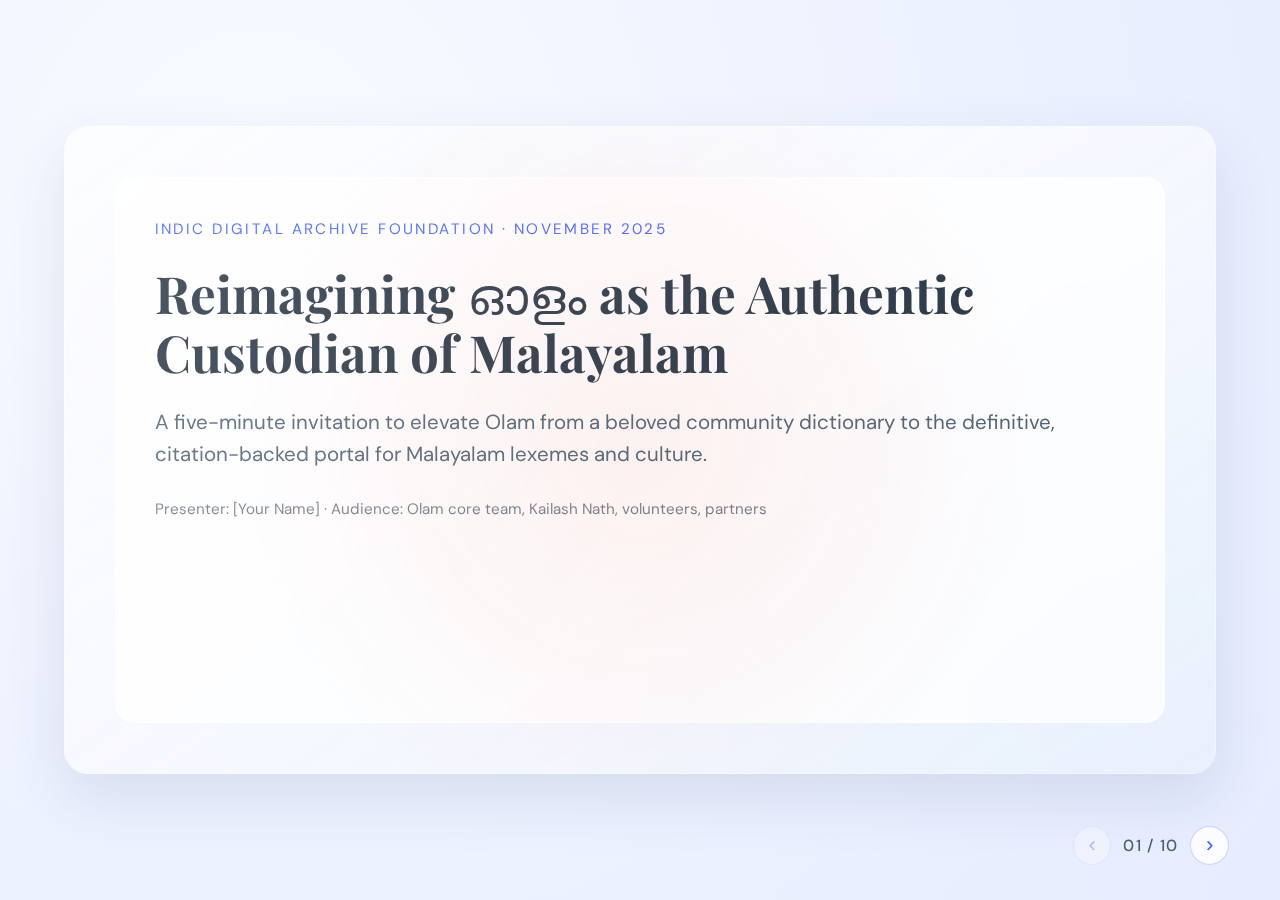
<file: docs/index.html>
<!DOCTYPE html>
<html lang="en">
<head>
  <meta charset="UTF-8" />
  <meta name="viewport" content="width=device-width, initial-scale=1.0" />
  <title>Olam: From Popular Dictionary to Authentic Custodian</title>
  <link rel="preconnect" href="https://fonts.googleapis.com" />
  <link rel="preconnect" href="https://fonts.gstatic.com" crossorigin />
  <link rel="stylesheet" href="styles.css" />
</head>
<body>
  <div class="deck" role="presentation">
    <section class="slide is-active" id="slide-1" data-title="Title" aria-hidden="false">
      <div class="layer">
        <p class="eyebrow">Indic Digital Archive Foundation · November 2025</p>
        <h1>Reimagining <span class="mal">ഓളം</span> as the Authentic Custodian of Malayalam</h1>
        <p class="lede">A five-minute invitation to elevate Olam from a beloved community dictionary to the definitive, citation-backed portal for Malayalam lexemes and culture.</p>
        <p class="footnote">Presenter: [Your Name] · Audience: Olam core team, Kailash Nath, volunteers, partners</p>
      </div>
    </section>

    <section class="slide" id="slide-2" data-title="Today" aria-hidden="true">
      <div class="layer">
        <div class="split">
          <div class="column">
            <span class="badge">Pulse Check</span>
            <h2>Where Olam Stands Today</h2>
            <ul>
              <li><strong>Beloved platform:</strong> Fast English↔Malayalam & Malayalam↔Malayalam search, spanning web, mobile apps, and browser extensions.</li>
              <li><strong>Open heritage:</strong> Olam dataset (>58k lemmas / 125k defs) + Datuk Corpus (83k Malayalam headwords) power community contributions.</li>
              <li><strong>Challenge:</strong> Mixed provenance leads to uneven authority & spelling ambiguity—users crave verifiable, citable answers.</li>
            </ul>
          </div>
          <figure class="embed">
            <iframe src="https://olam.in/dictionary/en/ml/Malayalam" title="Olam dictionary entry preview" loading="lazy" sandbox="allow-same-origin allow-scripts allow-forms"></iframe>
            <figcaption>
              Olam live dictionary snapshot
              <a href="https://olam.in" target="_blank" rel="noopener noreferrer">Visit olam.in</a>
            </figcaption>
          </figure>
        </div>
      </div>
    </section>

    <section class="slide" id="slide-3" data-title="Why Now" aria-hidden="true">
      <div class="layer">
        <h2>Authenticity Is Within Reach</h2>
        <div class="grid">
          <div>
            <h3>Curated Transcripts</h3>
            <p>Gundert Portal editions have undergone meticulous QC; gpura already extracts entries—fast-tracking us past raw OCR cleanup.</p>
          </div>
          <div>
            <h3>Rich Digital Lexica</h3>
            <p>Sayahna Foundation’s <span class="mal">ശബ്ദതാരാവലി</span> release (CC expected) & mille-lemma <code>mlmorph</code> datasets give depth across definitions, synonyms, and morphology.</p>
          </div>
          <div>
            <h3>Unified Stewardship</h3>
            <p>Indic Archive Foundation owns Olam & Granthappura—aligning governance, infrastructure, and community energy has never been simpler.</p>
          </div>
        </div>
      </div>
    </section>

    <section class="slide" id="slide-4" data-title="Footprint" aria-hidden="true">
      <div class="layer">
        <span class="badge" data-tone="warm">Reference Landscape</span>
        <h2>Malayalam Dictionaries Across Today’s Platforms</h2>
        <div class="cards">
          <article class="card" data-variant="primary">
            <h3>Olam Ecosystem</h3>
            <p>Flagship bilingual & monolingual lookup with active contributor base.</p>
            <ul>
              <li>Web dictionary & quick lookup widgets</li>
              <li>Android & iOS apps (last refreshed 2024)</li>
              <li>Browser extensions powering instant translation</li>
            </ul>
          </article>
          <article class="card" data-variant="teal">
            <h3>Granthappura (gpura.in)</h3>
            <p>Digitized lexicons ready for ingestion.</p>
            <ul>
              <li>Gundert 1872 Malayalam-English dictionary</li>
              <li>Bailey 1849 bilingual volume</li>
              <li>Heritage glossaries with cleaned transcripts</li>
            </ul>
          </article>
          <article class="card" data-variant="warm">
            <h3>Partner Releases</h3>
            <p>Complementary open assets extend depth.</p>
            <ul>
              <li>Sayahna’s <span class="mal">ശബ്ദതാരാവലി</span> (CC-licensed, in prep)</li>
              <li><code>mlmorph</code> morphology lexicon</li>
              <li>Kailash Nath’s Datuk Corpus APIs</li>
            </ul>
          </article>
        </div>
      </div>
    </section>

    <section class="slide" id="slide-5" data-title="Vision" aria-hidden="true">
      <div class="layer">
        <h2>The Olam 2.0 Promise</h2>
        <ul>
          <li><strong>Citation-backed dictionary:</strong> Every entry links to authoritative sources (Bailey 1849, Gundert 1872, Sabdatharavali, etc.).</li>
          <li><strong>Orthography authority:</strong> Real-time spelling guidance aligned with historical reforms and modern usage.</li>
          <li><strong>Semantic bridge:</strong> Synonyms, usage notes, pronunciation, and morphology uniting Malayalam speakers with global audiences.</li>
        </ul>
      </div>
    </section>

    <section class="slide" id="slide-6" data-title="Demo" aria-hidden="true">
      <div class="layer layer-scroll">
        <span class="badge" data-tone="teal">Experience Preview</span>
        <h2>Imagining the Olam 2.0 Reference Page</h2>
        <div class="mock" role="group" aria-label="Concept design of the Olam 2.0 dictionary entry page">
          <div class="mock-main">
            <header class="mock-toolbar">
              <span class="mock-brand mal">ഓളം 2.0</span>
              <div class="mock-search">Search lemmas, citations, audio…</div>
              <span class="mock-pill">Malayalam · Roman</span>
              <span class="mock-pill" data-tone="warm">Saved · 1.2k</span>
            </header>
            <div class="mock-tabs">
              <span class="mock-tab is-active">Definition</span>
              <span class="mock-tab">Synonyms</span>
              <span class="mock-tab">Usage</span>
              <span class="mock-tab">Morphology</span>
            </div>
            <article class="mock-entry">
              <h3 class="mock-headword"><span class="mal">വാക്ക്</span> <span class="mock-ipa">/ʋaːkː/</span></h3>
              <p class="mock-gloss">Word; speech; a solemn promise or declaration.</p>
              <ul class="mock-senses">
                <li><strong>Sense 1:</strong> Spoken utterance or lexical item. <span class="mock-citation">Gundert (1872)</span></li>
                <li><strong>Sense 2:</strong> Commitment or assurance given verbally. <span class="mock-citation">Sabdatharavali</span></li>
              </ul>
              <div class="mock-meta">
                <span class="mock-chip">mlmorph ✓</span>
                <span class="mock-chip" data-tone="warm">Usage note</span>
                <span class="mock-chip" data-tone="teal">Audio clip</span>
                <span class="mock-chip" data-tone="accent">CEFR B2</span>
              </div>
            </article>
            <section class="mock-sentences" aria-label="Example sentences">
              <h4>Example sentences</h4>
              <div class="mock-sentence">
                <p class="mal">അവൾ നൽകിയ വാക്ക് ഇന്നും സമൂഹം ഓർക്കുന്നു.</p>
                <p>The community still remembers the promise she made.</p>
                <footer>
                  <span class="mock-tag" data-tone="accent">Formal</span>
                  <span class="mock-tag" data-tone="teal">Govt archive 2023</span>
                  <button class="mock-audio" type="button">Play</button>
                </footer>
              </div>
              <div class="mock-sentence">
                <p class="mal">വാക്ക് തെറ്റാതെ കൈകാര്യം ചെയ്യുക എന്നതാണ് നമ്മുടെ സംസ്കാരം.</p>
                <p>Honouring one’s word is central to our culture.</p>
                <footer>
                  <span class="mock-tag">Cultural note</span>
                  <span class="mock-tag" data-tone="warm">Community oral history</span>
                  <button class="mock-audio" type="button">Play</button>
                </footer>
              </div>
            </section>
            <section class="mock-extras" aria-label="Extended lexical features">
              <div class="mock-extra">
                <h4>Inflectional paradigm</h4>
                <table class="mock-table">
                  <thead>
                    <tr>
                      <th scope="col">Case</th>
                      <th scope="col">Singular</th>
                      <th scope="col">Plural</th>
                    </tr>
                  </thead>
                  <tbody>
                    <tr>
                      <td>Nominative</td>
                      <td class="mal">വാക്ക്</td>
                      <td class="mal">വാക്കുകൾ</td>
                    </tr>
                    <tr>
                      <td>Dative</td>
                      <td class="mal">വാക്കിന്</td>
                      <td class="mal">വാക്കുകൾക്ക്</td>
                    </tr>
                    <tr>
                      <td>Locative</td>
                      <td class="mal">വാക്കിൽ</td>
                      <td class="mal">വാക്കുകളിൽ</td>
                    </tr>
                  </tbody>
                </table>
              </div>
              <div class="mock-extra">
                <h4>Collocations &amp; phrases</h4>
                <ul class="mock-collocations">
                  <li><span class="mal">വാക്ക് പാലിക്കുക</span> <span>Promise kept</span></li>
                  <li><span class="mal">വാക്ക് തെറ്റുക</span> <span>Break one’s word</span></li>
                  <li><span class="mal">വാക്ക് ഒതുക്കം</span> <span>Economy of words</span></li>
                </ul>
              </div>
            </section>
            <section class="mock-bilingual" aria-label="Bilingual context">
              <h4>Aligned cross-lingual usage</h4>
              <div class="mock-alignments">
                <div class="mock-alignment">
                  <header>
                    <span>Govt Gazette (Malayalam)</span>
                    <span>OpenParl API</span>
                  </header>
                  <p class="mal">മന്ത്രിസഭ നൽകിയ വാക്ക് പ്രകാരം പദ്ധതി പുനഃരാരംഭിക്കും.</p>
                  <p>“As pledged by the Cabinet, the programme will restart.”</p>
                </div>
                <div class="mock-alignment">
                  <header>
                    <span>Lingua Archive</span>
                    <span>Bilingual corpora</span>
                  </header>
                  <p class="mal">അവൻ വാക്ക് പാലിച്ചില്ലെന്ന വിമർശനം ഉയർന്നു.</p>
                  <p>Criticism emerged that he failed to keep his word.</p>
                </div>
              </div>
            </section>
            <section class="mock-graph" aria-label="Semantic network overview">
              <h4>Semantic map · WordNet alignment</h4>
              <div class="mock-graph-canvas">
                <span class="mock-node" data-pos="center"><span class="mal">വാക്ക്</span> · synset 05631689-n</span>
                <span class="mock-node" data-pos="left">Speech act</span>
                <span class="mock-node" data-pos="right">Promise</span>
                <span class="mock-node" data-pos="top">Utterance</span>
                <span class="mock-node" data-pos="bottom">Lexeme</span>
                <span class="mock-edge" data-edge="left" aria-hidden="true"></span>
                <span class="mock-edge" data-edge="right" aria-hidden="true"></span>
                <span class="mock-edge" data-edge="top" aria-hidden="true"></span>
                <span class="mock-edge" data-edge="bottom" aria-hidden="true"></span>
              </div>
            </section>
            <section class="mock-timeline" aria-label="Usage frequency timeline">
              <header>
                <strong>Corpus frequency trend</strong>
                Datuk Corpus + Malayalam news (monthly lookups)
              </header>
              <div class="mock-timeline-canvas">
                <div class="mock-timeline-track" aria-hidden="true"></div>
                <div class="mock-timeline-line" aria-hidden="true"></div>
                <div class="mock-timeline-points" aria-hidden="true">
                  <span class="mock-timeline-point"></span>
                  <span class="mock-timeline-point" data-tone="teal"></span>
                  <span class="mock-timeline-point"></span>
                  <span class="mock-timeline-point"></span>
                </div>
                <div class="mock-timeline-labels" aria-hidden="true">
                  <span>2022</span>
                  <span>2023</span>
                  <span>2024</span>
                  <span>2025</span>
                </div>
              </div>
            </section>
            <section class="mock-learning" aria-label="Learner tools">
              <div class="mock-tool">
                <strong>Flashcard deck</strong>
                <p>Add this sense to “Legal Vocabulary” spaced-repetition set.</p>
                <footer>Next review · in 3 days</footer>
              </div>
              <div class="mock-tool">
                <strong>Quiz me</strong>
                <p>Generate cloze questions using Datuk Corpus sentences tagged with CEFR B2.</p>
                <footer>5 new questions available</footer>
              </div>
              <div class="mock-tool">
                <strong>Share citation</strong>
                <p>Create MLA/Chicago citation snippets with canonical source metadata.</p>
                <footer>Exports · PDF · Markdown</footer>
              </div>
            </section>
            <section class="mock-citations">
              <h4>Authority citations</h4>
              <ul>
                <li><strong>Gundert, 1872</strong> · p.312 · <em>Malayāḷa–English Dictionary</em></li>
                <li><strong>Bailey, 1849</strong> · p.201 · <em>Dictionary, English &amp; Malayalam</em></li>
                <li><strong>Sabdatharavali, 1930</strong> · Vol. 1 · entry 4821</li>
              </ul>
            </section>
          </div>
          <aside class="mock-sidebar">
            <div class="mock-panel">
              <h4>Cross references</h4>
              <ul class="mock-list">
                <li><span class="mal">വാചകം</span> · sentence</li>
                <li><span class="mal">പ്രതിജ്ഞ</span> · pledge</li>
                <li><span class="mal">വാക്യം</span> · clause</li>
                <li><span class="mal">പദം</span> · term</li>
              </ul>
            </div>
            <div class="mock-panel">
              <h4>Signals</h4>
              <div class="mock-stat-grid">
                <div class="mock-stat">
                  <span class="mock-stat-value">03</span>
                  <span class="mock-stat-label">Sources</span>
                </div>
                <div class="mock-stat">
                  <span class="mock-stat-value">12</span>
                  <span class="mock-stat-label">Usage notes</span>
                </div>
                <div class="mock-stat">
                  <span class="mock-stat-value">24k</span>
                  <span class="mock-stat-label">Monthly lookups</span>
                </div>
                <div class="mock-stat">
                  <span class="mock-stat-value">92%</span>
                  <span class="mock-stat-label">Spell confidence</span>
                </div>
                <div class="mock-stat">
                  <span class="mock-stat-value">↑12%</span>
                  <span class="mock-stat-label">Trend vs. last week</span>
                </div>
              </div>
            </div>
            <div class="mock-panel" data-variant="outline">
              <h4>Standards alignment</h4>
              <ul class="mock-list">
                <li>WordNet synset 05631689-n (speech act)</li>
                <li>LIFT entry GUID: `olam-0004821` (rev 12)</li>
                <li>Semantic domain: SIL 24.1 “Communication”</li>
                <li>OntoLex-Lemon IRI mapped to Wikidata Q185197</li>
              </ul>
            </div>
            <div class="mock-panel">
              <h4>Powered by</h4>
              <ul class="mock-list">
                <li>gpura transcripts with editorial review</li>
                <li>Sayahna open corpus</li>
                <li>Community pronunciation bank</li>
              </ul>
            </div>
          </aside>
        </div>
      </div>
    </section>

    <section class="slide" id="slide-7" data-title="Standards" aria-hidden="true">
      <div class="layer">
        <span class="badge" data-tone="teal">Data Spine</span>
        <h2>Standards That Unlock Rich Dictionary Experiences</h2>
        <div class="cards">
          <article class="card" data-variant="primary">
            <h3>WordNet &amp; Concept Graphs</h3>
            <p>Synset IDs, semantic relations, and multilingual alignments enable Visuwords-style navigation, semantic search, and concept clustering.</p>
            <ul>
              <li>Link each sense to Princeton WordNet synsets</li>
              <li>Surface hypernyms/meronyms, antonyms, entailments</li>
              <li>Expose graph API &amp; visual explorer widgets</li>
            </ul>
          </article>
          <article class="card" data-variant="teal">
            <h3>SIL LIFT + Semantic Domains</h3>
            <p>Structured entries with audit trails, multimedia, and taxonomy tags map neatly to community workflows and thematic browsing.</p>
            <ul>
              <li>Round-trip edits with WeSay/FieldWorks</li>
              <li>Tag senses with RapidWords semantic domains</li>
              <li>Capture audio, usage examples, contributor history</li>
            </ul>
          </article>
          <article class="card" data-variant="warm">
            <h3>TEI Lex-0 &amp; OntoLex-Lemon</h3>
            <p>Encode legacy citations faithfully while publishing linked-data APIs that interoperate with Wikidata and allied archives.</p>
            <ul>
              <li>Preserve historical orthography &amp; provenance</li>
              <li>Expose REST + SPARQL endpoints for partners</li>
              <li>Power timeline, citation, and license dashboards</li>
            </ul>
          </article>
        </div>
        <p class="footnote">Combine these layers for source-backed definitions, semantic exploration, and data portability across Indic Archive properties.</p>
      </div>
    </section>

    <section class="slide" id="slide-8" data-title="Roadmap" aria-hidden="true">
      <div class="layer">
        <h2>Execution Roadmap</h2>
        <ol>
          <li><strong>Integrate sources:</strong> Pipeline gpura/Gundert transcripts + Sayahna datasets into a staging corpus; map 
            <code>mlmorph</code> lexemes for coverage checks.</li>
          <li><strong>Verify & enrich:</strong> Volunteer editorial sprints, linguist review board, automated spelling/morphology validation.</li>
          <li><strong>Release & iterate:</strong> Launch citation-rich UI/API, authoritative spelling service, and contributor dashboards.</li>
        </ol>
      </div>
    </section>

    <section class="slide" id="slide-9" data-title="Community" aria-hidden="true">
      <div class="layer">
        <h2>Community & Partnership Roles</h2>
        <ul>
          <li><strong>Tech team:</strong> Harden ETL, design schema for multi-source citations, ensure 16:9-friendly UX.</li>
          <li><strong>Linguists & scholars:</strong> Curate orthography standards, approve citations, write usage notes.</li>
          <li><strong>Volunteers:</strong> Proof transcripts, triage backlog, document processes, localize interfaces.</li>
          <li><strong>Partners:</strong> Formalize agreements with Gundert Portal, Sayahna, and maintain licensing clarity.</li>
        </ul>
      </div>
    </section>

    <section class="slide" id="slide-10" data-title="Discussion" aria-hidden="true">
      <div class="layer">
        <h2>Discussion Prompts (15 minutes)</h2>
        <div class="grid prompts">
          <div>
            <h3>Source Priorities</h3>
            <p>Which dictionaries land first? How do we mix bilingual, synonym, and morphology resources?</p>
          </div>
          <div>
            <h3>Governance</h3>
            <p>What does the citation & spelling review board look like? How do community edits flow?</p>
          </div>
          <div>
            <h3>Sustainability</h3>
            <p>Funding avenues, volunteer retention, documentation, and long-term institutional partnerships.</p>
          </div>
        </div>
        <p class="closing">Goal: leave today with owners for each workstream and a shared launch timeline.</p>
      </div>
    </section>
  </div>

  <nav class="controls" aria-label="Slide navigation">
    <button class="control" id="prev" title="Previous slide" aria-label="Previous slide">‹</button>
  <span class="indicator" id="indicator">01 / 10</span>
    <button class="control" id="next" title="Next slide" aria-label="Next slide">›</button>
  </nav>

  <script src="script.js"></script>
</body>
</html>
</file>
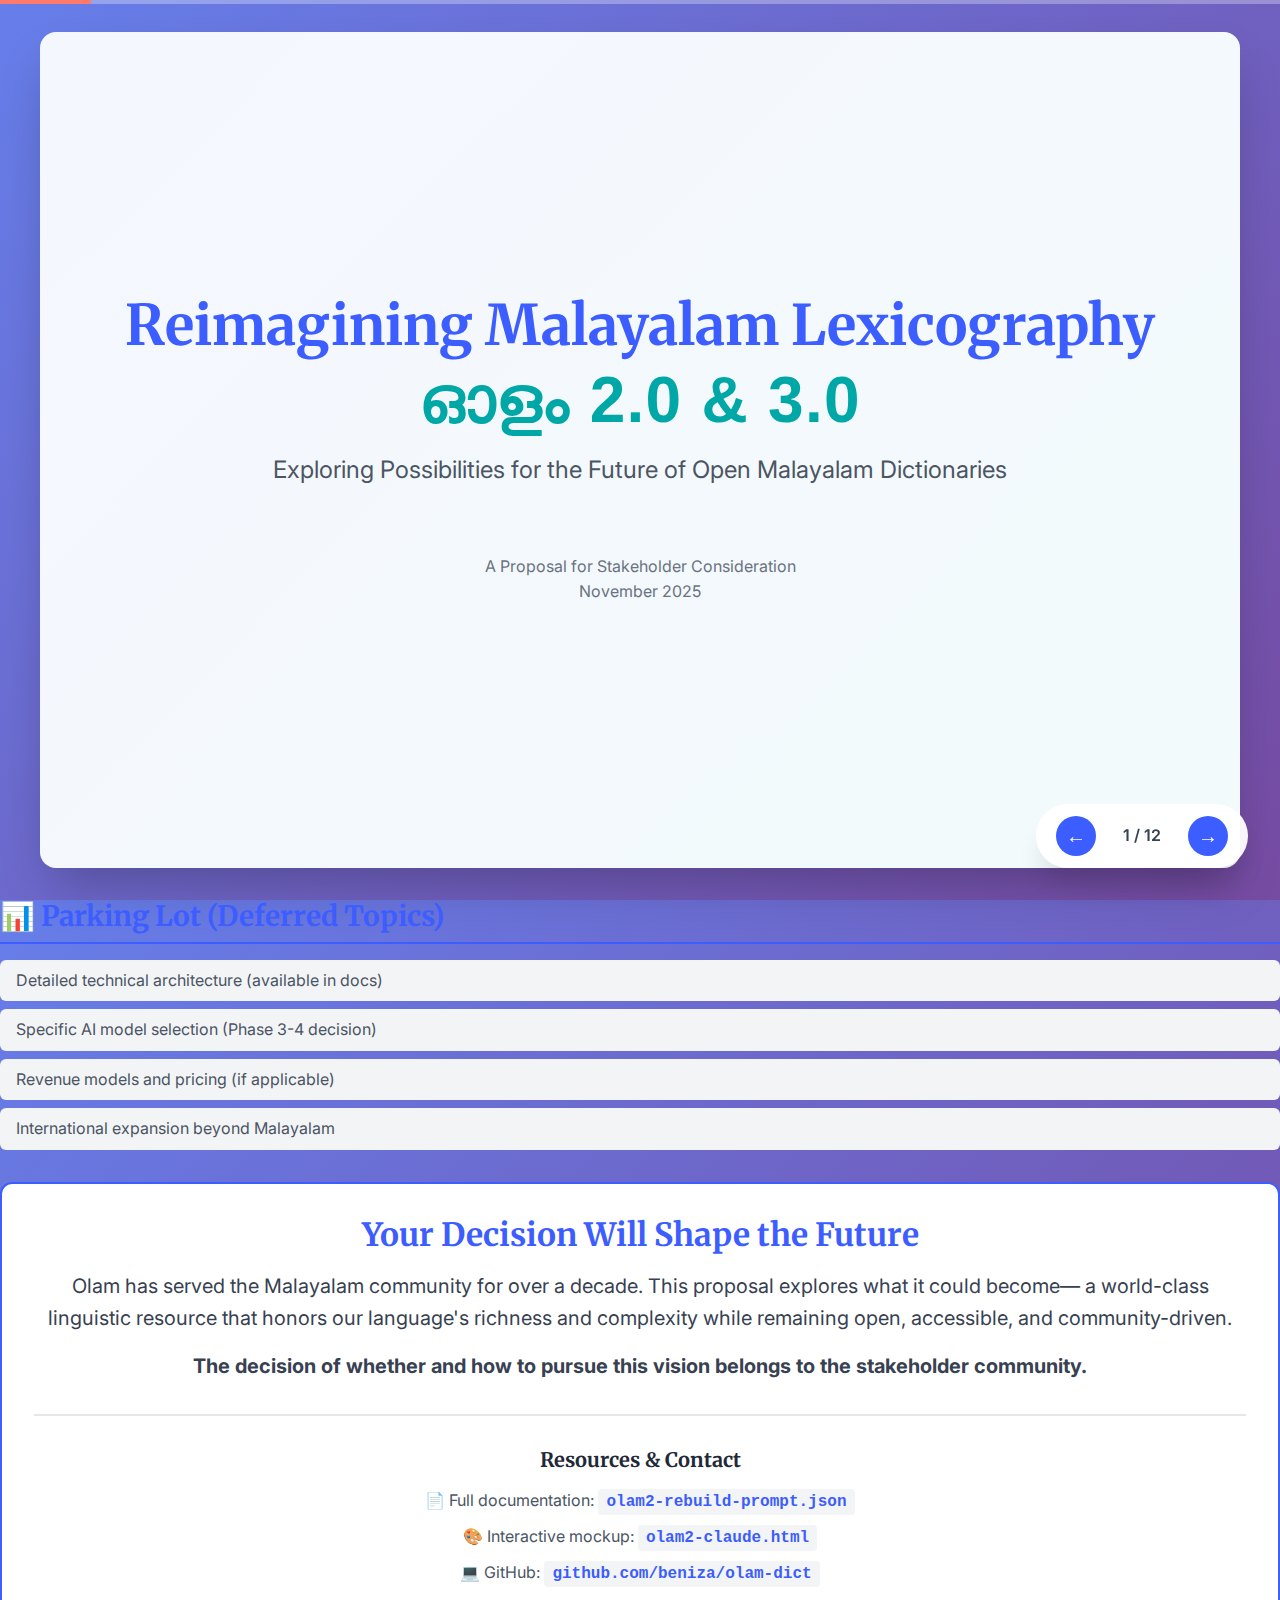
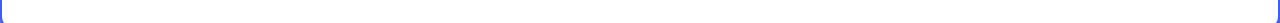
<file: presentation-claude.html>
<!DOCTYPE html>
<html lang="en">
<head>
  <meta charset="UTF-8">
  <meta name="viewport" content="width=device-width, initial-scale=1.0">
  <title>Olam 2.0 & 3.0: Reimagining Malayalam Lexicography</title>
  <link rel="stylesheet" href="presentation-claude.css">
  <link rel="preconnect" href="https://fonts.googleapis.com">
  <link rel="preconnect" href="https://fonts.gstatic.com" crossorigin>
  <link href="https://fonts.googleapis.com/css2?family=Inter:wght@400;500;600;700&family=Merriweather:wght@700;900&display=swap" rel="stylesheet">
  <link href="https://smc.org.in/fonts/raghumalayalamsans.css" rel="stylesheet">
</head>
<body>

  <!-- Slide Navigation -->
  <div class="slide-nav">
    <button class="nav-btn prev-btn" onclick="previousSlide()">←</button>
    <span class="slide-counter"><span id="current-slide">1</span> / <span id="total-slides">12</span></span>
    <button class="nav-btn next-btn" onclick="nextSlide()">→</button>
  </div>

  <!-- Progress Bar -->
  <div class="progress-bar">
    <div class="progress-fill" id="progress"></div>
  </div>

  <!-- Slides Container -->
  <div class="slides-container">

    <!-- Slide 1: Title -->
    <section class="slide active" data-slide="1">
      <div class="slide-content title-slide">
        <h1 class="main-title">
          Reimagining Malayalam Lexicography
          <span class="malayalam-title">ഓളം 2.0 & 3.0</span>
        </h1>
        <p class="subtitle">Exploring Possibilities for the Future of Open Malayalam Dictionaries</p>
        <div class="title-meta">
          <p>A Proposal for Stakeholder Consideration</p>
          <p>November 2025</p>
        </div>
      </div>
    </section>

    <!-- Slide 2: What is a Dictionary? -->
    <section class="slide" data-slide="2">
      <div class="slide-content">
        <h2>What is a Dictionary?</h2>
        <p class="slide-intro">More than a collection of words—a multifaceted linguistic resource</p>
        
        <div class="functions-grid">
          <div class="function-card">
            <div class="function-icon">📖</div>
            <h3>Normative Function</h3>
            <p>Custodian of correct usage, spelling, and meaning</p>
            <cite>Landau (2001) - Dictionaries: The Art and Craft of Lexicography</cite>
          </div>

          <div class="function-card">
            <div class="function-icon">🔍</div>
            <h3>Descriptive Function</h3>
            <p>Records how words are actually used in language communities</p>
            <cite>Zgusta (1971) - Manual of Lexicography</cite>
          </div>

          <div class="function-card">
            <div class="function-icon">🕸️</div>
            <h3>Semantic Network</h3>
            <p>Maps relationships: synonyms, antonyms, hypernyms, collocations</p>
            <cite>Fellbaum (1998) - WordNet: An Electronic Lexical Database</cite>
          </div>

          <div class="function-card">
            <div class="function-icon">🌱</div>
            <h3>Etymological Function</h3>
            <p>Traces word origins and historical development</p>
            <cite>Durkin (2009) - The Oxford Guide to Etymology</cite>
          </div>

          <div class="function-card">
            <div class="function-icon">🎭</div>
            <h3>Cultural Documentation</h3>
            <p>Preserves cultural concepts and traditional knowledge</p>
            <cite>Bowker & Pearson (2002) - Working with Specialized Language</cite>
          </div>

          <div class="function-card">
            <div class="function-icon">🎓</div>
            <h3>Pedagogical Function</h3>
            <p>Supports language learning with examples, pronunciation, usage notes</p>
            <cite>Atkins & Rundell (2008) - Oxford Guide to Practical Lexicography</cite>
          </div>

          <div class="function-card">
            <div class="function-icon">🌉</div>
            <h3>Bilingual Bridge</h3>
            <p>Facilitates translation and cross-cultural communication</p>
            <cite>Adamska-Sałaciak (2010) - Examining equivalence</cite>
          </div>

          <div class="function-card">
            <div class="function-icon">🤖</div>
            <h3>Computational Resource</h3>
            <p>Structured data for NLP, machine translation, text analysis</p>
            <cite>Navigli & Ponzetto (2012) - BabelNet: Large-scale multilingual semantic network</cite>
          </div>
        </div>
      </div>
    </section>

    <!-- Slide 3: Malayalam Lexicography Landscape -->
    <section class="slide" data-slide="3">
      <div class="slide-content">
        <h2>Malayalam Lexicography: Past to Present</h2>
        
        <div class="timeline">
          <div class="timeline-item">
            <div class="timeline-year">1849-1872</div>
            <div class="timeline-content">
              <h3>Pioneer Era</h3>
              <p>Bailey (1849), Gundert School Dictionary (1870), Gundert Malayalam-English Dictionary (1872)</p>
            </div>
          </div>

          <div class="timeline-item">
            <div class="timeline-year">1907-1930</div>
            <div class="timeline-content">
              <h3>Expansion Period</h3>
              <p>Tobias Zacharias English-Malayalam (1907), Sabdatharavali by Padmanabha Pillai (1930)</p>
            </div>
          </div>

          <div class="timeline-item">
            <div class="timeline-year">2000s</div>
            <div class="timeline-content">
              <h3>Digital Era Begins</h3>
              <p>Malayalam WordNet, digitization efforts by Swathanthra Malayalam Computing</p>
            </div>
          </div>

          <div class="timeline-item highlight">
            <div class="timeline-year">2010</div>
            <div class="timeline-content">
              <h3>Olam 1.0 Launch</h3>
              <p>First comprehensive online Malayalam dictionary platform by Indic Archive Foundation</p>
            </div>
          </div>

          <div class="timeline-item">
            <div class="timeline-year">2025</div>
            <div class="timeline-content">
              <h3>Today</h3>
              <p>180,000+ entries aggregating 5 sources, with mobile apps and browser extensions</p>
            </div>
          </div>
        </div>

        <div class="landscape-analysis">
          <div class="analysis-box gap">
            <h4>The Gap</h4>
            <ul>
              <li>Fragmented user experience across sources</li>
              <li>Limited semantic relationship mapping</li>
              <li>Minimal pedagogical scaffolding</li>
              <li>No pronunciation guidance</li>
              <li>Static, non-adaptive interface</li>
            </ul>
          </div>

          <div class="analysis-box opportunity">
            <h4>The Opportunity</h4>
            <ul>
              <li>Rich historical data ready to leverage</li>
              <li>Active open-source community</li>
              <li>Modern NLP tools for Malayalam</li>
              <li>Growing demand for language learning</li>
              <li>Unique position as community-owned resource</li>
            </ul>
          </div>
        </div>
      </div>
    </section>

    <!-- Slide 4: Olam 1.0 Current State -->
    <section class="slide" data-slide="4">
      <div class="slide-content">
        <h2>Olam 1.0: Where We Are Today</h2>
        
        <div class="current-state-grid">
          <div class="state-section strengths">
            <h3>✅ Strengths</h3>
            <ul>
              <li><strong>180,000+ entries</strong> across multiple authoritative sources</li>
              <li><strong>Open source</strong> and community-driven platform</li>
              <li><strong>Multi-dictionary aggregation</strong> (Olam English-Malayalam, Datuk, Gundert, and others)</li>
              <li><strong>Basic search</strong> functionality working reliably</li>
              <li><strong>Established brand</strong> with user trust since 2010</li>
              <li><strong>Mobile & web presence</strong> (Android, iOS apps, browser extensions)</li>
            </ul>
          </div>

          <div class="state-section limitations">
            <h3>⚠️ Limitations</h3>
            <ul>
              <li><strong>Interface:</strong> Search buried in navigation, not prominent</li>
              <li><strong>No morphology parsing:</strong> Searching inflected forms fails</li>
              <li><strong>Flat presentation:</strong> No etymology, semantic relations visible</li>
              <li><strong>Missing features:</strong> No pronunciation, spelling guidance, examples</li>
              <li><strong>Mobile UX:</strong> Not optimized for mobile-first usage</li>
              <li><strong>No personalization:</strong> One-size-fits-all experience</li>
            </ul>
          </div>
        </div>

        <div class="user-feedback">
          <h3>📢 User Feedback Themes</h3>
          <div class="feedback-quotes">
            <blockquote>
              <p>"I search for വാക്കിന് (inflected) but get no results. Should show me വാക്ക് automatically."</p>
              <footer>— Language learner, Kochi</footer>
            </blockquote>
            <blockquote>
              <p>"Need to see examples of how words are actually used, not just definitions."</p>
              <footer>— Translator, Thiruvananthapuram</footer>
            </blockquote>
            <blockquote>
              <p>"Want to know if my spelling is correct. Dictionary should help me learn proper Malayalam."</p>
              <footer>— Student, Kozhikode</footer>
            </blockquote>
          </div>
        </div>

        <div class="stat-callout">
          <p class="stat-label">The Bottom Line:</p>
          <p class="stat-value">Olam has the data, but not yet the experience to be the definitive Malayalam dictionary</p>
        </div>
      </div>
    </section>

    <!-- Slide 5: User Needs in 2025 -->
    <section class="slide" data-slide="5">
      <div class="slide-content">
        <h2>User Needs in 2025</h2>
        <p class="slide-intro">Different user groups have distinct requirements</p>
        
        <div class="user-needs-grid">
          <div class="user-persona">
            <div class="persona-header learner">
              <div class="persona-icon">👨‍🎓</div>
              <h3>Language Learners</h3>
            </div>
            <div class="persona-needs">
              <h4>They need:</h4>
              <ul>
                <li>Simple, clear definitions</li>
                <li>Pronunciation guidance (audio + IPA)</li>
                <li>Example sentences in context</li>
                <li>Spelling corrections (common errors)</li>
                <li>Progressive difficulty (CEFR levels)</li>
                <li>Mobile-first experience</li>
              </ul>
            </div>
          </div>

          <div class="user-persona">
            <div class="persona-header researcher">
              <div class="persona-icon">🔬</div>
              <h3>Researchers & Linguists</h3>
            </div>
            <div class="persona-needs">
              <h4>They need:</h4>
              <ul>
                <li>Etymology and historical development</li>
                <li>Corpus frequency data</li>
                <li>Dialect variations</li>
                <li>Morphological analysis</li>
                <li>Semantic relations (WordNet)</li>
                <li>Exportable, citable data (TEI, LIFT)</li>
              </ul>
            </div>
          </div>

          <div class="user-persona">
            <div class="persona-header translator">
              <div class="persona-icon">🌐</div>
              <h3>Translators & Writers</h3>
            </div>
            <div class="persona-needs">
              <h4>They need:</h4>
              <ul>
                <li>Contextual usage examples</li>
                <li>Register information (formal/informal)</li>
                <li>Synonyms and alternatives</li>
                <li>Collocations and idioms</li>
                <li>Domain-specific terminology</li>
                <li>Quick lookup (browser extension)</li>
              </ul>
            </div>
          </div>

          <div class="user-persona">
            <div class="persona-header developer">
              <div class="persona-icon">💻</div>
              <h3>Developers & NLP Engineers</h3>
            </div>
            <div class="persona-needs">
              <h4>They need:</h4>
              <ul>
                <li>RESTful API access</li>
                <li>Structured data (JSON-LD)</li>
                <li>Bulk download for training</li>
                <li>Semantic embeddings</li>
                <li>Real-time updates</li>
                <li>GraphQL for flexible queries</li>
              </ul>
            </div>
          </div>
        </div>

        <div class="insight-box">
          <strong>Key Insight:</strong> No single feature satisfies all users. We need a modular, adaptive platform that serves diverse needs while maintaining simplicity.
        </div>
      </div>
    </section>

    <!-- Slide 6: Vision - Reimagining Olam -->
    <section class="slide" data-slide="6">
      <div class="slide-content">
        <h2>What Olam Could Become: A Vision</h2>
        
        <div class="vision-statement">
          <h3>The Possibility</h3>
          <p class="mission-text">Olam could evolve into the <strong>Authentic Malayalam Dictionary</strong> that preserves heritage while embracing innovation—serving learners, scholars, and technologists with equal excellence.</p>
        </div>

        <div class="vision-pillars">
          <div class="pillar">
            <div class="pillar-number">1</div>
            <h4>Search-First Architecture</h4>
            <p>Search is THE primary action—make it prominent, fast, and intelligent</p>
          </div>

          <div class="pillar">
            <div class="pillar-number">2</div>
            <h4>Multi-Source Truth</h4>
            <p>Present all dictionaries with attribution—no single source monopoly</p>
          </div>

          <div class="pillar">
            <div class="pillar-number">3</div>
            <h4>Educational Scaffolding</h4>
            <p>Help users learn Malayalam structure (morphology, etymology, relations)</p>
          </div>

          <div class="pillar">
            <div class="pillar-number">4</div>
            <h4>Malayalam-First Design</h4>
            <p>Authentic Malayalam content throughout—not English-centric</p>
          </div>

          <div class="pillar">
            <div class="pillar-number">5</div>
            <h4>Community Ownership</h4>
            <p>Open source, transparent governance, contributor recognition</p>
          </div>

          <div class="pillar">
            <div class="pillar-number">6</div>
            <h4>AI Augmentation</h4>
            <p>AI amplifies human expertise—doesn't replace lexicographers</p>
          </div>
        </div>

        <div class="competitive-edge">
          <h4>🎯 What Makes Us Unique</h4>
          <div class="edge-grid">
            <div class="edge-item">✓ Only community-owned Malayalam dictionary</div>
            <div class="edge-item">✓ Largest multi-source aggregation (5 dictionaries)</div>
            <div class="edge-item">✓ Open data + Open source</div>
            <div class="edge-item">✓ Academic rigor meets modern UX</div>
            <div class="edge-item">✓ Built for AI era from ground up</div>
            <div class="edge-item">✓ Preserves heritage, embraces innovation</div>
          </div>
        </div>
      </div>
    </section>

    <!-- Slide 7: Two Possible Evolution Phases -->
    <section class="slide" data-slide="7">
      <div class="slide-content">
        <h2>Two Possible Evolution Phases</h2>
        
        <div class="evolution-phases">
          <div class="phase-box phase-2">
            <div class="phase-header">
              <h3>Olam 2.0</h3>
              <span class="phase-timeline">Year 1-2</span>
            </div>
            <h4>Foundation: Modern UX + Multi-Source + Linguistic Features</h4>
            
            <div class="phase-features">
              <div class="feature-category">
                <h5>🎨 User Experience</h5>
                <ul>
                  <li>Search-first hero with prominent search bar</li>
                  <li>Modern glassmorphism design</li>
                  <li>Mobile-first responsive layout</li>
                  <li>Color-coded information hierarchy</li>
                </ul>
              </div>

              <div class="feature-category">
                <h5>📚 Dictionary Features</h5>
                <ul>
                  <li>Multi-dictionary presentation (5 sources)</li>
                  <li>Morphological parsing (mlmorph integration)</li>
                  <li>Etymology visualization (Sanskrit → PIE)</li>
                  <li>Semantic relations (synonyms, antonyms, hypernyms)</li>
                </ul>
              </div>

              <div class="feature-category">
                <h5>🎓 Educational Tools</h5>
                <ul>
                  <li>Spelling corrections (prescriptive)</li>
                  <li>Similar spellings (descriptive)</li>
                  <li>Usage examples</li>
                  <li>VisuWords semantic graph (Malayalam)</li>
                </ul>
              </div>
            </div>

            <div class="phase-outcome">
              <strong>Potential Outcome:</strong> Transform Olam from basic lookup tool to comprehensive learning platform
            </div>
          </div>

          <div class="phase-box phase-3">
            <div class="phase-header">
              <h3>Olam 3.0</h3>
              <span class="phase-timeline">Year 3+</span>
            </div>
            <h4>Intelligence: Modular Architecture + AI Capabilities</h4>
            
            <div class="phase-concepts">
              <div class="concept-card">
                <h5>💎 Concept 1: Dictionary as Modules</h5>
                <p>Treat each dictionary as pluggable npm-style module</p>
                <ul>
                  <li>Users enable/disable dictionaries on demand</li>
                  <li>Community publishes specialized modules (@olam/medical-terms)</li>
                  <li>Version control for lexical data</li>
                  <li>Hot-swappable, offline-capable</li>
                </ul>
                <div class="concept-benefit">
                  <strong>Benefit:</strong> Distributed innovation—anyone can contribute a dictionary module
                </div>
              </div>

              <div class="concept-card">
                <h5>🤖 Concept 2: AI-Era Dictionary</h5>
                <p>AI transforms dictionary from static reference to intelligent partner</p>
                <ul>
                  <li>Contextual definition selection (shows right sense based on context)</li>
                  <li>Semantic search ("word for someone who never gives up")</li>
                  <li>Personalized learning paths</li>
                  <li>Pronunciation coaching with feedback</li>
                  <li>Conversational interface (ask questions in natural language)</li>
                  <li>Real-time corpus insights (trending usage)</li>
                </ul>
                <div class="concept-benefit">
                  <strong>Benefit:</strong> Dictionary that learns and adapts to each user
                </div>
              </div>
            </div>

            <div class="phase-outcome">
              <strong>Outcome:</strong> Olam becomes intelligent language partner, not just lookup tool
            </div>
          </div>
        </div>

        <div class="why-phased">
          <h4>Why This Phased Approach?</h4>
          <ul>
            <li><strong>Risk mitigation:</strong> Validate 2.0 UX before investing in AI infrastructure</li>
            <li><strong>Data quality:</strong> Clean, structured 2.0 data feeds better AI in 3.0</li>
            <li><strong>Community buy-in:</strong> Show tangible 2.0 results before ambitious 3.0</li>
            <li><strong>Resource realism:</strong> 2.0 can be built with existing team; 3.0 needs expanded capacity</li>
          </ul>
        </div>
      </div>
    </section>

    <!-- Slide 8: Leveraging Existing Assets -->
    <section class="slide" data-slide="8">
      <div class="slide-content">
        <h2>Leveraging Existing Assets</h2>
        <p class="slide-intro">We have rich resources ready to harness</p>
        
        <div class="assets-grid">
          <div class="asset-card">
            <h3>📖 Dictionary Sources</h3>
            <div class="asset-list">
              <div class="asset-item">
                <strong>Gundert (1872)</strong>
                <span>32,000+ entries, Public Domain</span>
              </div>
              <div class="asset-item">
                <strong>Sabdatharavali</strong>
                <span>Comprehensive modern reference</span>
              </div>
              <div class="asset-item">
                <strong>Bailey, Datuk</strong>
                <span>Historical perspectives</span>
              </div>
              <div class="asset-item">
                <strong>Malayalam WordNet</strong>
                <span>Semantic network, 10K+ synsets</span>
              </div>
              <div class="asset-item">
                <strong>Olam Core</strong>
                <span>Community-verified entries</span>
              </div>
            </div>
            <div class="asset-total">Total: 180,000+ entries</div>
          </div>

          <div class="asset-card">
            <h3>🛠️ Tools & Infrastructure</h3>
            <div class="asset-list">
              <div class="asset-item">
                <strong>mlmorph</strong>
                <span>Malayalam morphological analyzer (SMC)</span>
              </div>
              <div class="asset-item">
                <strong>RaghuMalayalamSans</strong>
                <span>Open font with proper conjunct support</span>
              </div>
              <div class="asset-item">
                <strong>Existing API</strong>
                <span>Current Olam 1.0 backend</span>
              </div>
              <div class="asset-item">
                <strong>GitHub Infrastructure</strong>
                <span>Version control, CI/CD, hosting</span>
              </div>
            </div>
          </div>

          <div class="asset-card">
            <h3>👥 Community</h3>
            <div class="asset-list">
              <div class="asset-item">
                <strong>Active Contributors</strong>
                <span>Lexicographers, developers, reviewers</span>
              </div>
              <div class="asset-item">
                <strong>SMC Partnership</strong>
                <span>Swathanthra Malayalam Computing</span>
              </div>
              <div class="asset-item">
                <strong>User Base</strong>
                <span>Established trust and usage</span>
              </div>
              <div class="asset-item">
                <strong>Academic Network</strong>
                <span>University connections for research</span>
              </div>
            </div>
          </div>

          <div class="asset-card">
            <h3>📊 Data Standards</h3>
            <div class="asset-list">
              <div class="asset-item">
                <strong>TEI P5</strong>
                <span>Text Encoding Initiative for dictionaries</span>
              </div>
              <div class="asset-item">
                <strong>SIL LIFT</strong>
                <span>Lexicon Interchange Format</span>
              </div>
              <div class="asset-item">
                <strong>Unicode Malayalam</strong>
                <span>Full Unicode 15.0 support</span>
              </div>
              <div class="asset-item">
                <strong>WordNet Format</strong>
                <span>Synset and semantic relation schemas</span>
              </div>
            </div>
          </div>
        </div>

        <div class="leverage-strategy">
          <h4>🎯 Quick Wins (Low-Hanging Fruit)</h4>
          <div class="quick-wins">
            <div class="win-item">✓ Redesign UI with search-first mockups (already designed)</div>
            <div class="win-item">✓ Integrate mlmorph for inflection handling</div>
            <div class="win-item">✓ Consolidate 5 dictionary sources in unified presentation</div>
            <div class="win-item">✓ Add RaghuMalayalamSans for better typography</div>
            <div class="win-item">✓ Export existing data to TEI/LIFT standards</div>
          </div>
        </div>
      </div>
    </section>

    <!-- Slide 9: Building New Capabilities -->
    <section class="slide" data-slide="9">
      <div class="slide-content">
        <h2>Building New Capabilities</h2>
        <p class="slide-intro">Beyond existing assets—what we need to build</p>
        
        <div class="new-capabilities">
          <div class="capability-section">
            <h3>🤖 AI/ML Models</h3>
            <div class="capability-items">
              <div class="capability-item">
                <h4>Malayalam BERT</h4>
                <p>For semantic search and contextual understanding</p>
                <ul>
                  <li>Train on Malayalam Wikipedia + corpus</li>
                  <li>Fine-tune for lexicographic tasks</li>
                  <li>Enable "search by meaning" capability</li>
                </ul>
              </div>
              <div class="capability-item">
                <h4>GPT Fine-tuning</h4>
                <p>For example generation and explanations</p>
                <ul>
                  <li>Fine-tune on Malayalam literature</li>
                  <li>Generate usage examples automatically</li>
                  <li>Provide conversational answers</li>
                </ul>
              </div>
              <div class="capability-item">
                <h4>Speech Models</h4>
                <p>For pronunciation coaching</p>
                <ul>
                  <li>Malayalam ASR (speech recognition)</li>
                  <li>TTS (text-to-speech)</li>
                  <li>Pronunciation assessment</li>
                </ul>
              </div>
            </div>
          </div>

          <div class="capability-section">
            <h3>📊 New Data Collection</h3>
            <div class="capability-items">
              <div class="capability-item">
                <h4>Audio Pronunciations</h4>
                <ul>
                  <li>Record 10,000+ high-frequency words</li>
                  <li>Multiple speakers (dialect diversity)</li>
                  <li>IPA transcriptions for each entry</li>
                </ul>
              </div>
              <div class="capability-item">
                <h4>Usage Examples</h4>
                <ul>
                  <li>Extract from Malayalam Wikipedia</li>
                  <li>Crowdsource from community</li>
                  <li>Validate and rate examples</li>
                </ul>
              </div>
              <div class="capability-item">
                <h4>Corpus Analysis</h4>
                <ul>
                  <li>Frequency data from modern texts</li>
                  <li>Collocation patterns</li>
                  <li>Trend tracking (new words, meanings)</li>
                </ul>
              </div>
            </div>
          </div>

          <div class="capability-section">
            <h3>🔧 Technical Infrastructure</h3>
            <div class="capability-items">
              <div class="capability-item">
                <h4>API Development</h4>
                <ul>
                  <li>RESTful API for dictionary queries</li>
                  <li>GraphQL for flexible data access</li>
                  <li>WebSocket for real-time features</li>
                  <li>Rate limiting and authentication</li>
                </ul>
              </div>
              <div class="capability-item">
                <h4>Vector Database</h4>
                <ul>
                  <li>Pinecone/Weaviate for semantic search</li>
                  <li>Store word embeddings</li>
                  <li>Enable similarity queries</li>
                </ul>
              </div>
              <div class="capability-item">
                <h4>Mobile Apps</h4>
                <ul>
                  <li>iOS and Android native apps</li>
                  <li>Offline-first architecture</li>
                  <li>Voice input/output</li>
                </ul>
              </div>
            </div>
          </div>

          <div class="capability-section">
            <h3>🌐 User Features</h3>
            <div class="capability-items">
              <div class="capability-item">
                <h4>Browser Extension</h4>
                <ul>
                  <li>Hover-to-define on any webpage</li>
                  <li>Instant translations</li>
                  <li>Save words to personal lists</li>
                </ul>
              </div>
              <div class="capability-item">
                <h4>Learning Platform</h4>
                <ul>
                  <li>Spaced repetition system</li>
                  <li>Progress tracking</li>
                  <li>CEFR level assessment</li>
                </ul>
              </div>
              <div class="capability-item">
                <h4>Community Tools</h4>
                <ul>
                  <li>Contribution workflow</li>
                  <li>Peer review system</li>
                  <li>Discussion forums</li>
                </ul>
              </div>
            </div>
          </div>
        </div>

        <div class="investment-callout">
          <strong>Note:</strong> These capabilities require significant investment but position Olam as world-class Malayalam language resource
        </div>
      </div>
    </section>

    <!-- Slide 10: Mockup Demo -->
    <section class="slide" data-slide="10">
      <div class="slide-content">
        <h2>Olam 2.0 Mockup: A Visual Tour</h2>
        <p class="slide-intro">See the reimagined experience in action</p>
        
        <div class="mockup-showcase">
          <div class="mockup-feature">
            <div class="mockup-number">1</div>
            <h3>Search-First Hero</h3>
            <div class="mockup-image-placeholder">
              <div class="mockup-preview">
                <div class="preview-gradient"></div>
                <div class="preview-search-bar">
                  <span class="search-icon">🔍</span>
                  <span class="search-text">വാക്ക് തിരയുക...</span>
                </div>
                <div class="preview-logo">ഓളം</div>
              </div>
            </div>
            <p><strong>Key Feature:</strong> Large, prominent search at top—gradient background draws attention immediately</p>
          </div>

          <div class="mockup-feature">
            <div class="mockup-number">2</div>
            <h3>Multi-Dictionary View</h3>
            <div class="mockup-image-placeholder">
              <div class="mockup-cards">
                <div class="card-preview">Gundert<br/><small>3 senses</small></div>
                <div class="card-preview">STV<br/><small>2 senses</small></div>
                <div class="card-preview">WordNet<br/><small>synset</small></div>
              </div>
            </div>
            <p><strong>Key Feature:</strong> Each dictionary gets its own card with independent numbering—no merged confusion</p>
          </div>

          <div class="mockup-feature">
            <div class="mockup-number">3</div>
            <h3>Morphology Alert</h3>
            <div class="mockup-image-placeholder">
              <div class="alert-preview">
                <span class="alert-icon">⚠️</span>
                <div class="alert-text">
                  <strong>Inflected form detected</strong><br/>
                  <small>വാക്കിന് → വാക്ക് (dative case)</small>
                </div>
              </div>
            </div>
            <p><strong>Key Feature:</strong> Educational notification explains inflection—powered by mlmorph</p>
          </div>

          <div class="mockup-feature">
            <div class="mockup-number">4</div>
            <h3>Etymology Visualization</h3>
            <div class="mockup-image-placeholder">
              <div class="etymology-preview">
                <div class="etym-step">വാക്ക്<br/><small>Modern ML</small></div>
                <div class="etym-arrow">→</div>
                <div class="etym-step">वाच्<br/><small>Sanskrit</small></div>
                <div class="etym-arrow">→</div>
                <div class="etym-step">*wekʷ-<br/><small>PIE</small></div>
              </div>
            </div>
            <p><strong>Key Feature:</strong> Visual journey from Proto-Indo-European to modern Malayalam</p>
          </div>

          <div class="mockup-feature">
            <div class="mockup-number">5</div>
            <h3>Spelling Corrections</h3>
            <div class="mockup-image-placeholder">
              <div class="spelling-preview">
                <div class="correct-spelling">✓ വാക്ക്</div>
                <div class="incorrect-spelling">✗ വാക്കു് <small>(extra vowel sign)</small></div>
                <div class="incorrect-spelling">✗ വാക്കു <small>(wrong vowel)</small></div>
              </div>
            </div>
            <p><strong>Key Feature:</strong> Prescriptive guidance—green for correct, red for errors with explanations</p>
          </div>

          <div class="mockup-feature">
            <div class="mockup-number">6</div>
            <h3>Semantic Relations</h3>
            <div class="mockup-image-placeholder">
              <div class="relations-preview">
                <div class="relation-group">
                  <strong>Synonyms:</strong>
                  <span class="relation-tag">പദം</span>
                  <span class="relation-tag">ശബ്ദം</span>
                  <span class="relation-tag">വചനം</span>
                </div>
                <div class="relation-group">
                  <strong>Antonyms:</strong>
                  <span class="relation-tag">മൗനം</span>
                </div>
              </div>
            </div>
            <p><strong>Key Feature:</strong> Clickable word network—all in Malayalam, color-coded by type</p>
          </div>
        </div>

        <div class="mockup-cta">
          <p><strong>See full mockup:</strong> <code>presentation/olam2-claude.html</code></p>
          <p>Interactive prototype demonstrates all features in working browser environment</p>
        </div>
      </div>
    </section>

    <!-- Slide 11: Roadmap & Timeline -->
    <section class="slide" data-slide="11">
      <div class="slide-content">
        <h2>Roadmap & Timeline</h2>
        
        <div class="roadmap">
          <div class="phase-timeline">
            <div class="phase-block phase-1-block">
              <div class="phase-header-inline">
                <h3>Phase 1: Foundation</h3>
                <span class="phase-duration">Months 1-6</span>
              </div>
              <div class="phase-tasks">
                <h4>Design & Data</h4>
                <ul>
                  <li>Finalize Olam 2.0 UI/UX design</li>
                  <li>Consolidate 5 dictionary sources</li>
                  <li>Clean and standardize data (TEI/LIFT)</li>
                  <li>Set up development infrastructure</li>
                  <li>Recruit core team (if needed)</li>
                </ul>
                <div class="milestone">🎯 Milestone: Design approved, data ready</div>
              </div>
            </div>

            <div class="phase-block phase-2-block">
              <div class="phase-header-inline">
                <h3>Phase 2: Olam 2.0 Development</h3>
                <span class="phase-duration">Months 7-12</span>
              </div>
              <div class="phase-tasks">
                <h4>Build Core Features</h4>
                <ul>
                  <li>Frontend development (React/Vue)</li>
                  <li>Integrate mlmorph for morphology</li>
                  <li>Multi-dictionary presentation</li>
                  <li>Etymology & semantic relations</li>
                  <li>Spelling corrections system</li>
                  <li>Mobile-responsive design</li>
                  <li>Beta testing with community</li>
                </ul>
                <div class="milestone">🎯 Milestone: Olam 2.0 public launch</div>
              </div>
            </div>

            <div class="phase-block phase-3-block">
              <div class="phase-header-inline">
                <h3>Phase 3: Enhancement & Audio</h3>
                <span class="phase-duration">Year 2, Q1-Q2</span>
              </div>
              <div class="phase-tasks">
                <h4>Add Rich Media</h4>
                <ul>
                  <li>Record 10,000+ pronunciation audio</li>
                  <li>IPA transcription for entries</li>
                  <li>Usage example collection</li>
                  <li>Browser extension development</li>
                  <li>API documentation & access</li>
                  <li>Mobile app (iOS/Android)</li>
                </ul>
                <div class="milestone">🎯 Milestone: Complete multimedia dictionary</div>
              </div>
            </div>

            <div class="phase-block phase-4-block">
              <div class="phase-header-inline">
                <h3>Phase 4: AI & Modules</h3>
                <span class="phase-duration">Year 2, Q3 - Year 3</span>
              </div>
              <div class="phase-tasks">
                <h4>Olam 3.0 Intelligence</h4>
                <ul>
                  <li>Train Malayalam BERT model</li>
                  <li>Implement semantic search</li>
                  <li>Modular architecture for dictionaries</li>
                  <li>Conversational AI interface</li>
                  <li>Personalized learning paths</li>
                  <li>Community module registry</li>
                </ul>
                <div class="milestone">🎯 Milestone: Olam 3.0 intelligent platform</div>
              </div>
            </div>
          </div>
        </div>

        <div class="roadmap-notes">
          <h4>Key Dependencies & Assumptions</h4>
          <ul>
            <li><strong>Team:</strong> 2-3 full-time developers, 1 UX designer, 1 lexicographer, community volunteers</li>
            <li><strong>Budget:</strong> Phase 1-2 (~$100-150K), Phase 3-4 (~$200-300K) for AI infrastructure</li>
            <li><strong>Partnerships:</strong> Academic institutions for research, SMC for tools, cloud credits for hosting</li>
            <li><strong>Risk:</strong> AI timeline depends on model availability and training resources</li>
          </ul>
        </div>

        <div class="success-metrics-preview">
          <h4>Success Metrics (by end of Year 2)</h4>
          <div class="metrics-grid">
            <div class="metric">📊 50K+ monthly active users</div>
            <div class="metric">📖 200K+ total entries</div>
            <div class="metric">🎧 10K+ pronunciation audio</div>
            <div class="metric">⭐ 4.5+ user satisfaction rating</div>
          </div>
        </div>
      </div>
    </section>

    <!-- Slide 12: Team & Governance -->
    <section class="slide" data-slide="12">
      <div class="slide-content">
        <h2>Team & Governance</h2>
        
        <div class="org-structure">
          <h3>Organizational Structure</h3>
          <div class="org-chart">
            <div class="org-level">
              <div class="org-box stakeholders">
                <h4>Stakeholder Board</h4>
                <p>Strategic direction, funding decisions</p>
              </div>
            </div>
            
            <div class="org-level">
              <div class="org-box project-lead">
                <h4>Project Lead</h4>
                <p>Overall coordination, roadmap execution</p>
              </div>
            </div>
            
            <div class="org-level">
              <div class="org-box team">
                <h4>Product & Design</h4>
                <ul>
                  <li>UX Designer</li>
                  <li>Product Manager</li>
                </ul>
              </div>
              <div class="org-box team">
                <h4>Engineering</h4>
                <ul>
                  <li>Frontend (2)</li>
                  <li>Backend (1)</li>
                  <li>DevOps (0.5)</li>
                </ul>
              </div>
              <div class="org-box team">
                <h4>Lexicography</h4>
                <ul>
                  <li>Lead Lexicographer</li>
                  <li>Data Curator</li>
                  <li>Community Coord.</li>
                </ul>
              </div>
            </div>
            
            <div class="org-level">
              <div class="org-box advisory">
                <h4>Advisory Board</h4>
                <p>Academic linguists, Malayalam scholars, tech experts</p>
              </div>
            </div>
          </div>
        </div>

        <div class="roles-responsibilities">
          <h3>Key Roles & Responsibilities</h3>
          <div class="roles-grid">
            <div class="role-card">
              <h4>💼 Product Lead</h4>
              <ul>
                <li>Define feature roadmap</li>
                <li>Prioritize user needs</li>
                <li>Coordinate across teams</li>
                <li>Report to stakeholders</li>
              </ul>
            </div>

            <div class="role-card">
              <h4>👨‍💻 Engineering Team</h4>
              <ul>
                <li>Build Olam 2.0/3.0 platform</li>
                <li>Maintain API and infrastructure</li>
                <li>Integrate AI/ML models</li>
                <li>Performance optimization</li>
              </ul>
            </div>

            <div class="role-card">
              <h4>📖 Lexicography Team</h4>
              <ul>
                <li>Curate dictionary content</li>
                <li>Review community contributions</li>
                <li>Ensure academic rigor</li>
                <li>Etymology research</li>
              </ul>
            </div>

            <div class="role-card">
              <h4>🎨 Design Team</h4>
              <ul>
                <li>Create user interfaces</li>
                <li>User research and testing</li>
                <li>Accessibility compliance</li>
                <li>Design system maintenance</li>
              </ul>
            </div>

            <div class="role-card">
              <h4>👥 Community Manager</h4>
              <ul>
                <li>Engage contributors</li>
                <li>Moderate forums</li>
                <li>Organize events</li>
                <li>Recognition programs</li>
              </ul>
            </div>

            <div class="role-card">
              <h4>🎓 Advisory Board</h4>
              <ul>
                <li>Review major decisions</li>
                <li>Academic partnerships</li>
                <li>Quality assurance</li>
                <li>Research guidance</li>
              </ul>
            </div>
          </div>
        </div>

        <div class="resource-requirements">
          <h3>Estimated Resource Needs (If Pursued - Year 1)</h3>
          
          <div class="resources-table">
            <div class="resource-row">
              <div class="resource-category">Personnel</div>
              <div class="resource-detail">
                <ul>
                  <li><strong>Full-time developers:</strong> 2-3 (estimated ~$80-100K depending on location/arrangement)</li>
                  <li><strong>Linguist consultant:</strong> Part-time (~$15-20K)</li>
                  <li><strong>Project coordinator:</strong> Part-time (~$10-15K)</li>
                </ul>
              </div>
            </div>
            
            <div class="resource-row">
              <div class="resource-category">Infrastructure</div>
              <div class="resource-detail">
                <ul>
                  <li><strong>Cloud hosting & CDN:</strong> ~$5-7K/year</li>
                  <li><strong>Development tools & services:</strong> ~$3-5K/year</li>
                </ul>
              </div>
            </div>
            
            <div class="resource-row">
              <div class="resource-category">Operations</div>
              <div class="resource-detail">
                <ul>
                  <li><strong>User research & testing:</strong> ~$5K</li>
                  <li><strong>Community events & outreach:</strong> ~$5K</li>
                  <li><strong>Contingency (15%):</strong> ~$12-18K</li>
                </ul>
              </div>
            </div>
            
            <div class="resource-row">
              <div class="resource-category"><strong>Rough Total Year 1</strong></div>
              <div class="resource-detail">
                <strong>~$125,000 - $145,000</strong> (rough estimate for planning purposes; actual costs vary by location, team structure, and volunteer contributions)
              </div>
            </div>
          </div>
        </div>

        <div class="governance-model">
          <h3>Suggested Governance Approach</h3>
          <p><strong>If developed: Open Source + Community Stewardship</strong></p>
          <ul>
            <li>All code and data should remain open source (MIT/CC licenses)</li>
            <li>A community advisory board could review major decisions</li>
            <li>Public roadmap with regular community reviews</li>
            <li>Transparent budget and progress reporting</li>
            <li>Partnership with academic institutions for linguistic validation</li>
          </ul>
        </div>
      </div>
    </section>

    <!-- Slide 13: Path Forward -->
    <section class="slide" data-slide="13">
      <div class="slide-content">
        <h2>Key Questions for Stakeholders</h2>
        
        <div class="decisions-needed">
          <h3>🎯 For Stakeholder Discussion and Decision</h3>
          
          <div class="decision-box priority-1">
            <div class="decision-header">
              <span class="priority-badge">Question 1</span>
              <h4>Vision Alignment</h4>
            </div>
            <p><strong>Question:</strong> Do these concepts align with what Olam should become?</p>
            <div class="decision-options">
              <div class="option">Does the UX direction feel right?</div>
              <div class="option">Are the features valuable to Malayalam users?</div>
              <div class="option">Does this honor Olam's open-source mission?</div>
            </div>
          </div>

          <div class="decision-box priority-1">
            <div class="decision-header">
              <span class="priority-badge">Question 2</span>
              <h4>Feasibility & Priority</h4>
            </div>
            <p><strong>Question:</strong> Is this the right project at the right time?</p>
            <div class="decision-options">
              <div class="option">Is there appetite to pursue this vision?</div>
              <div class="option">What scale makes sense? (Full rebuild vs incremental?)</div>
              <div class="option">Are there other priorities for Olam resources?</div>
            </div>
          </div>

          <div class="decision-box priority-2">
            <div class="decision-header">
              <span class="priority-badge">Question 3</span>
              <h4>Resources & Support</h4>
            </div>
            <p><strong>Question:</strong> What resources could be available if we move forward?</p>
            <div class="decision-options">
              <div class="option">Funding: Grants? Sponsorships? Volunteer-only?</div>
              <div class="option">People: Who could lead? Who could contribute?</div>
              <div class="option">Partnerships: Which institutions might support this?</div>
            </div>
          </div>

          <div class="decision-box priority-2">
            <div class="decision-header">
              <span class="priority-badge">Question 4</span>
              <h4>Governance & Ownership</h4>
            </div>
            <p><strong>Question:</strong> How should decisions be made if this proceeds?</p>
            <div class="decision-options">
              <div class="option">Who represents stakeholders?</div>
              <div class="option">How do we preserve community input?</div>
              <div class="option">What's the decision-making process?</div>
            </div>
          </div>

          <div class="decision-box priority-3">
            <div class="decision-header">
              <span class="priority-badge">Question 5</span>
              <h4>Long-term Direction</h4>
            </div>
            <p><strong>Question:</strong> Does the Olam 3.0 vision (modular + AI) make sense as an aspiration?</p>
            <div class="decision-options">
              <div class="option">Is it worth planning for future AI integration?</div>
              <div class="option">Or should we focus only on near-term improvements?</div>
              <div class="option">What timeline feels appropriate?</div>
            </div>
          </div>
        </div>

        <div class="next-steps">
          <h3>📅 What Happens Next?</h3>
          <div class="next-steps-timeline">
            <div class="step-item"><strong>Today:</strong> Discussion and gather stakeholder perspectives</div>
            <div class="step-item"><strong>Next:</strong> Stakeholders decide whether to pursue this vision</div>
            <div class="step-item"><strong>If Yes:</strong> Stakeholders determine scale, resources, and governance</div>
            <div class="step-item"><strong>Then:</strong> Detailed planning based on stakeholder decisions</div>
            <div class="step-item"><strong>Only if committed:</strong> Implementation begins</div>
          </div>
        </div>

        <div class="risks-mitigation">
          <h3>Potential Challenges to Consider</h3>
          <div class="risks-grid">
            <div class="risk-item">
              <h4>⚠️ Scope & Ambition</h4>
              <p>Vision is comprehensive - would need careful phasing and realistic scoping if pursued</p>
            </div>
            <div class="risk-item">
              <h4>⚠️ Community Buy-in</h4>
              <p>Success depends on maintaining Olam's community values throughout any development</p>
            </div>
            <div class="risk-item">
              <h4>⚠️ Resource Availability</h4>
              <p>Requires significant investment - must assess whether resources can be secured</p>
            </div>
            <div class="risk-item">
              <h4>⚠️ Maintenance Burden</h4>
              <p>More features = more long-term maintenance - sustainability must be considered</p>
            </div>
          </div>
        </div>
      </div>
    </section>

    <!-- Slide 14: Discussion -->
    <section class="slide" data-slide="14">
      <div class="slide-content discussion-slide">
        <h2>Open Discussion</h2>
        
        <div class="discussion-topics">
          <div class="topic-section">
            <h3>💬 Questions for Discussion</h3>
            <ul class="discussion-list">
              <li>Does this vision resonate with Olam's mission and values?</li>
              <li>What excites you? What concerns you?</li>
              <li>Is this the right direction for Olam?</li>
              <li>If pursued, what scale makes sense?</li>
              <li>What else should we be considering?</li>
            </ul>
          </div>

          <div class="topic-section">
            <h3>🎯 We Value Your Perspective On...</h3>
            <div class="feedback-areas">
              <div class="feedback-area">
                <h4>Vision & Direction</h4>
                <p>Does this feel like the right future for Olam? What would you adjust?</p>
              </div>
              <div class="feedback-area">
                <h4>Priorities & Scale</h4>
                <p>If we move forward, where should we focus? What's realistic?</p>
              </div>
              <div class="feedback-area">
                <h4>Feasibility</h4>
                <p>What resources exist? What partnerships make sense?</p>
              </div>
              <div class="feedback-area">
                <h4>Concerns</h4>
                <p>What gives you pause? What needs more thought?</p>
              </div>
            </div>
          </div>

          <div class="topic-section">
            <h3>📝 Parking Lot (for follow-up)</h3>
            <ul class="parking-lot">
              <li>Technical architecture deep-dive</li>
              <li>Detailed budget breakdown by phase</li>
              <li>Legal structure and IP considerations</li>
              <li>Comparative analysis with other dictionaries</li>
            </ul>
          </div>
        </div>

        <div class="closing-statement">
          <h3>Your Decision Will Shape the Future</h3>
          <p class="closing-text">
            Olam has served the Malayalam community for over a decade. This proposal explores what it could become—
            a world-class linguistic resource that honors our language's richness and complexity while remaining 
            open, accessible, and community-driven.
          </p>
          <p class="closing-text">
            <strong>The decision of whether and how to pursue this vision belongs to the stakeholder community.</strong>
          </p>
                <p>Do the mockups address real user needs? What's missing from the design?</p>
              </div>
              <div class="feedback-area">
                <h4>Resources & Timeline</h4>
                <p>Is the budget realistic? Is the 2-year timeline achievable?</p>
              </div>
              <div class="feedback-area">
                <h4>Governance</h4>
                <p>How should Olam be structured? Who should have decision-making authority?</p>
              </div>
            </div>
          </div>

          <div class="topic-section">
            <h3>📊 Parking Lot (Deferred Topics)</h3>
            <ul class="parking-lot">
              <li>Detailed technical architecture (available in docs)</li>
              <li>Specific AI model selection (Phase 3-4 decision)</li>
              <li>Revenue models and pricing (if applicable)</li>
              <li>International expansion beyond Malayalam</li>
            </ul>
          </div>
        </div>

        <div class="closing-statement">
          <h3>Your Decision Will Shape the Future</h3>
          <p class="closing-text">
            Olam has served the Malayalam community for over a decade. This proposal explores what it could become—
            a world-class linguistic resource that honors our language's richness and complexity while remaining 
            open, accessible, and community-driven.
          </p>
          <p class="closing-text">
            <strong>The decision of whether and how to pursue this vision belongs to the stakeholder community.</strong>
          </p>
          
          <div class="contact-info">
            <h4>Resources & Contact</h4>
            <p>📄 Full documentation: <code>olam2-rebuild-prompt.json</code></p>
            <p>🎨 Interactive mockup: <code>olam2-claude.html</code></p>
            <p>💻 GitHub: <code>github.com/beniza/olam-dict</code></p>
          </div>
        </div>
      </div>
    </section>

  </div>

  <script src="presentation-claude.js"></script>
</body>
</html>
</file>
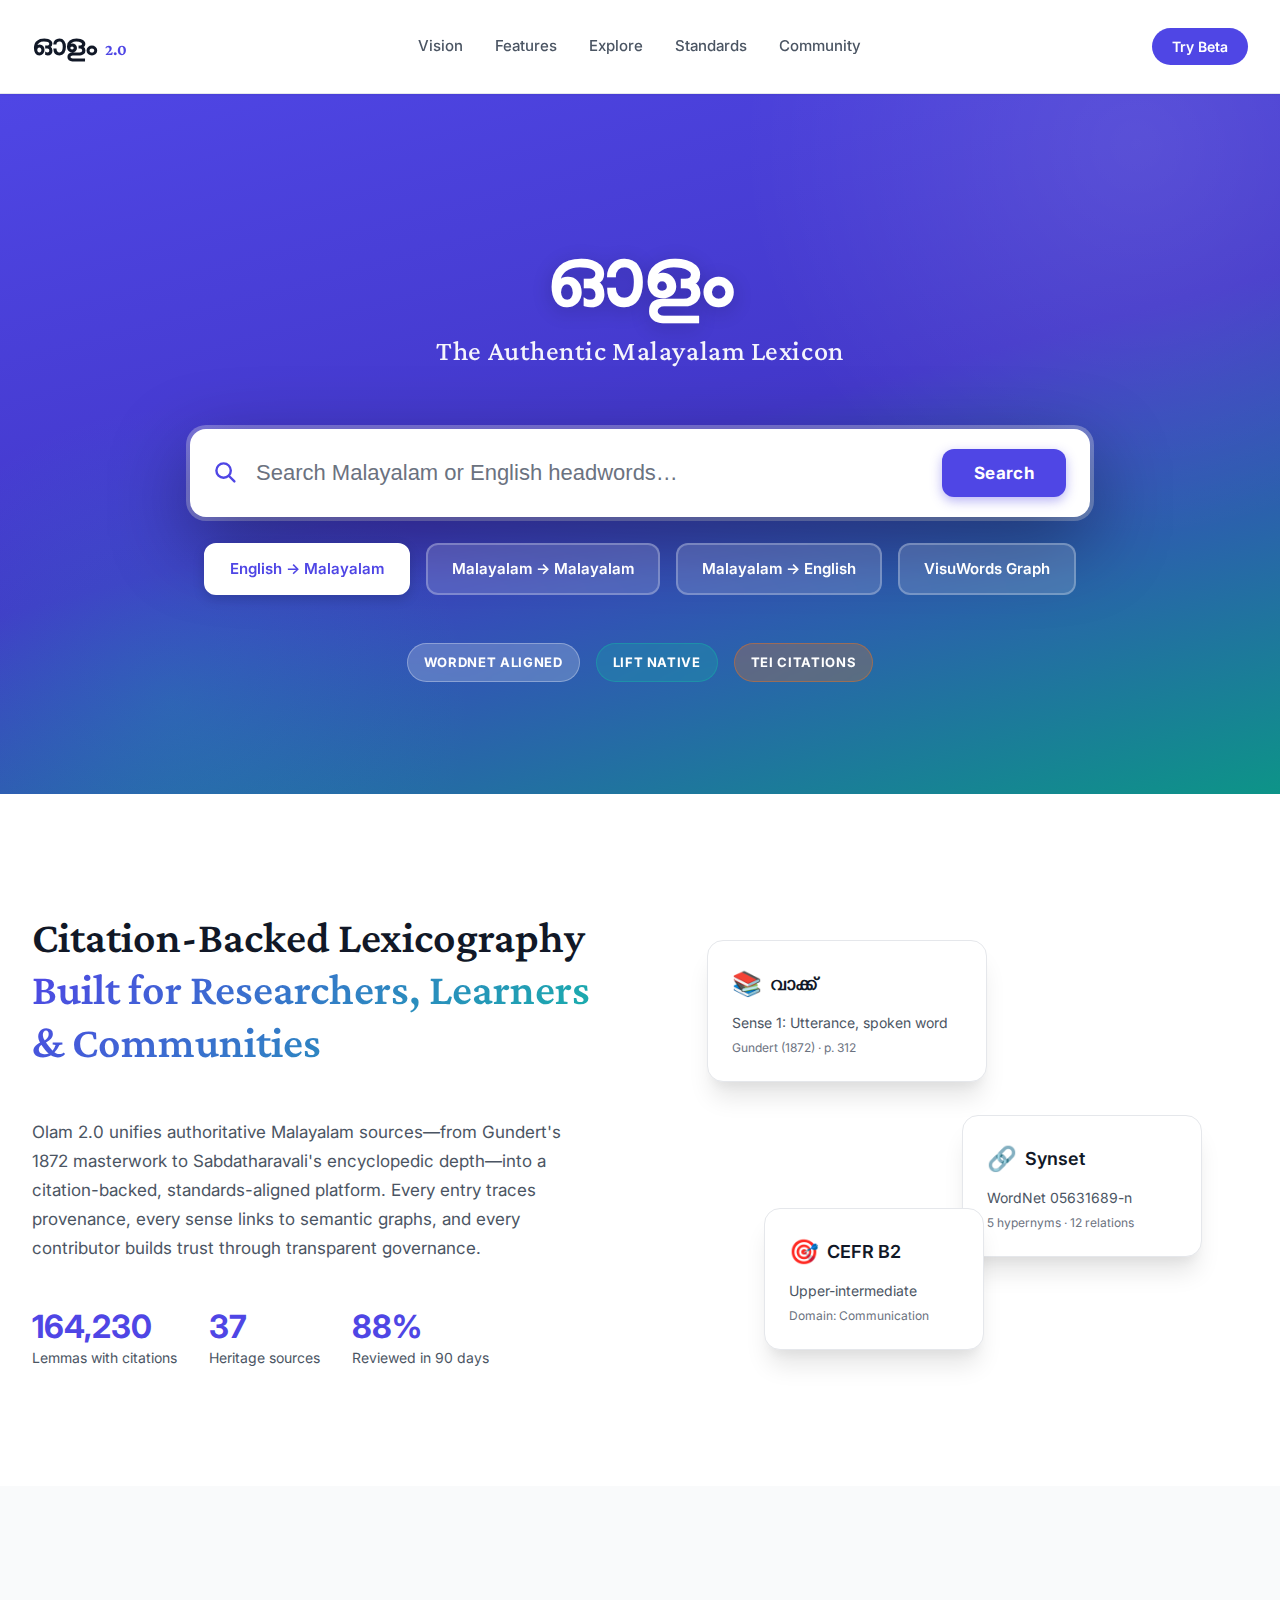
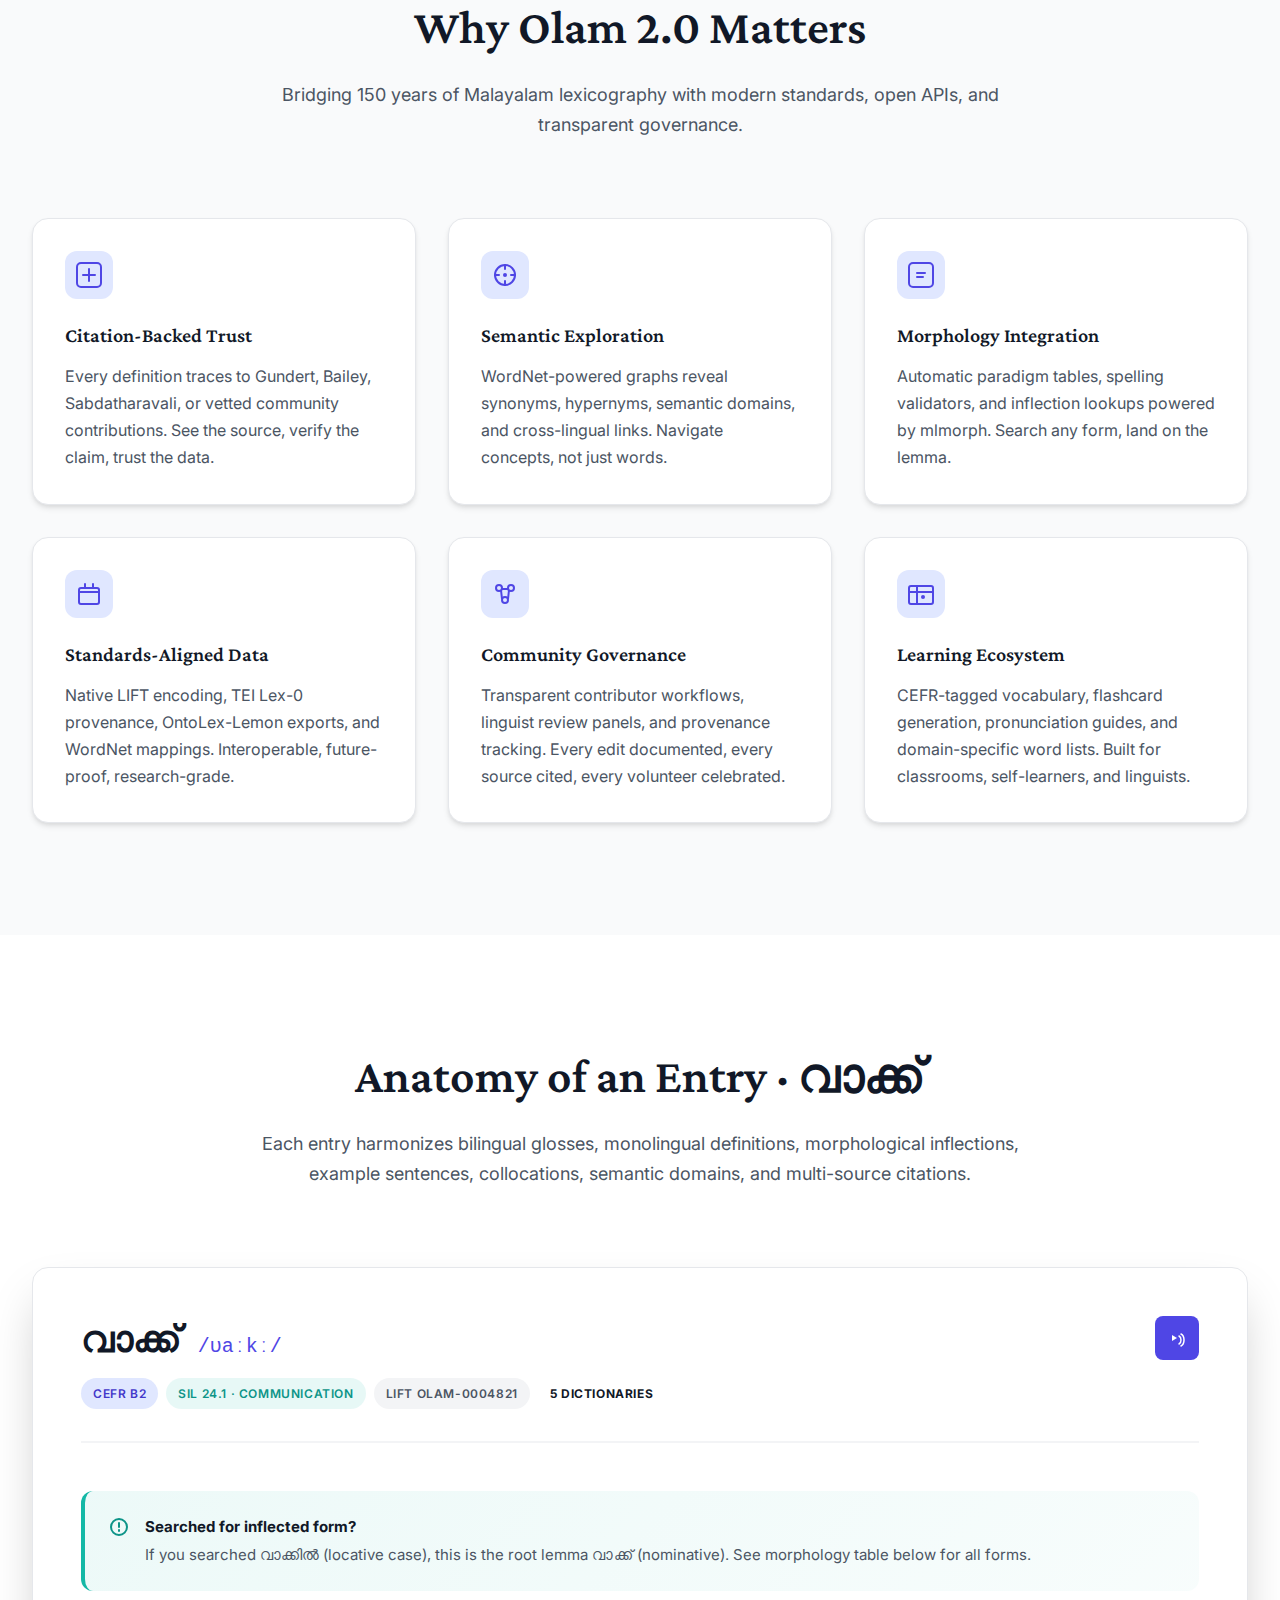
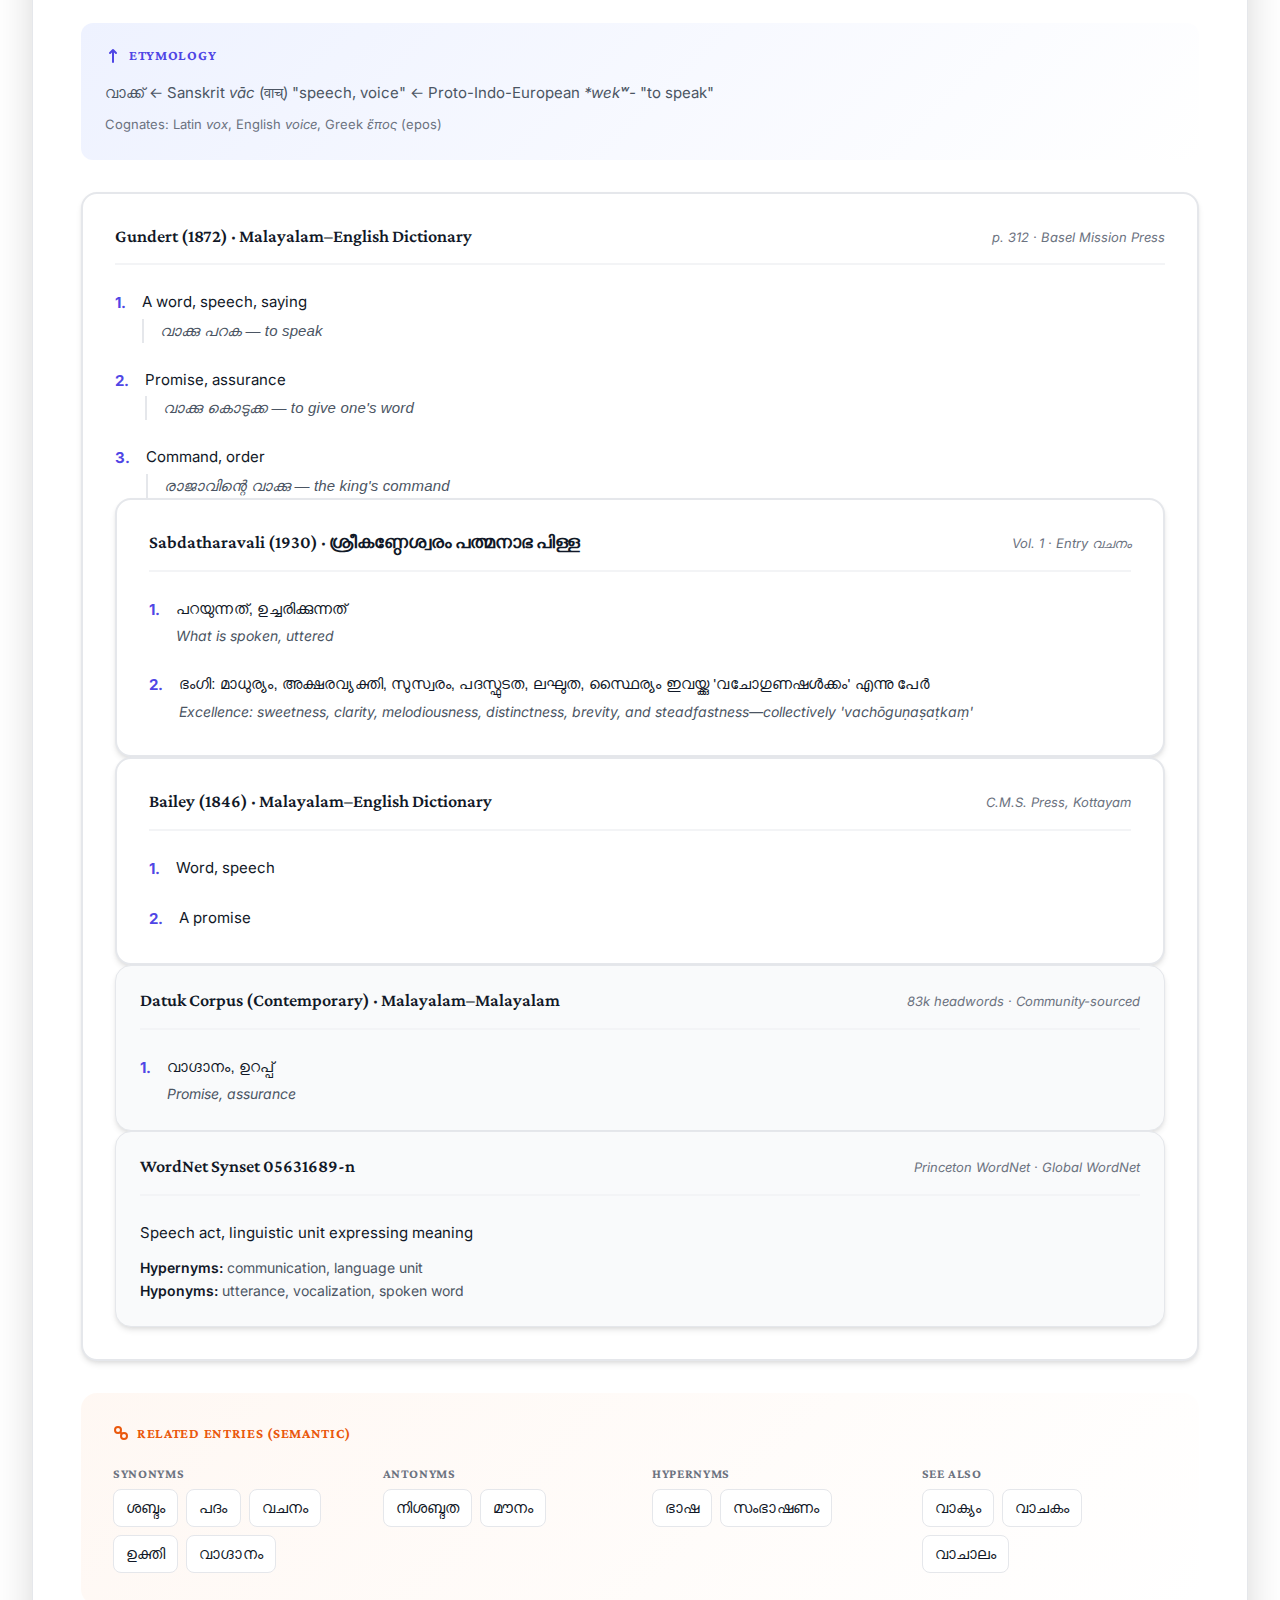
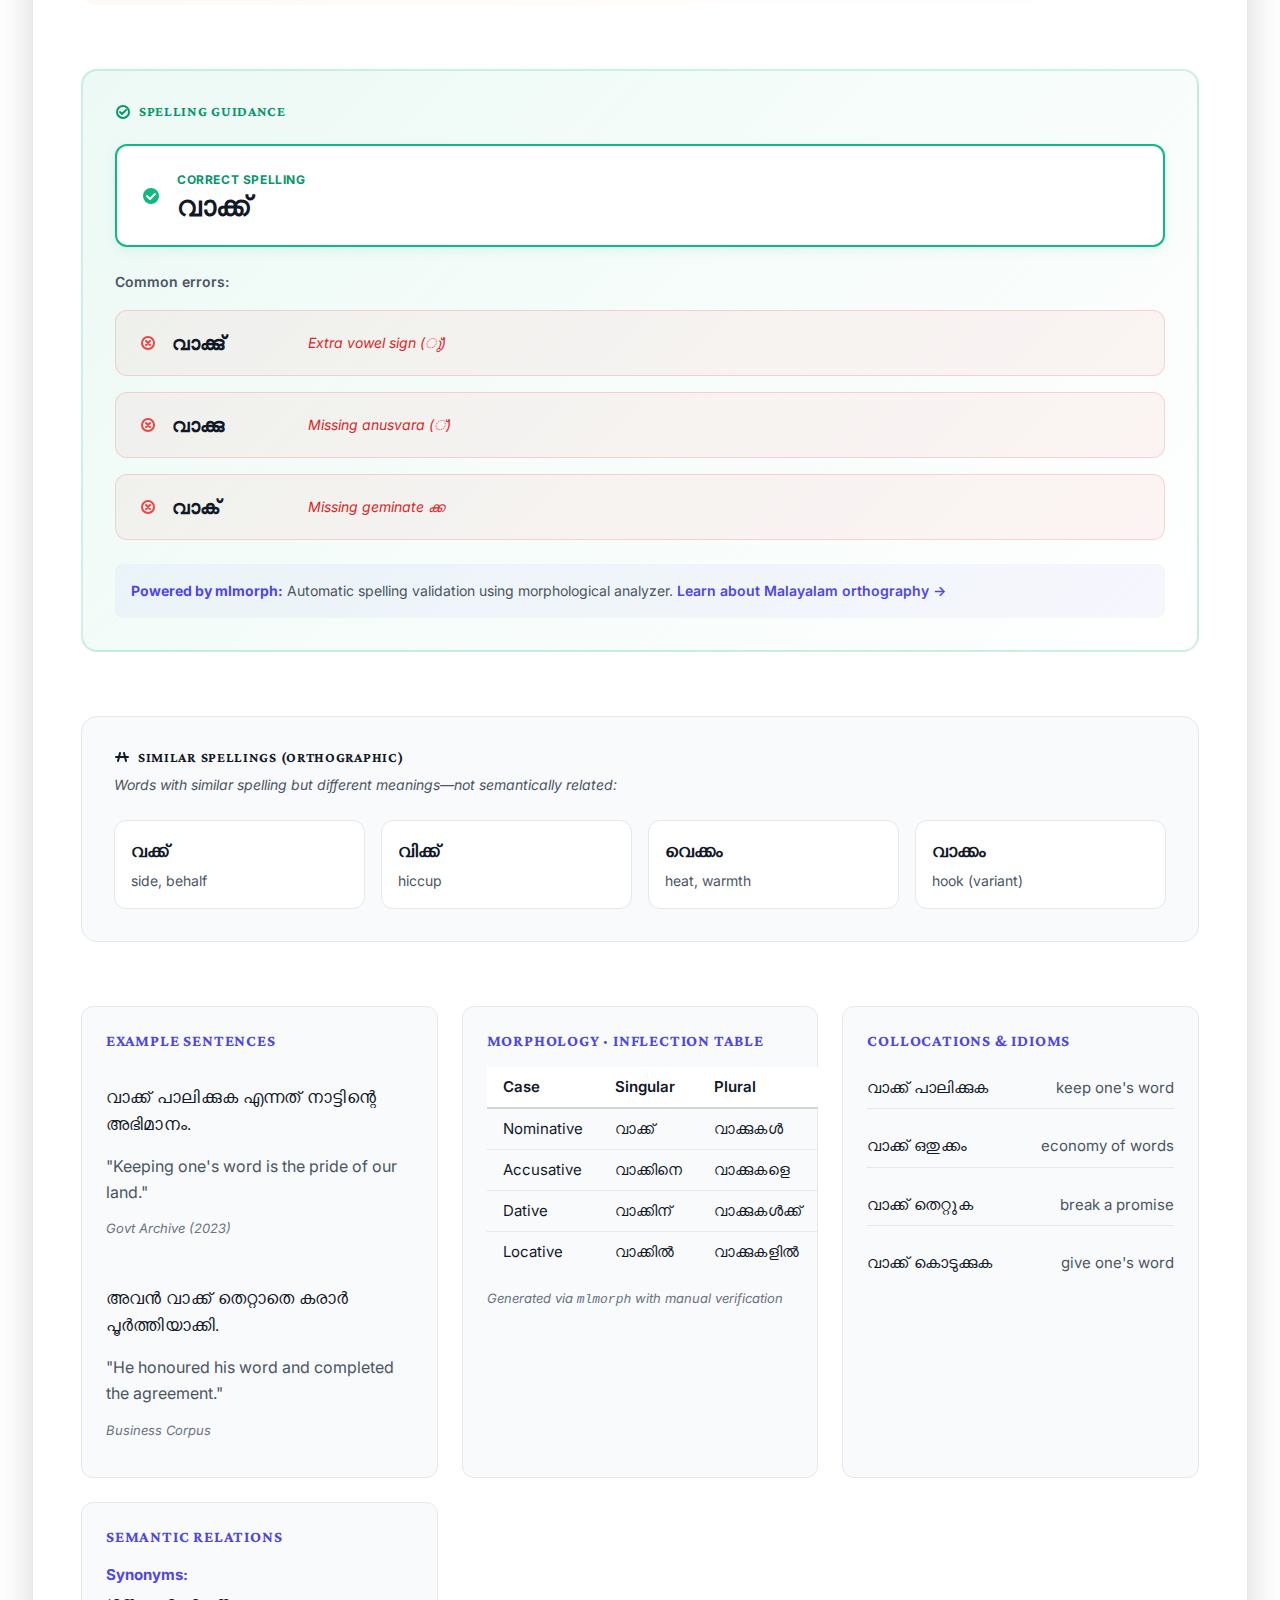
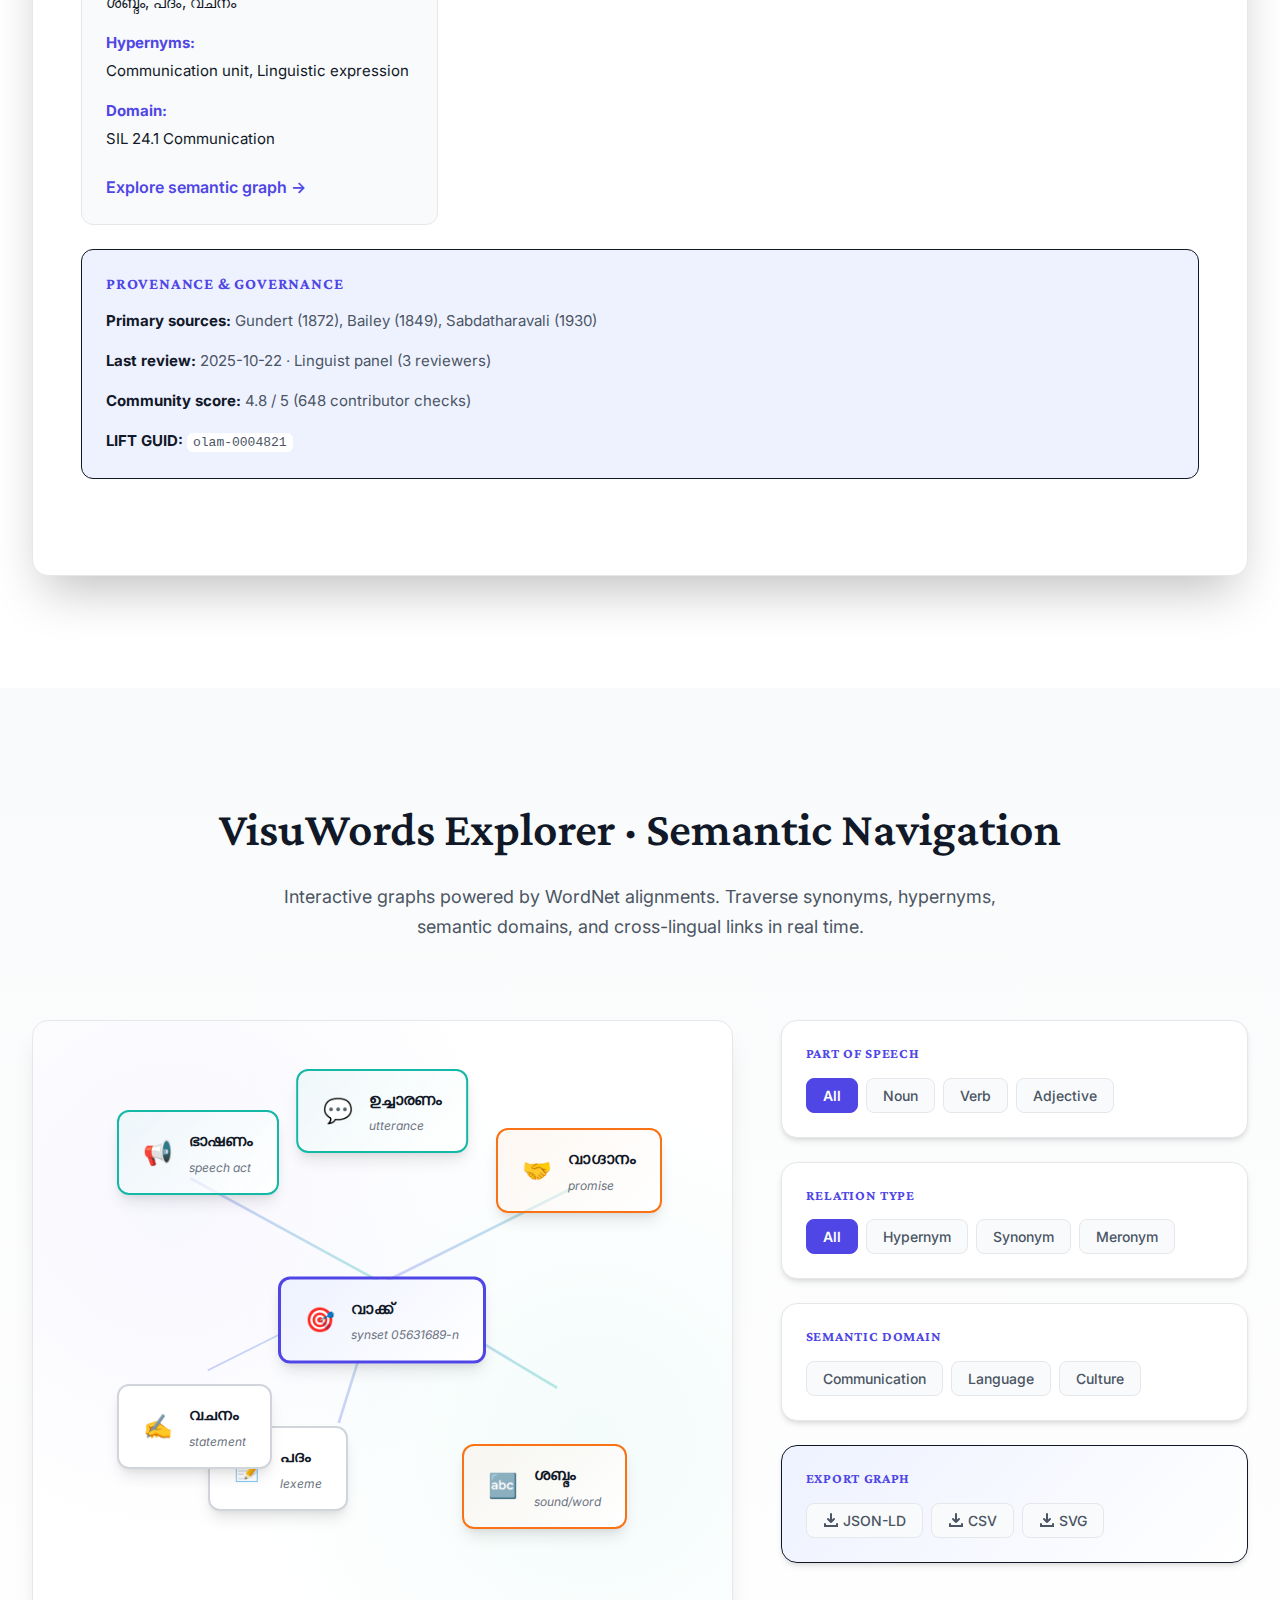
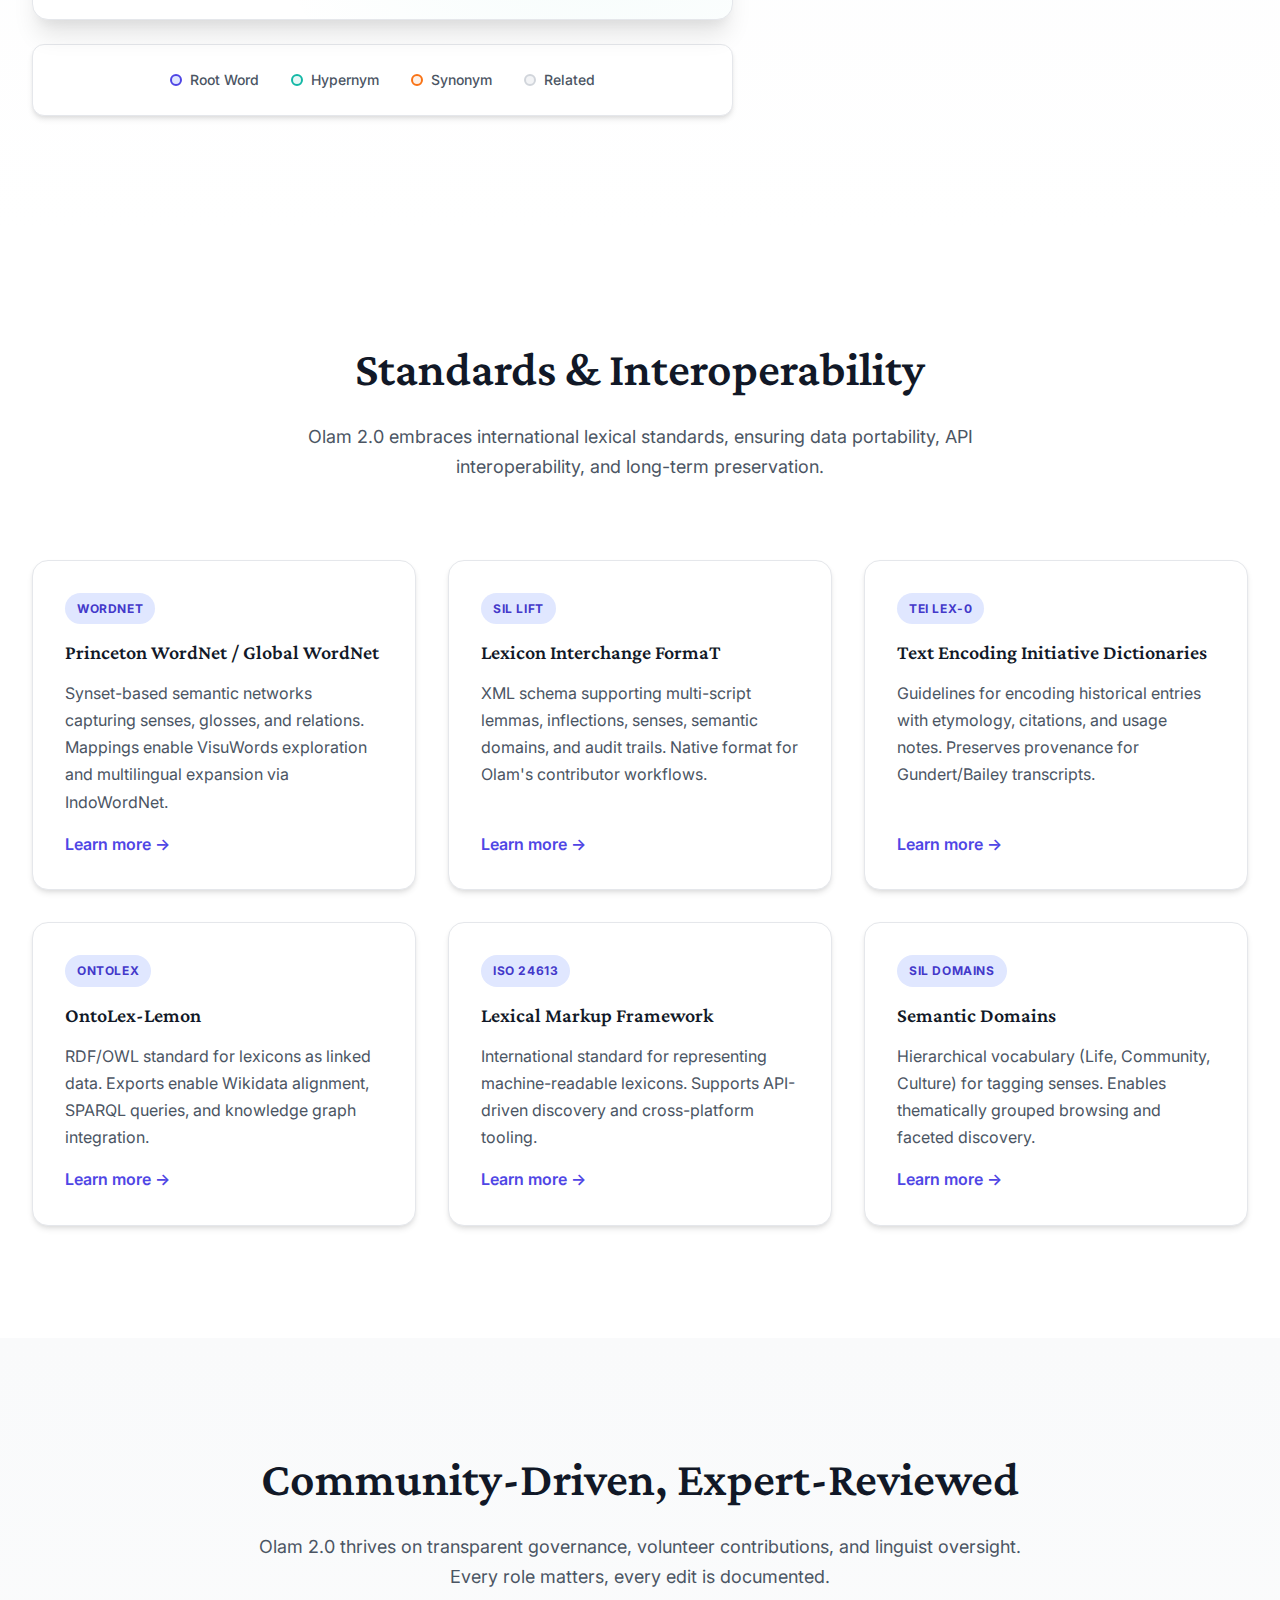
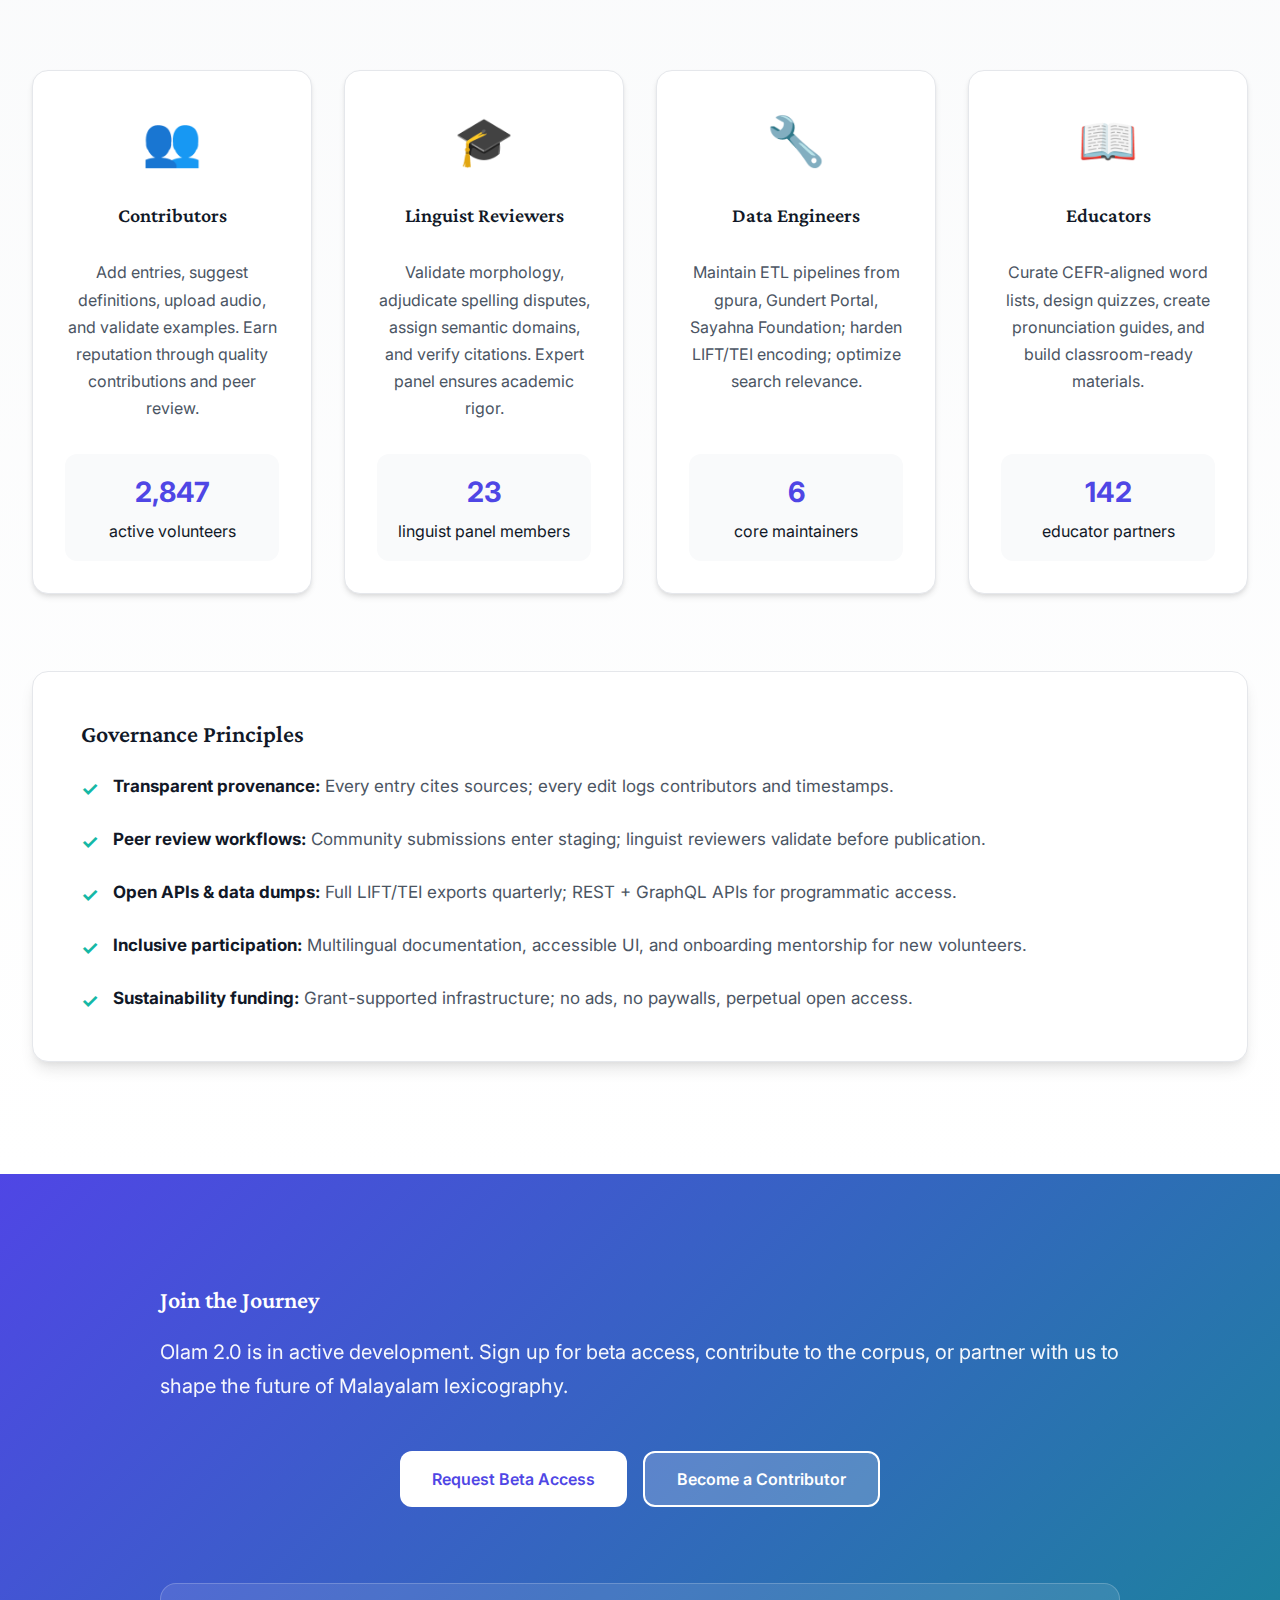
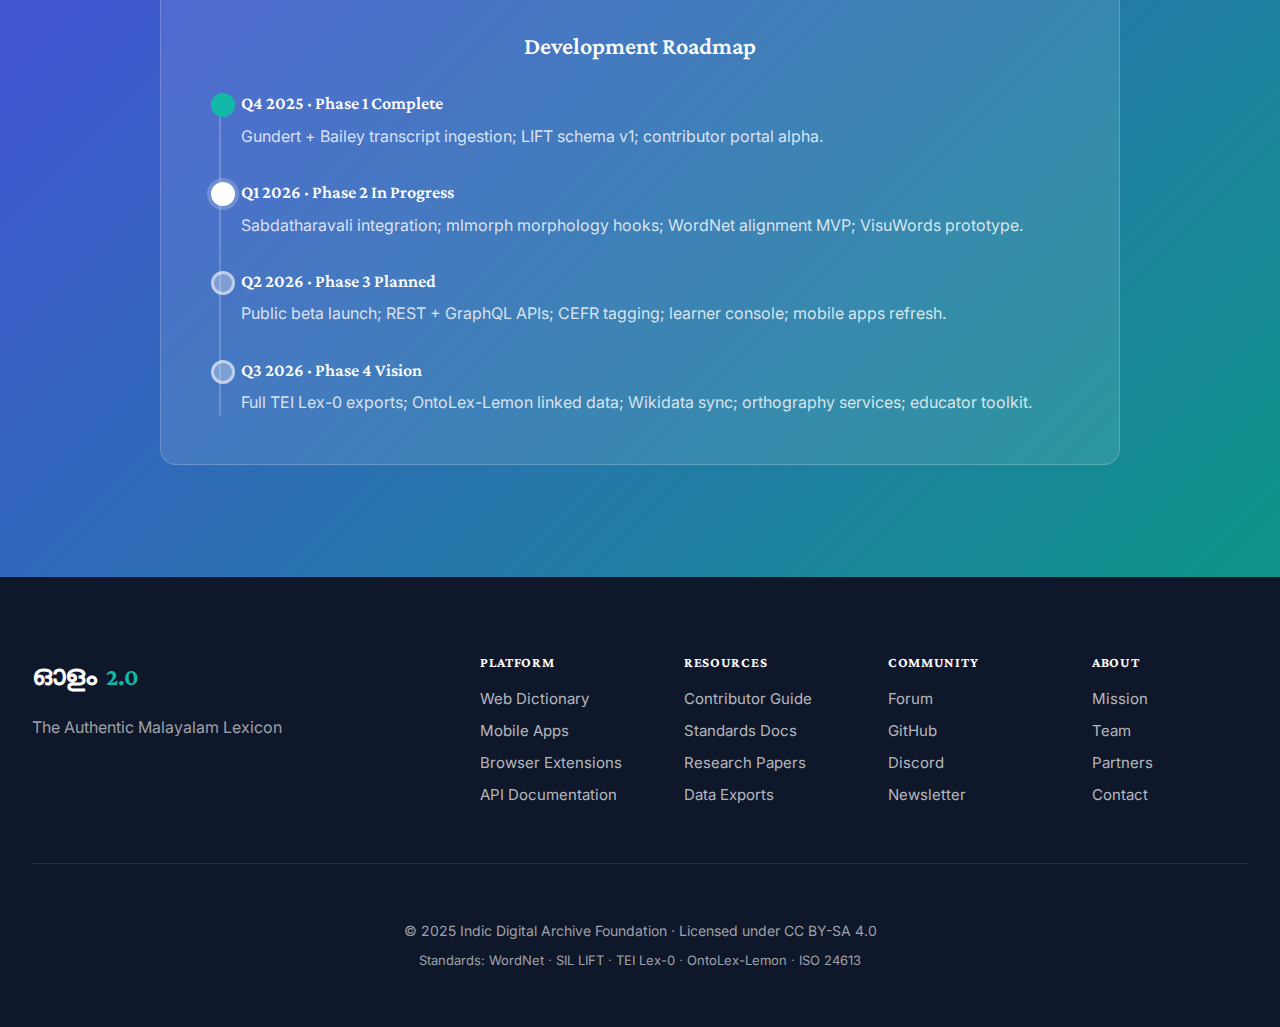
<file: docs/olam2-claude.html>
<!DOCTYPE html>
<html lang="en">
<head>
  <meta charset="UTF-8" />
  <meta name="viewport" content="width=device-width, initial-scale=1.0" />
  <title>Olam 2.0 · The Authentic Malayalam Lexicon</title>
  <meta name="description" content="Research-grade Malayalam dictionary platform with citation-backed entries, semantic graphs, morphology, and standards-aligned data." />
  <link rel="stylesheet" href="olam2-claude.css" />
</head>
<body>
  <nav class="top-nav" role="navigation" aria-label="Main navigation">
    <div class="top-nav-inner">
      <a href="#" class="logo" aria-label="Olam 2.0 home">
        <span class="logo-mal">ഓളം</span>
        <span class="logo-version">2.0</span>
      </a>
      <div class="nav-links">
        <a href="#vision">Vision</a>
        <a href="#features">Features</a>
        <a href="#explore">Explore</a>
        <a href="#standards">Standards</a>
        <a href="#community">Community</a>
      </div>
      <button class="nav-cta">Try Beta</button>
    </div>
  </nav>

  <main>
    <!-- Prominent Search Hero -->
    <section class="search-hero" role="search" aria-labelledby="search-hero-title">
      <div class="search-hero-container">
        <h1 id="search-hero-title" class="search-hero-title">
          <span class="search-hero-logo mal">ഓളം</span>
          <span class="search-hero-subtitle">The Authentic Malayalam Lexicon</span>
        </h1>
        
        <form class="primary-search" aria-label="Dictionary search">
          <div class="primary-search-container">
            <svg class="primary-search-icon" width="24" height="24" viewBox="0 0 20 20" fill="none" aria-hidden="true">
              <circle cx="8" cy="8" r="6" stroke="currentColor" stroke-width="2"/>
              <path d="M12.5 12.5L17 17" stroke="currentColor" stroke-width="2" stroke-linecap="round"/>
            </svg>
            <input 
              type="search" 
              name="q" 
              placeholder="Search Malayalam or English headwords…" 
              aria-label="Search dictionary"
              class="primary-search-input"
              autofocus
            />
            <button type="submit" class="primary-search-submit">Search</button>
          </div>
          <div class="primary-search-modes">
            <label class="primary-mode-toggle">
              <input type="radio" name="mode" value="en-ml" checked />
              <span>English → Malayalam</span>
            </label>
            <label class="primary-mode-toggle">
              <input type="radio" name="mode" value="ml-ml" />
              <span>Malayalam → Malayalam</span>
            </label>
            <label class="primary-mode-toggle">
              <input type="radio" name="mode" value="ml-en" />
              <span>Malayalam → English</span>
            </label>
            <label class="primary-mode-toggle">
              <input type="radio" name="mode" value="visuwords" />
              <span>VisuWords Graph</span>
            </label>
          </div>
        </form>

        <div class="search-hero-badges">
          <span class="hero-badge badge-accent">WordNet Aligned</span>
          <span class="hero-badge badge-teal">LIFT Native</span>
          <span class="hero-badge badge-warm">TEI Citations</span>
        </div>
      </div>
    </section>

    <!-- Mission & Value Props -->
    <section class="hero" id="vision" aria-labelledby="hero-title">
      <div class="hero-content">
        <h2 id="hero-title" class="hero-heading">
          Citation-Backed Lexicography<br />
          <span class="hero-title-highlight">Built for Researchers, Learners & Communities</span>
        </h2>
        <p class="hero-description">
          Olam 2.0 unifies authoritative Malayalam sources—from Gundert's 1872 masterwork to Sabdatharavali's encyclopedic depth—into a citation-backed, standards-aligned platform. Every entry traces provenance, every sense links to semantic graphs, and every contributor builds trust through transparent governance.
        </p>

        <div class="hero-metrics">
          <div class="metric">
            <strong>164,230</strong>
            <span>Lemmas with citations</span>
          </div>
          <div class="metric">
            <strong>37</strong>
            <span>Heritage sources</span>
          </div>
          <div class="metric">
            <strong>88%</strong>
            <span>Reviewed in 90 days</span>
          </div>
        </div>
      </div>
      
      <div class="hero-visual" aria-hidden="true">
        <div class="floating-card card-1">
          <div class="card-header">
            <span class="card-icon">📚</span>
            <span class="card-title mal">വാക്ക്</span>
          </div>
          <div class="card-body">
            <p class="card-sense">Sense 1: Utterance, spoken word</p>
            <p class="card-cite">Gundert (1872) · p. 312</p>
          </div>
        </div>
        <div class="floating-card card-2">
          <div class="card-header">
            <span class="card-icon">🔗</span>
            <span class="card-title">Synset</span>
          </div>
          <div class="card-body">
            <p class="card-sense">WordNet 05631689-n</p>
            <p class="card-cite">5 hypernyms · 12 relations</p>
          </div>
        </div>
        <div class="floating-card card-3">
          <div class="card-header">
            <span class="card-icon">🎯</span>
            <span class="card-title">CEFR B2</span>
          </div>
          <div class="card-body">
            <p class="card-sense">Upper-intermediate</p>
            <p class="card-cite">Domain: Communication</p>
          </div>
        </div>
      </div>
    </section>

    <!-- Value Props -->
    <section class="section section-gray" id="features" aria-labelledby="features-title">
      <div class="section-container">
        <header class="section-intro">
          <h2 id="features-title">Why Olam 2.0 Matters</h2>
          <p class="section-lead">Bridging 150 years of Malayalam lexicography with modern standards, open APIs, and transparent governance.</p>
        </header>
        
        <div class="features-grid">
          <article class="feature-card">
            <div class="feature-icon" aria-hidden="true">
              <svg width="32" height="32" viewBox="0 0 32 32" fill="none">
                <rect x="4" y="4" width="24" height="24" rx="4" stroke="currentColor" stroke-width="2"/>
                <path d="M10 16h12M16 10v12" stroke="currentColor" stroke-width="2" stroke-linecap="round"/>
              </svg>
            </div>
            <h3>Citation-Backed Trust</h3>
            <p>Every definition traces to Gundert, Bailey, Sabdatharavali, or vetted community contributions. See the source, verify the claim, trust the data.</p>
          </article>

          <article class="feature-card">
            <div class="feature-icon" aria-hidden="true">
              <svg width="32" height="32" viewBox="0 0 32 32" fill="none">
                <circle cx="16" cy="16" r="10" stroke="currentColor" stroke-width="2"/>
                <circle cx="16" cy="16" r="2" fill="currentColor"/>
                <path d="M16 6v4M16 22v4M6 16h4M22 16h4" stroke="currentColor" stroke-width="2" stroke-linecap="round"/>
              </svg>
            </div>
            <h3>Semantic Exploration</h3>
            <p>WordNet-powered graphs reveal synonyms, hypernyms, semantic domains, and cross-lingual links. Navigate concepts, not just words.</p>
          </article>

          <article class="feature-card">
            <div class="feature-icon" aria-hidden="true">
              <svg width="32" height="32" viewBox="0 0 32 32" fill="none">
                <path d="M8 4h16a4 4 0 0 1 4 4v16a4 4 0 0 1-4 4H8a4 4 0 0 1-4-4V8a4 4 0 0 1 4-4z" stroke="currentColor" stroke-width="2"/>
                <path d="M12 14h8M12 18h6" stroke="currentColor" stroke-width="2" stroke-linecap="round"/>
              </svg>
            </div>
            <h3>Morphology Integration</h3>
            <p>Automatic paradigm tables, spelling validators, and inflection lookups powered by mlmorph. Search any form, land on the lemma.</p>
          </article>

          <article class="feature-card">
            <div class="feature-icon" aria-hidden="true">
              <svg width="32" height="32" viewBox="0 0 32 32" fill="none">
                <rect x="6" y="10" width="20" height="16" rx="2" stroke="currentColor" stroke-width="2"/>
                <path d="M6 14h20M12 10V6M20 10V6" stroke="currentColor" stroke-width="2" stroke-linecap="round"/>
              </svg>
            </div>
            <h3>Standards-Aligned Data</h3>
            <p>Native LIFT encoding, TEI Lex-0 provenance, OntoLex-Lemon exports, and WordNet mappings. Interoperable, future-proof, research-grade.</p>
          </article>

          <article class="feature-card">
            <div class="feature-icon" aria-hidden="true">
              <svg width="32" height="32" viewBox="0 0 32 32" fill="none">
                <circle cx="10" cy="10" r="3" stroke="currentColor" stroke-width="2"/>
                <circle cx="22" cy="10" r="3" stroke="currentColor" stroke-width="2"/>
                <circle cx="16" cy="22" r="3" stroke="currentColor" stroke-width="2"/>
                <path d="M12 11l8 0M13 21l-1-9M19 21l1-9" stroke="currentColor" stroke-width="2"/>
              </svg>
            </div>
            <h3>Community Governance</h3>
            <p>Transparent contributor workflows, linguist review panels, and provenance tracking. Every edit documented, every source cited, every volunteer celebrated.</p>
          </article>

          <article class="feature-card">
            <div class="feature-icon" aria-hidden="true">
              <svg width="32" height="32" viewBox="0 0 32 32" fill="none">
                <rect x="4" y="8" width="24" height="18" rx="2" stroke="currentColor" stroke-width="2"/>
                <path d="M4 14h24M12 8v18" stroke="currentColor" stroke-width="2"/>
                <circle cx="18" cy="19" r="2" fill="currentColor"/>
              </svg>
            </div>
            <h3>Learning Ecosystem</h3>
            <p>CEFR-tagged vocabulary, flashcard generation, pronunciation guides, and domain-specific word lists. Built for classrooms, self-learners, and linguists.</p>
          </article>
        </div>
      </div>
    </section>

    <!-- Sample Entry Deep Dive -->
    <section class="section" id="explore" aria-labelledby="explore-title">
      <div class="section-container">
        <header class="section-intro">
          <h2 id="explore-title">Anatomy of an Entry · <span class="mal">വാക്ക്</span></h2>
          <p class="section-lead">Each entry harmonizes bilingual glosses, monolingual definitions, morphological inflections, example sentences, collocations, semantic domains, and multi-source citations.</p>
        </header>

        <article class="entry-showcase">
          <div class="entry-head">
            <div class="entry-headword-block">
              <h3 class="entry-headword">
                <span class="mal">വാക്ക്</span>
                <span class="entry-ipa">/ʋaːkː/</span>
              </h3>
              <div class="entry-tags">
                <span class="tag tag-accent">CEFR B2</span>
                <span class="tag tag-teal">SIL 24.1 · Communication</span>
                <span class="tag">LIFT olam-0004821</span>
                <span class="tag tag-sources">5 dictionaries</span>
              </div>
            </div>
            <button class="audio-btn" aria-label="Play pronunciation">
              <svg width="20" height="20" viewBox="0 0 20 20" fill="none">
                <path d="M5 7v6l5-3-5-3z" fill="currentColor"/>
                <path d="M12 8c1 .5 2 1.5 2 4s-1 3.5-2 4M14 6c2 1 3 3 3 6s-1 5-3 6" stroke="currentColor" stroke-width="1.5" stroke-linecap="round"/>
              </svg>
            </button>
          </div>

          <!-- Morphology Alert -->
          <div class="morphology-alert">
            <svg class="morph-icon" width="20" height="20" viewBox="0 0 20 20" fill="none">
              <circle cx="10" cy="10" r="8" stroke="currentColor" stroke-width="2"/>
              <path d="M10 6v4M10 13v1" stroke="currentColor" stroke-width="2" stroke-linecap="round"/>
            </svg>
            <div class="morph-content">
              <strong>Searched for inflected form?</strong>
              <p>If you searched <span class="mal">വാക്കിൽ</span> (locative case), this is the root lemma <span class="mal">വാക്ക്</span> (nominative). See morphology table below for all forms.</p>
            </div>
          </div>

          <!-- Etymology -->
          <div class="etymology-section">
            <h4 class="etymology-title">
              <svg width="16" height="16" viewBox="0 0 16 16" fill="none">
                <path d="M8 2v12M8 2l3 3M8 2L5 5" stroke="currentColor" stroke-width="2" stroke-linecap="round"/>
              </svg>
              Etymology
            </h4>
            <p class="etymology-text">
              <span class="mal">വാക്ക്</span> ← Sanskrit <em>vāc</em> (वाच्) "speech, voice" ← Proto-Indo-European <em>*wekʷ-</em> "to speak"
              <br/>
              <small>Cognates: Latin <em>vox</em>, English <em>voice</em>, Greek <em>ἔπος</em> (epos)</small>
            </p>
          </div>

          <!-- Dictionary Sources with Multiple Senses Each -->
          <div class="dictionary-sources">
            <div class="dict-source">
              <div class="dict-source-header">
                <h4 class="dict-source-title">Gundert (1872) · Malayalam–English Dictionary</h4>
                <span class="dict-meta">p. 312 · Basel Mission Press</span>
              </div>
              <div class="dict-senses">
              <div class="dict-senses">
                <div class="dict-sense">
                  <span class="sense-number">1.</span>
                  <div class="sense-content">
                    <p class="sense-def">A word, speech, saying</p>
                    <p class="sense-example mal">വാക്കു പറക — to speak</p>
                  </div>
                </div>
                <div class="dict-sense">
                  <span class="sense-number">2.</span>
                  <div class="sense-content">
                    <p class="sense-def">Promise, assurance</p>
                    <p class="sense-example mal">വാക്കു കൊടുക്ക — to give one's word</p>
                  </div>
                </div>
                <div class="dict-sense">
                  <span class="sense-number">3.</span>
                  <div class="sense-content">
                    <p class="sense-def">Command, order</p>
                    <p class="sense-example mal">രാജാവിന്റെ വാക്കു — the king's command</p>
                  </div>
                </div>
              </div>
            </div>

            <div class="dict-source">
              <div class="dict-source-header">
                <h4 class="dict-source-title">Sabdatharavali (1930) · ശ്രീകണ്ഠേശ്വരം പത്മനാഭ പിള്ള</h4>
                <span class="dict-meta">Vol. 1 · Entry വചനം</span>
              </div>
              <div class="dict-senses">
                <div class="dict-sense">
                  <span class="sense-number">1.</span>
                  <div class="sense-content">
                    <p class="sense-def mal">പറയുന്നത്, ഉച്ചരിക്കുന്നത്</p>
                    <p class="sense-def-trans"><em>What is spoken, uttered</em></p>
                  </div>
                </div>
                <div class="dict-sense">
                  <span class="sense-number">2.</span>
                  <div class="sense-content">
                    <p class="sense-def mal">ഭംഗി: മാധുര്യം, അക്ഷരവ്യക്തി, സുസ്വരം, പദസ്ഫുടത, ലഘുത, സ്ഥൈര്യം ഇവയ്ക്കു 'വചോഗുണഷൾക്കം' എന്നു പേർ</p>
                    <p class="sense-def-trans"><em>Excellence: sweetness, clarity, melodiousness, distinctness, brevity, and steadfastness—collectively 'vachōguṇaṣaṭkaṃ'</em></p>
                  </div>
                </div>
              </div>
            </div>

            <div class="dict-source">
              <div class="dict-source-header">
                <h4 class="dict-source-title">Bailey (1846) · Malayalam–English Dictionary</h4>
                <span class="dict-meta">C.M.S. Press, Kottayam</span>
              </div>
              <div class="dict-senses">
                <div class="dict-sense">
                  <span class="sense-number">1.</span>
                  <div class="sense-content">
                    <p class="sense-def">Word, speech</p>
                  </div>
                </div>
                <div class="dict-sense">
                  <span class="sense-number">2.</span>
                  <div class="sense-content">
                    <p class="sense-def">A promise</p>
                  </div>
                </div>
              </div>
            </div>

            <div class="dict-source dict-source-compact">
              <div class="dict-source-header">
                <h4 class="dict-source-title">Datuk Corpus (Contemporary) · Malayalam–Malayalam</h4>
                <span class="dict-meta">83k headwords · Community-sourced</span>
              </div>
              <div class="dict-senses">
                <div class="dict-sense">
                  <span class="sense-number">1.</span>
                  <div class="sense-content">
                    <p class="sense-def mal">വാഗ്ദാനം, ഉറപ്പ്</p>
                    <p class="sense-def-trans"><em>Promise, assurance</em></p>
                  </div>
                </div>
              </div>
            </div>

            <div class="dict-source dict-source-compact">
              <div class="dict-source-header">
                <h4 class="dict-source-title">WordNet Synset 05631689-n</h4>
                <span class="dict-meta">Princeton WordNet · Global WordNet</span>
              </div>
              <div class="dict-senses">
                <div class="dict-sense">
                  <div class="sense-content">
                    <p class="sense-def">Speech act, linguistic unit expressing meaning</p>
                    <p class="sense-relations">
                      <strong>Hypernyms:</strong> communication, language unit
                      <br/>
                      <strong>Hyponyms:</strong> utterance, vocalization, spoken word
                    </p>
                  </div>
                </div>
              </div>
            </div>
          </div>

          <!-- Related Entries -->
          <div class="related-section">
            <h4 class="related-title">
              <svg width="16" height="16" viewBox="0 0 16 16" fill="none">
                <circle cx="5" cy="5" r="3" stroke="currentColor" stroke-width="2"/>
                <circle cx="11" cy="11" r="3" stroke="currentColor" stroke-width="2"/>
                <line x1="7" y1="7" x2="9" y2="9" stroke="currentColor" stroke-width="2"/>
              </svg>
              Related Entries (Semantic)
            </h4>
            <div class="related-grid">
              <div class="related-card">
                <h5>Synonyms</h5>
                <div class="related-links">
                  <a href="#" class="mal">ശബ്ദം</a>
                  <a href="#" class="mal">പദം</a>
                  <a href="#" class="mal">വചനം</a>
                  <a href="#" class="mal">ഉക്തി</a>
                  <a href="#" class="mal">വാഗ്ദാനം</a>
                </div>
              </div>
              <div class="related-card">
                <h5>Antonyms</h5>
                <div class="related-links">
                  <a href="#" class="mal">നിശബ്ദത</a>
                  <a href="#" class="mal">മൗനം</a>
                </div>
              </div>
              <div class="related-card">
                <h5>Hypernyms</h5>
                <div class="related-links">
                  <a href="#" class="mal">ഭാഷ</a>
                  <a href="#" class="mal">സംഭാഷണം</a>
                </div>
              </div>
              <div class="related-card">
                <h5>See also</h5>
                <div class="related-links">
                  <a href="#" class="mal">വാക്യം</a>
                  <a href="#" class="mal">വാചകം</a>
                  <a href="#" class="mal">വാചാലം</a>
                </div>
              </div>
            </div>
          </div>

          <!-- Spelling Corrections -->
          <div class="spelling-corrections">
            <h4 class="corrections-title">
              <svg width="16" height="16" viewBox="0 0 16 16" fill="none">
                <circle cx="8" cy="8" r="6" stroke="currentColor" stroke-width="2"/>
                <path d="M5 8l2 2 4-4" stroke="currentColor" stroke-width="2" stroke-linecap="round" stroke-linejoin="round"/>
              </svg>
              Spelling Guidance
            </h4>
            <div class="correction-content">
              <div class="correct-spelling">
                <svg width="20" height="20" viewBox="0 0 20 20" fill="none">
                  <circle cx="10" cy="10" r="8" fill="#10b981"/>
                  <path d="M6 10l3 3 5-5" stroke="white" stroke-width="2" stroke-linecap="round" stroke-linejoin="round"/>
                </svg>
                <div class="correct-text">
                  <span class="correct-label">Correct spelling</span>
                  <span class="correct-word mal">വാക്ക്</span>
                </div>
              </div>
              <div class="incorrect-spellings">
                <span class="incorrect-label">Common errors:</span>
                <div class="incorrect-list">
                  <div class="incorrect-item">
                    <svg width="16" height="16" viewBox="0 0 16 16" fill="none">
                      <circle cx="8" cy="8" r="6" stroke="#ef4444" stroke-width="2"/>
                      <path d="M6 6l4 4M10 6l-4 4" stroke="#ef4444" stroke-width="2" stroke-linecap="round"/>
                    </svg>
                    <span class="incorrect-word mal">വാക്കു്</span>
                    <span class="incorrect-reason">Extra vowel sign (ു്)</span>
                  </div>
                  <div class="incorrect-item">
                    <svg width="16" height="16" viewBox="0 0 16 16" fill="none">
                      <circle cx="8" cy="8" r="6" stroke="#ef4444" stroke-width="2"/>
                      <path d="M6 6l4 4M10 6l-4 4" stroke="#ef4444" stroke-width="2" stroke-linecap="round"/>
                    </svg>
                    <span class="incorrect-word mal">വാക്കു</span>
                    <span class="incorrect-reason">Missing anusvara (്)</span>
                  </div>
                  <div class="incorrect-item">
                    <svg width="16" height="16" viewBox="0 0 16 16" fill="none">
                      <circle cx="8" cy="8" r="6" stroke="#ef4444" stroke-width="2"/>
                      <path d="M6 6l4 4M10 6l-4 4" stroke="#ef4444" stroke-width="2" stroke-linecap="round"/>
                    </svg>
                    <span class="incorrect-word mal">വാക്</span>
                    <span class="incorrect-reason">Missing geminate ക്ക</span>
                  </div>
                </div>
              </div>
              <p class="spelling-help">
                <strong>Powered by mlmorph:</strong> Automatic spelling validation using morphological analyzer. 
                <a href="#">Learn about Malayalam orthography →</a>
              </p>
            </div>
          </div>

          <!-- Similar Spellings (No Semantic Relation) -->
          <div class="spelling-variants">
            <h4 class="spelling-title">
              <svg width="16" height="16" viewBox="0 0 16 16" fill="none">
                <path d="M2 8h12M6 4l-2 8M10 4l2 8" stroke="currentColor" stroke-width="2" stroke-linecap="round"/>
              </svg>
              Similar Spellings (Orthographic)
            </h4>
            <p class="spelling-note">Words with similar spelling but different meanings—not semantically related:</p>
            <div class="spelling-links">
              <a href="#" class="spelling-link">
                <span class="mal">വക്ക്</span>
                <span class="spelling-def">side, behalf</span>
              </a>
              <a href="#" class="spelling-link">
                <span class="mal">വിക്ക്</span>
                <span class="spelling-def">hiccup</span>
              </a>
              <a href="#" class="spelling-link">
                <span class="mal">വെക്കം</span>
                <span class="spelling-def">heat, warmth</span>
              </a>
              <a href="#" class="spelling-link">
                <span class="mal">വാക്കം</span>
                <span class="spelling-def">hook (variant)</span>
              </a>
            </div>
          </div>

          <div class="entry-grid">
            <div class="entry-panel">
              <h4 class="panel-title">Example Sentences</h4>
              <ul class="example-list">
                <li>
                  <p class="example-mal mal">വാക്ക് പാലിക്കുക എന്നത് നാട്ടിന്റെ അഭിമാനം.</p>
                  <p class="example-en">"Keeping one's word is the pride of our land."</p>
                  <p class="example-source">Govt Archive (2023)</p>
                </li>
                <li>
                  <p class="example-mal mal">അവൻ വാക്ക് തെറ്റാതെ കരാർ പൂർത്തിയാക്കി.</p>
                  <p class="example-en">"He honoured his word and completed the agreement."</p>
                  <p class="example-source">Business Corpus</p>
                </li>
              </ul>
            </div>

            <div class="entry-panel">
              <h4 class="panel-title">Morphology · Inflection Table</h4>
              <table class="inflection-table">
                <thead>
                  <tr>
                    <th>Case</th>
                    <th>Singular</th>
                    <th>Plural</th>
                  </tr>
                </thead>
                <tbody>
                  <tr>
                    <td>Nominative</td>
                    <td class="mal">വാക്ക്</td>
                    <td class="mal">വാക്കുകൾ</td>
                  </tr>
                  <tr>
                    <td>Accusative</td>
                    <td class="mal">വാക്കിനെ</td>
                    <td class="mal">വാക്കുകളെ</td>
                  </tr>
                  <tr>
                    <td>Dative</td>
                    <td class="mal">വാക്കിന്</td>
                    <td class="mal">വാക്കുകൾക്ക്</td>
                  </tr>
                  <tr>
                    <td>Locative</td>
                    <td class="mal">വാക്കിൽ</td>
                    <td class="mal">വാക്കുകളിൽ</td>
                  </tr>
                </tbody>
              </table>
              <p class="panel-note">Generated via <code>mlmorph</code> with manual verification</p>
            </div>

            <div class="entry-panel">
              <h4 class="panel-title">Collocations & Idioms</h4>
              <ul class="collocation-list">
                <li>
                  <span class="colloc-mal mal">വാക്ക് പാലിക്കുക</span>
                  <span class="colloc-en">keep one's word</span>
                </li>
                <li>
                  <span class="colloc-mal mal">വാക്ക് ഒതുക്കം</span>
                  <span class="colloc-en">economy of words</span>
                </li>
                <li>
                  <span class="colloc-mal mal">വാക്ക് തെറ്റുക</span>
                  <span class="colloc-en">break a promise</span>
                </li>
                <li>
                  <span class="colloc-mal mal">വാക്ക് കൊടുക്കുക</span>
                  <span class="colloc-en">give one's word</span>
                </li>
              </ul>
            </div>

            <div class="entry-panel">
              <h4 class="panel-title">Semantic Relations</h4>
              <div class="relation-group">
                <strong>Synonyms:</strong>
                <span class="mal">ശബ്ദം</span>, <span class="mal">പദം</span>, <span class="mal">വചനം</span>
              </div>
              <div class="relation-group">
                <strong>Hypernyms:</strong>
                Communication unit, Linguistic expression
              </div>
              <div class="relation-group">
                <strong>Domain:</strong>
                SIL 24.1 Communication
              </div>
              <a href="#" class="relation-explore">Explore semantic graph →</a>
            </div>

            <div class="entry-panel panel-meta">
              <h4 class="panel-title">Provenance & Governance</h4>
              <ul class="meta-list">
                <li><strong>Primary sources:</strong> Gundert (1872), Bailey (1849), Sabdatharavali (1930)</li>
                <li><strong>Last review:</strong> 2025-10-22 · Linguist panel (3 reviewers)</li>
                <li><strong>Community score:</strong> 4.8 / 5 (648 contributor checks)</li>
                <li><strong>LIFT GUID:</strong> <code>olam-0004821</code></li>
              </ul>
            </div>
          </div>
        </article>
      </div>
    </section>

    <!-- VisuWords Demo -->
    <section class="section section-visuwords" aria-labelledby="visuwords-title">
      <div class="section-container">
        <header class="section-intro">
          <h2 id="visuwords-title">VisuWords Explorer · Semantic Navigation</h2>
          <p class="section-lead">Interactive graphs powered by WordNet alignments. Traverse synonyms, hypernyms, semantic domains, and cross-lingual links in real time.</p>
        </header>

        <div class="visuwords-wrapper">
          <div class="visuwords-canvas-container">
            <div class="graph-canvas" aria-label="Interactive semantic graph">
              <svg class="graph-edges" viewBox="0 0 800 600" aria-hidden="true">
                <defs>
                  <linearGradient id="edge-gradient" x1="0%" y1="0%" x2="100%" y2="0%">
                    <stop offset="0%" style="stop-color:rgb(99,102,241);stop-opacity:0.3" />
                    <stop offset="100%" style="stop-color:rgb(20,184,166);stop-opacity:0.3" />
                  </linearGradient>
                </defs>
                <line x1="400" y1="300" x2="180" y2="180" stroke="url(#edge-gradient)" stroke-width="3"/>
                <line x1="400" y1="300" x2="620" y2="190" stroke="url(#edge-gradient)" stroke-width="3"/>
                <line x1="400" y1="300" x2="400" y2="120" stroke="url(#edge-gradient)" stroke-width="3"/>
                <line x1="400" y1="300" x2="350" y2="460" stroke="url(#edge-gradient)" stroke-width="3"/>
                <line x1="400" y1="300" x2="600" y2="420" stroke="url(#edge-gradient)" stroke-width="3"/>
                <line x1="400" y1="300" x2="200" y2="400" stroke="url(#edge-gradient)" stroke-width="2"/>
              </svg>
              
              <div class="graph-node node-center" data-relation="root">
                <div class="node-icon">🎯</div>
                <div class="node-content">
                  <span class="node-label mal">വാക്ക്</span>
                  <span class="node-meta">synset 05631689-n</span>
                </div>
              </div>

              <div class="graph-node node-1" data-relation="hypernym">
                <div class="node-icon">📢</div>
                <div class="node-content">
                  <span class="node-label mal">ഭാഷണം</span>
                  <span class="node-meta">speech act</span>
                </div>
              </div>

              <div class="graph-node node-2" data-relation="synonym">
                <div class="node-icon">🤝</div>
                <div class="node-content">
                  <span class="node-label mal">വാഗ്ദാനം</span>
                  <span class="node-meta">promise</span>
                </div>
              </div>

              <div class="graph-node node-3" data-relation="hypernym">
                <div class="node-icon">💬</div>
                <div class="node-content">
                  <span class="node-label mal">ഉച്ചാരണം</span>
                  <span class="node-meta">utterance</span>
                </div>
              </div>

              <div class="graph-node node-4" data-relation="related">
                <div class="node-icon">📝</div>
                <div class="node-content">
                  <span class="node-label mal">പദം</span>
                  <span class="node-meta">lexeme</span>
                </div>
              </div>

              <div class="graph-node node-5" data-relation="synonym">
                <div class="node-icon">🔤</div>
                <div class="node-content">
                  <span class="node-label mal">ശബ്ദം</span>
                  <span class="node-meta">sound/word</span>
                </div>
              </div>

              <div class="graph-node node-6" data-relation="related">
                <div class="node-icon">✍️</div>
                <div class="node-content">
                  <span class="node-label mal">വചനം</span>
                  <span class="node-meta">statement</span>
                </div>
              </div>
            </div>
            
            <div class="graph-legend">
              <div class="legend-item">
                <span class="legend-dot legend-root"></span>
                <span>Root Word</span>
              </div>
              <div class="legend-item">
                <span class="legend-dot legend-hypernym"></span>
                <span>Hypernym</span>
              </div>
              <div class="legend-item">
                <span class="legend-dot legend-synonym"></span>
                <span>Synonym</span>
              </div>
              <div class="legend-item">
                <span class="legend-dot legend-related"></span>
                <span>Related</span>
              </div>
            </div>
          </div>

          <div class="visuwords-controls">
            <div class="control-card">
              <h4 class="control-title">Part of Speech</h4>
              <div class="control-pills">
                <button class="control-pill active">All</button>
                <button class="control-pill">Noun</button>
                <button class="control-pill">Verb</button>
                <button class="control-pill">Adjective</button>
              </div>
            </div>
            
            <div class="control-card">
              <h4 class="control-title">Relation Type</h4>
              <div class="control-pills">
                <button class="control-pill active">All</button>
                <button class="control-pill">Hypernym</button>
                <button class="control-pill">Synonym</button>
                <button class="control-pill">Meronym</button>
              </div>
            </div>
            
            <div class="control-card">
              <h4 class="control-title">Semantic Domain</h4>
              <div class="control-pills">
                <button class="control-pill">Communication</button>
                <button class="control-pill">Language</button>
                <button class="control-pill">Culture</button>
              </div>
            </div>
            
            <div class="control-card control-card-export">
              <h4 class="control-title">Export Graph</h4>
              <div class="control-pills">
                <button class="control-pill">
                  <svg width="16" height="16" viewBox="0 0 16 16" fill="none">
                    <path d="M8 2v8M8 10l3-3M8 10L5 7" stroke="currentColor" stroke-width="2" stroke-linecap="round"/>
                    <path d="M2 12v2h12v-2" stroke="currentColor" stroke-width="2" stroke-linecap="round"/>
                  </svg>
                  JSON-LD
                </button>
                <button class="control-pill">
                  <svg width="16" height="16" viewBox="0 0 16 16" fill="none">
                    <path d="M8 2v8M8 10l3-3M8 10L5 7" stroke="currentColor" stroke-width="2" stroke-linecap="round"/>
                    <path d="M2 12v2h12v-2" stroke="currentColor" stroke-width="2" stroke-linecap="round"/>
                  </svg>
                  CSV
                </button>
                <button class="control-pill">
                  <svg width="16" height="16" viewBox="0 0 16 16" fill="none">
                    <path d="M8 2v8M8 10l3-3M8 10L5 7" stroke="currentColor" stroke-width="2" stroke-linecap="round"/>
                    <path d="M2 12v2h12v-2" stroke="currentColor" stroke-width="2" stroke-linecap="round"/>
                  </svg>
                  SVG
                </button>
              </div>
            </div>
          </div>
        </div>
      </div>
    </section>

    <!-- Standards & Interop -->
    <section class="section" id="standards" aria-labelledby="standards-title">
      <div class="section-container">
        <header class="section-intro">
          <h2 id="standards-title">Standards & Interoperability</h2>
          <p class="section-lead">Olam 2.0 embraces international lexical standards, ensuring data portability, API interoperability, and long-term preservation.</p>
        </header>

        <div class="standards-grid">
          <article class="standard-card">
            <div class="standard-badge">WordNet</div>
            <h3>Princeton WordNet / Global WordNet</h3>
            <p>Synset-based semantic networks capturing senses, glosses, and relations. Mappings enable VisuWords exploration and multilingual expansion via IndoWordNet.</p>
            <a href="#" class="standard-link">Learn more →</a>
          </article>

          <article class="standard-card">
            <div class="standard-badge">SIL LIFT</div>
            <h3>Lexicon Interchange FormaT</h3>
            <p>XML schema supporting multi-script lemmas, inflections, senses, semantic domains, and audit trails. Native format for Olam's contributor workflows.</p>
            <a href="#" class="standard-link">Learn more →</a>
          </article>

          <article class="standard-card">
            <div class="standard-badge">TEI Lex-0</div>
            <h3>Text Encoding Initiative Dictionaries</h3>
            <p>Guidelines for encoding historical entries with etymology, citations, and usage notes. Preserves provenance for Gundert/Bailey transcripts.</p>
            <a href="#" class="standard-link">Learn more →</a>
          </article>

          <article class="standard-card">
            <div class="standard-badge">OntoLex</div>
            <h3>OntoLex-Lemon</h3>
            <p>RDF/OWL standard for lexicons as linked data. Exports enable Wikidata alignment, SPARQL queries, and knowledge graph integration.</p>
            <a href="#" class="standard-link">Learn more →</a>
          </article>

          <article class="standard-card">
            <div class="standard-badge">ISO 24613</div>
            <h3>Lexical Markup Framework</h3>
            <p>International standard for representing machine-readable lexicons. Supports API-driven discovery and cross-platform tooling.</p>
            <a href="#" class="standard-link">Learn more →</a>
          </article>

          <article class="standard-card">
            <div class="standard-badge">SIL Domains</div>
            <h3>Semantic Domains</h3>
            <p>Hierarchical vocabulary (Life, Community, Culture) for tagging senses. Enables thematically grouped browsing and faceted discovery.</p>
            <a href="#" class="standard-link">Learn more →</a>
          </article>
        </div>
      </div>
    </section>

    <!-- Community & Governance -->
    <section class="section section-community" id="community" aria-labelledby="community-title">
      <div class="section-container">
        <header class="section-intro">
          <h2 id="community-title">Community-Driven, Expert-Reviewed</h2>
          <p class="section-lead">Olam 2.0 thrives on transparent governance, volunteer contributions, and linguist oversight. Every role matters, every edit is documented.</p>
        </header>

        <div class="community-roles">
          <article class="role-card">
            <div class="role-icon">👥</div>
            <h3>Contributors</h3>
            <p>Add entries, suggest definitions, upload audio, and validate examples. Earn reputation through quality contributions and peer review.</p>
            <div class="role-stat">
              <strong>2,847</strong> active volunteers
            </div>
          </article>

          <article class="role-card">
            <div class="role-icon">🎓</div>
            <h3>Linguist Reviewers</h3>
            <p>Validate morphology, adjudicate spelling disputes, assign semantic domains, and verify citations. Expert panel ensures academic rigor.</p>
            <div class="role-stat">
              <strong>23</strong> linguist panel members
            </div>
          </article>

          <article class="role-card">
            <div class="role-icon">🔧</div>
            <h3>Data Engineers</h3>
            <p>Maintain ETL pipelines from gpura, Gundert Portal, Sayahna Foundation; harden LIFT/TEI encoding; optimize search relevance.</p>
            <div class="role-stat">
              <strong>6</strong> core maintainers
            </div>
          </article>

          <article class="role-card">
            <div class="role-icon">📖</div>
            <h3>Educators</h3>
            <p>Curate CEFR-aligned word lists, design quizzes, create pronunciation guides, and build classroom-ready materials.</p>
            <div class="role-stat">
              <strong>142</strong> educator partners
            </div>
          </article>
        </div>

        <div class="governance-principles">
          <h3>Governance Principles</h3>
          <ul class="principles-list">
            <li><strong>Transparent provenance:</strong> Every entry cites sources; every edit logs contributors and timestamps.</li>
            <li><strong>Peer review workflows:</strong> Community submissions enter staging; linguist reviewers validate before publication.</li>
            <li><strong>Open APIs & data dumps:</strong> Full LIFT/TEI exports quarterly; REST + GraphQL APIs for programmatic access.</li>
            <li><strong>Inclusive participation:</strong> Multilingual documentation, accessible UI, and onboarding mentorship for new volunteers.</li>
            <li><strong>Sustainability funding:</strong> Grant-supported infrastructure; no ads, no paywalls, perpetual open access.</li>
          </ul>
        </div>
      </div>
    </section>

    <!-- CTA & Roadmap -->
    <section class="section section-cta" aria-labelledby="cta-title">
      <div class="section-container-narrow">
        <h2 id="cta-title">Join the Journey</h2>
        <p class="cta-lead">Olam 2.0 is in active development. Sign up for beta access, contribute to the corpus, or partner with us to shape the future of Malayalam lexicography.</p>
        <div class="cta-actions">
          <button class="cta-button cta-button-primary">Request Beta Access</button>
          <button class="cta-button cta-button-secondary">Become a Contributor</button>
        </div>
        
        <div class="roadmap">
          <h3>Development Roadmap</h3>
          <div class="timeline">
            <div class="timeline-item">
              <div class="timeline-marker timeline-marker-done"></div>
              <div class="timeline-content">
                <h4>Q4 2025 · Phase 1 Complete</h4>
                <p>Gundert + Bailey transcript ingestion; LIFT schema v1; contributor portal alpha.</p>
              </div>
            </div>
            <div class="timeline-item">
              <div class="timeline-marker timeline-marker-active"></div>
              <div class="timeline-content">
                <h4>Q1 2026 · Phase 2 In Progress</h4>
                <p>Sabdatharavali integration; mlmorph morphology hooks; WordNet alignment MVP; VisuWords prototype.</p>
              </div>
            </div>
            <div class="timeline-item">
              <div class="timeline-marker"></div>
              <div class="timeline-content">
                <h4>Q2 2026 · Phase 3 Planned</h4>
                <p>Public beta launch; REST + GraphQL APIs; CEFR tagging; learner console; mobile apps refresh.</p>
              </div>
            </div>
            <div class="timeline-item">
              <div class="timeline-marker"></div>
              <div class="timeline-content">
                <h4>Q3 2026 · Phase 4 Vision</h4>
                <p>Full TEI Lex-0 exports; OntoLex-Lemon linked data; Wikidata sync; orthography services; educator toolkit.</p>
              </div>
            </div>
          </div>
        </div>
      </div>
    </section>
  </main>

  <footer class="footer">
    <div class="footer-container">
      <div class="footer-brand">
        <div class="footer-logo">
          <span class="footer-logo-mal mal">ഓളം</span>
          <span class="footer-logo-version">2.0</span>
        </div>
        <p class="footer-tagline">The Authentic Malayalam Lexicon</p>
      </div>
      
      <div class="footer-links">
        <div class="footer-column">
          <h4>Platform</h4>
          <a href="#">Web Dictionary</a>
          <a href="#">Mobile Apps</a>
          <a href="#">Browser Extensions</a>
          <a href="#">API Documentation</a>
        </div>
        <div class="footer-column">
          <h4>Resources</h4>
          <a href="#">Contributor Guide</a>
          <a href="#">Standards Docs</a>
          <a href="#">Research Papers</a>
          <a href="#">Data Exports</a>
        </div>
        <div class="footer-column">
          <h4>Community</h4>
          <a href="#">Forum</a>
          <a href="#">GitHub</a>
          <a href="#">Discord</a>
          <a href="#">Newsletter</a>
        </div>
        <div class="footer-column">
          <h4>About</h4>
          <a href="#">Mission</a>
          <a href="#">Team</a>
          <a href="#">Partners</a>
          <a href="#">Contact</a>
        </div>
      </div>
    </div>
    
    <div class="footer-bottom">
      <p>© 2025 Indic Digital Archive Foundation · Licensed under CC BY-SA 4.0</p>
      <p class="footer-standards">Standards: WordNet · SIL LIFT · TEI Lex-0 · OntoLex-Lemon · ISO 24613</p>
    </div>
  </footer>
</body>
</html>
</file>
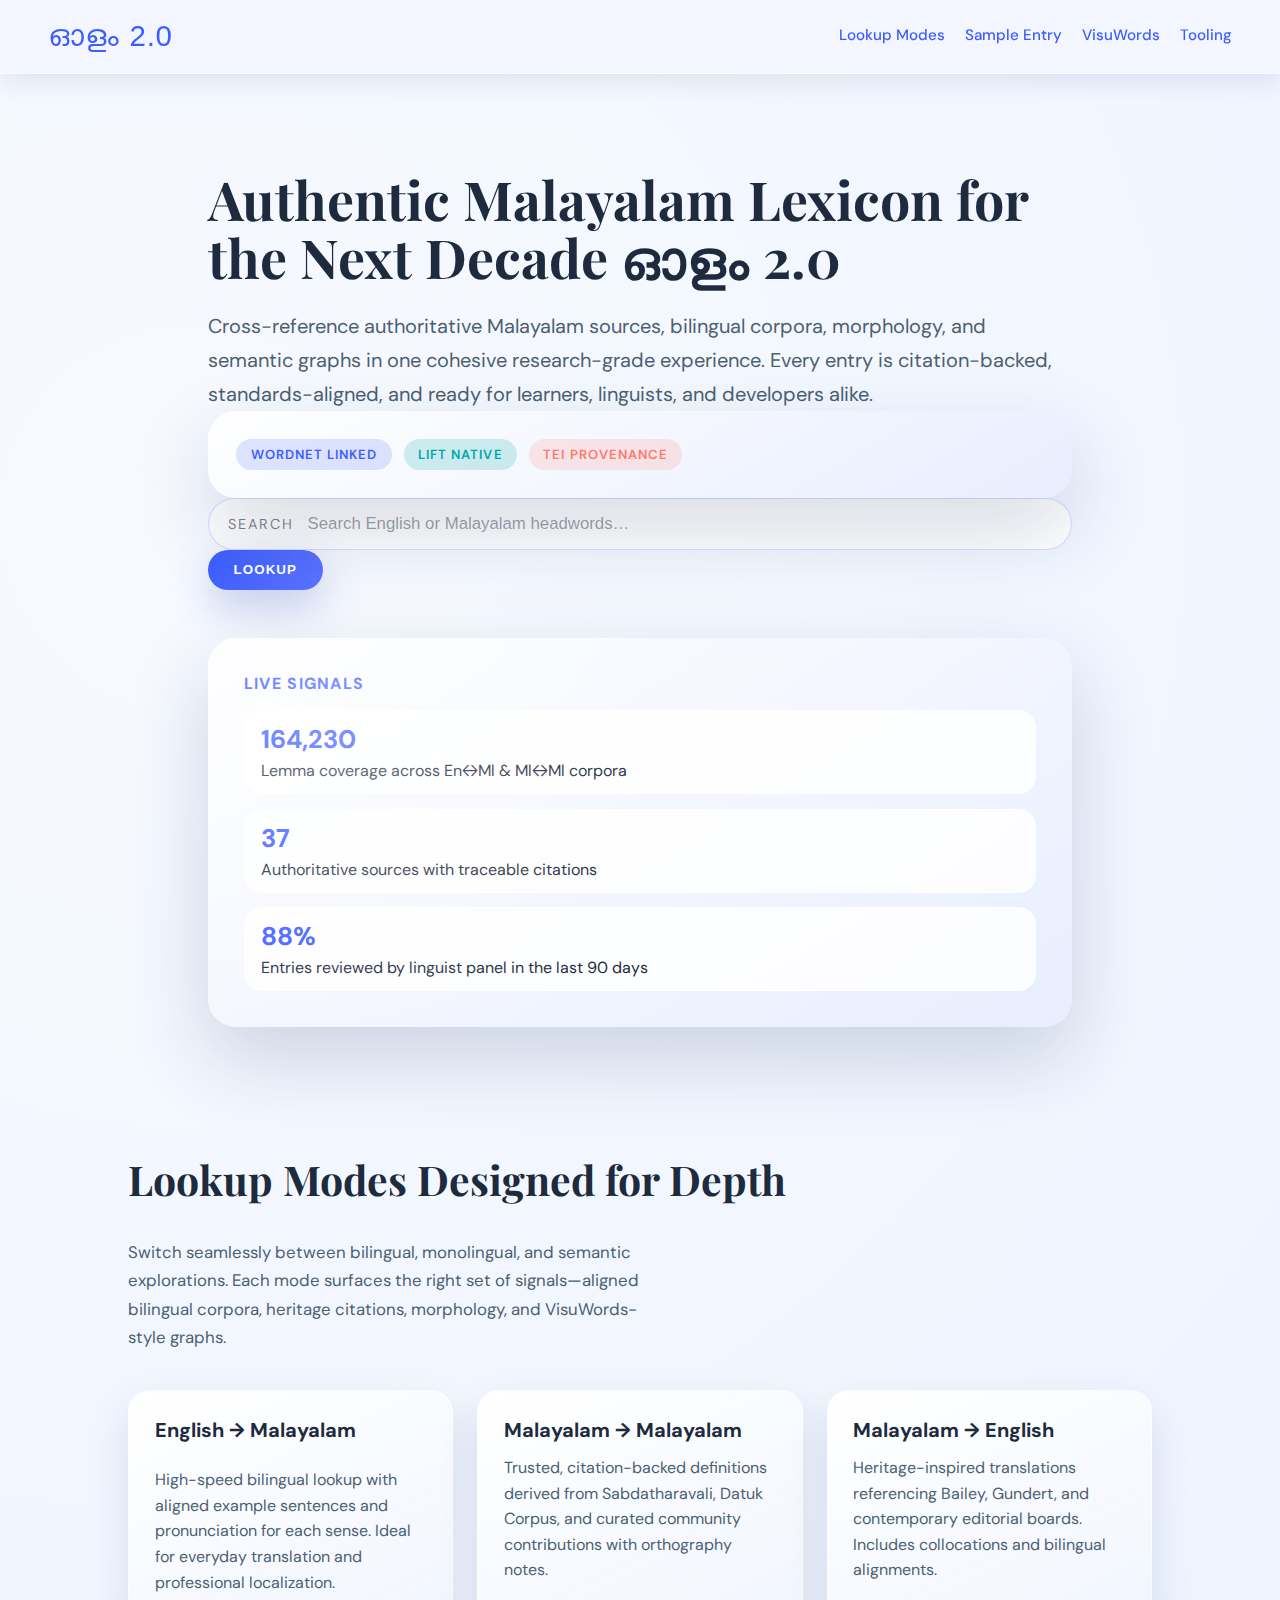
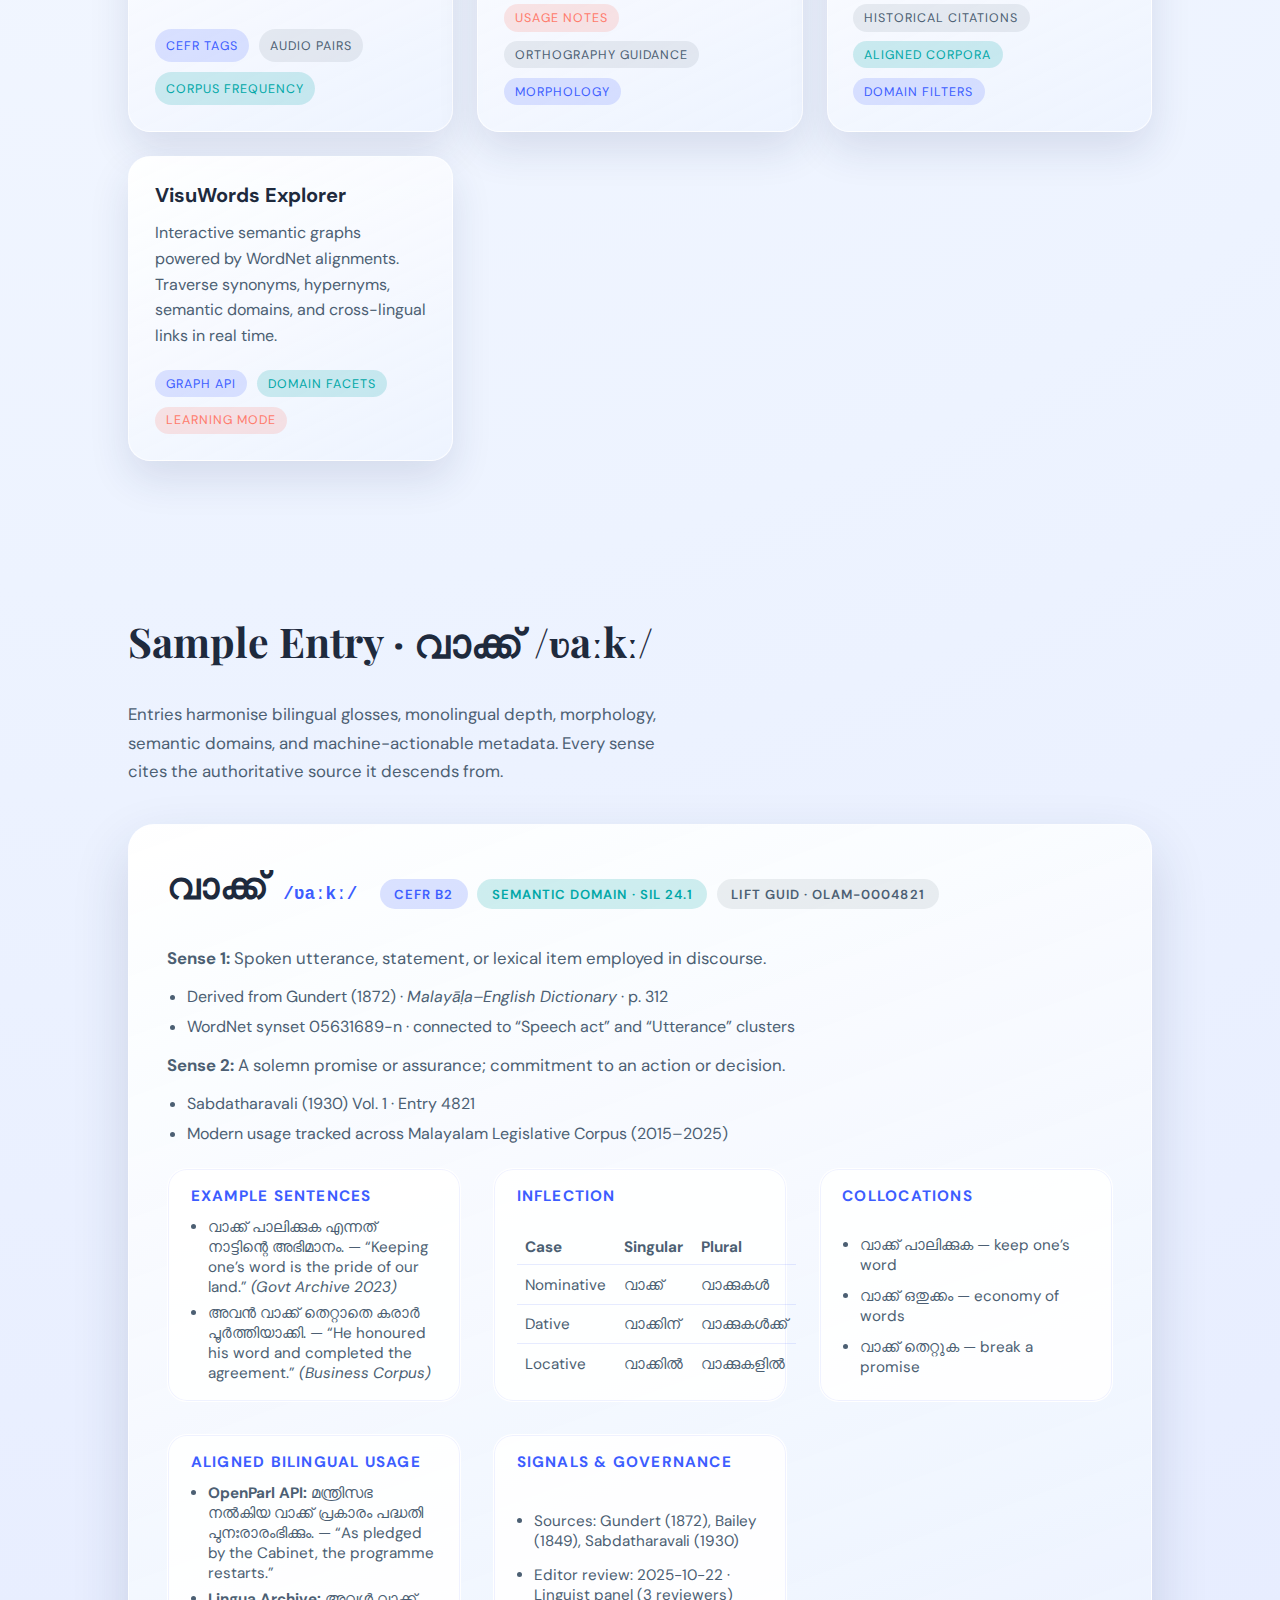
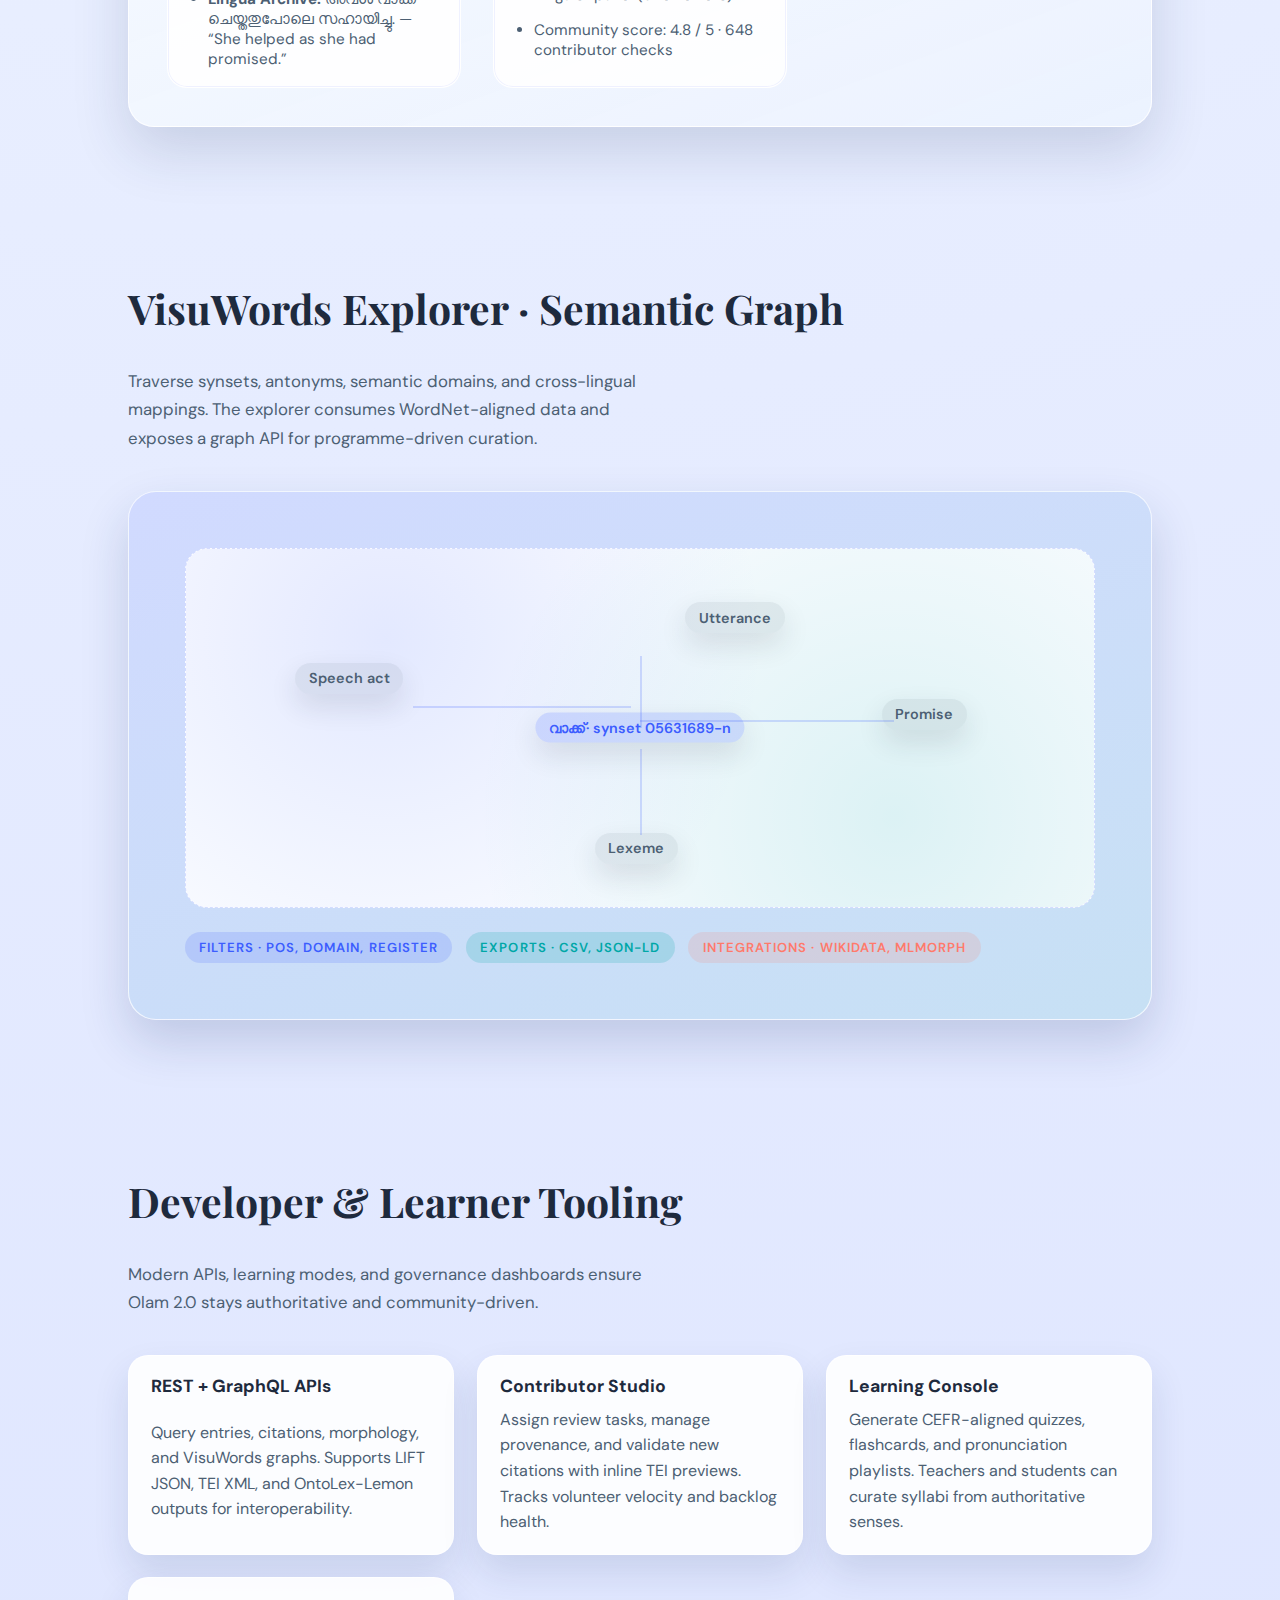
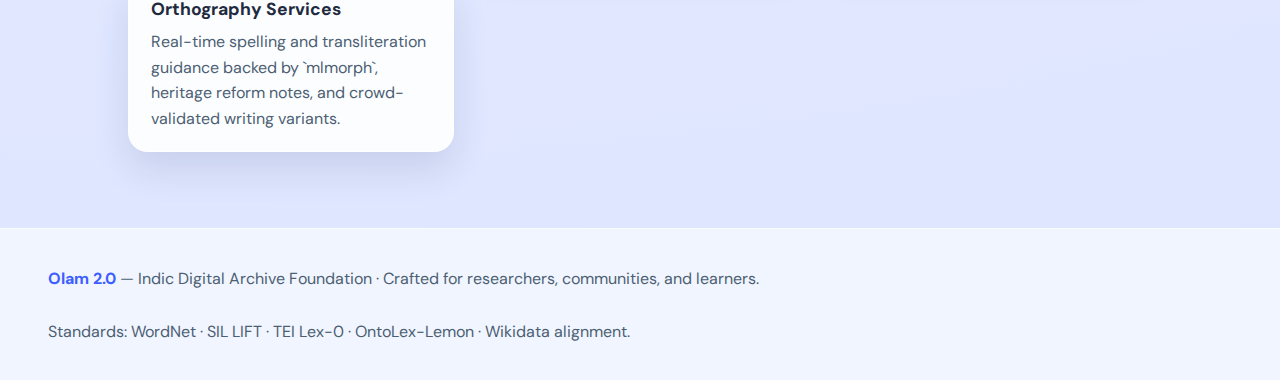
<file: docs/olam2.html>
<!DOCTYPE html>
<html lang="en">
<head>
  <meta charset="UTF-8" />
  <meta name="viewport" content="width=device-width, initial-scale=1.0" />
  <title>Olam 2.0 · Authentic Malayalam Lexicon</title>
  <link rel="stylesheet" href="olam2.css" />
</head>
<body>
  <header class="header">
    <div class="header-inner">
      <a href="#hero" class="brand" aria-label="Olam 2.0">
        <span class="mal">ഓളം</span>
        <span>2.0</span>
      </a>
      <nav class="nav" aria-label="Primary navigation">
        <a href="#modes">Lookup Modes</a>
        <a href="#entry">Sample Entry</a>
        <a href="#visuwords">VisuWords</a>
        <a href="#tools">Tooling</a>
      </nav>
    </div>
  </header>

  <main>
    <section class="hero" id="hero" aria-labelledby="hero-title">
      <div class="hero-copy">
        <h1 id="hero-title">Authentic Malayalam Lexicon for the Next Decade <span class="mal">ഓളം</span> 2.0</h1>
        <p>Cross-reference authoritative Malayalam sources, bilingual corpora, morphology, and semantic graphs in one cohesive research-grade experience. Every entry is citation-backed, standards-aligned, and ready for learners, linguists, and developers alike.</p>
        <div class="hero-meta">
          <span class="badge" data-tone="accent">WordNet Linked</span>
          <span class="badge" data-tone="teal">LIFT Native</span>
          <span class="badge" data-tone="warm">TEI Provenance</span>
        </div>
        <form class="hero-search" role="search" aria-label="Dictionary search">
          <div class="search-bar">
            <label for="search">Search</label>
            <input id="search" name="q" type="search" placeholder="Search English or Malayalam headwords…" />
          </div>
          <button class="search-button" type="submit">Lookup</button>
        </form>
      </div>
      <aside class="hero-visual" aria-label="Key platform metrics">
        <h2>Live signals</h2>
        <div class="hero-stats">
          <div class="hero-stat">
            <strong>164,230</strong>
            <span>Lemma coverage across En↔Ml &amp; Ml↔Ml corpora</span>
          </div>
          <div class="hero-stat">
            <strong>37</strong>
            <span>Authoritative sources with traceable citations</span>
          </div>
          <div class="hero-stat">
            <strong>88%</strong>
            <span>Entries reviewed by linguist panel in the last 90 days</span>
          </div>
        </div>
      </aside>
    </section>

    <section class="section" id="modes" aria-labelledby="modes-title">
      <div class="section-header">
        <h2 id="modes-title">Lookup Modes Designed for Depth</h2>
        <p>Switch seamlessly between bilingual, monolingual, and semantic explorations. Each mode surfaces the right set of signals—aligned bilingual corpora, heritage citations, morphology, and VisuWords-style graphs.</p>
      </div>
      <div class="mode-grid">
        <article class="mode-card">
          <h3>English → Malayalam</h3>
          <p>High-speed bilingual lookup with aligned example sentences and pronunciation for each sense. Ideal for everyday translation and professional localization.</p>
          <div class="tag-strip">
            <span class="tag" data-tone="accent">CEFR tags</span>
            <span class="tag">Audio pairs</span>
            <span class="tag" data-tone="teal">Corpus frequency</span>
          </div>
        </article>
        <article class="mode-card">
          <h3>Malayalam → Malayalam</h3>
          <p>Trusted, citation-backed definitions derived from Sabdatharavali, Datuk Corpus, and curated community contributions with orthography notes.</p>
          <div class="tag-strip">
            <span class="tag" data-tone="warm">Usage notes</span>
            <span class="tag">Orthography guidance</span>
            <span class="tag" data-tone="accent">Morphology</span>
          </div>
        </article>
        <article class="mode-card">
          <h3>Malayalam → English</h3>
          <p>Heritage-inspired translations referencing Bailey, Gundert, and contemporary editorial boards. Includes collocations and bilingual alignments.</p>
          <div class="tag-strip">
            <span class="tag">Historical citations</span>
            <span class="tag" data-tone="teal">Aligned corpora</span>
            <span class="tag" data-tone="accent">Domain filters</span>
          </div>
        </article>
        <article class="mode-card">
          <h3>VisuWords Explorer</h3>
          <p>Interactive semantic graphs powered by WordNet alignments. Traverse synonyms, hypernyms, semantic domains, and cross-lingual links in real time.</p>
          <div class="tag-strip">
            <span class="tag" data-tone="accent">Graph API</span>
            <span class="tag" data-tone="teal">Domain facets</span>
            <span class="tag" data-tone="warm">Learning mode</span>
          </div>
        </article>
      </div>
    </section>

    <section class="section" id="entry" aria-labelledby="entry-title">
      <div class="section-header">
        <h2 id="entry-title">Sample Entry · <span class="mal">വാക്ക്</span> /ʋaːkː/</h2>
        <p>Entries harmonise bilingual glosses, monolingual depth, morphology, semantic domains, and machine-actionable metadata. Every sense cites the authoritative source it descends from.</p>
      </div>
      <article class="entry" aria-label="Sample dictionary entry">
        <header class="entry-header">
          <h3 class="entry-headword"><span class="mal">വാക്ക്</span> <span class="entry-ipa">/ʋaːkː/</span></h3>
          <div class="entry-meta">
            <span class="chip" data-tone="accent">CEFR B2</span>
            <span class="chip" data-tone="teal">Semantic domain · SIL 24.1</span>
            <span class="chip">LIFT GUID · olam-0004821</span>
          </div>
        </header>
        <div class="entry-body">
          <section class="entry-definition">
            <p><strong>Sense 1:</strong> Spoken utterance, statement, or lexical item employed in discourse.</p>
            <ul>
              <li>Derived from Gundert (1872) · <em>Malayāḷa–English Dictionary</em> · p. 312</li>
              <li>WordNet synset 05631689-n · connected to “Speech act” and “Utterance” clusters</li>
            </ul>
            <p><strong>Sense 2:</strong> A solemn promise or assurance; commitment to an action or decision.</p>
            <ul>
              <li>Sabdatharavali (1930) Vol. 1 · Entry 4821</li>
              <li>Modern usage tracked across Malayalam Legislative Corpus (2015–2025)</li>
            </ul>
          </section>
          <section class="entry-layout">
            <div class="entry-panel">
              <h3>Example sentences</h3>
              <ul>
                <li><span class="mal">വാക്ക് പാലിക്കുക എന്നത് നാട്ടിന്റെ അഭിമാനം.</span> — “Keeping one’s word is the pride of our land.” <em>(Govt Archive 2023)</em></li>
                <li><span class="mal">അവൻ വാക്ക് തെറ്റാതെ കരാർ പൂർത്തിയാക്കി.</span> — “He honoured his word and completed the agreement.” <em>(Business Corpus)</em></li>
              </ul>
            </div>
            <div class="entry-panel">
              <h3>Inflection</h3>
              <table>
                <thead>
                  <tr>
                    <th scope="col">Case</th>
                    <th scope="col">Singular</th>
                    <th scope="col">Plural</th>
                  </tr>
                </thead>
                <tbody>
                  <tr>
                    <td>Nominative</td>
                    <td class="mal">വാക്ക്</td>
                    <td class="mal">വാക്കുകൾ</td>
                  </tr>
                  <tr>
                    <td>Dative</td>
                    <td class="mal">വാക്കിന്</td>
                    <td class="mal">വാക്കുകൾക്ക്</td>
                  </tr>
                  <tr>
                    <td>Locative</td>
                    <td class="mal">വാക്കിൽ</td>
                    <td class="mal">വാക്കുകളിൽ</td>
                  </tr>
                </tbody>
              </table>
            </div>
            <div class="entry-panel">
              <h3>Collocations</h3>
              <ul>
                <li><span class="mal">വാക്ക് പാലിക്കുക</span> — keep one’s word</li>
                <li><span class="mal">വാക്ക് ഒതുക്കം</span> — economy of words</li>
                <li><span class="mal">വാക്ക് തെറ്റുക</span> — break a promise</li>
              </ul>
            </div>
            <div class="entry-panel">
              <h3>Aligned bilingual usage</h3>
              <ul>
                <li><strong>OpenParl API:</strong> <span class="mal">മന്ത്രിസഭ നൽകിയ വാക്ക് പ്രകാരം പദ്ധതി പുനഃരാരംഭിക്കും.</span> — “As pledged by the Cabinet, the programme restarts.”</li>
                <li><strong>Lingua Archive:</strong> <span class="mal">അവൾ വാക്ക് ചെയ്തതുപോലെ സഹായിച്ചു.</span> — “She helped as she had promised.”</li>
              </ul>
            </div>
            <div class="entry-panel">
              <h3>Signals &amp; governance</h3>
              <ul>
                <li>Sources: Gundert (1872), Bailey (1849), Sabdatharavali (1930)</li>
                <li>Editor review: 2025-10-22 · Linguist panel (3 reviewers)</li>
                <li>Community score: 4.8 / 5 · 648 contributor checks</li>
              </ul>
            </div>
          </section>
        </div>
      </article>
    </section>

    <section class="section" id="visuwords" aria-labelledby="visuwords-title">
      <div class="section-header">
        <h2 id="visuwords-title">VisuWords Explorer · Semantic Graph</h2>
        <p>Traverse synsets, antonyms, semantic domains, and cross-lingual mappings. The explorer consumes WordNet-aligned data and exposes a graph API for programme-driven curation.</p>
      </div>
      <div class="visuwords" aria-label="Semantic map mock">
        <div class="canvas-mock">
          <span class="node" data-center="true"><span class="mal">വാക്ക്</span> · synset 05631689-n</span>
          <span class="node" data-pos="left">Speech act</span>
          <span class="node" data-pos="right">Promise</span>
          <span class="node" data-pos="top">Utterance</span>
          <span class="node" data-pos="bottom">Lexeme</span>
          <span class="edge" data-edge="left" aria-hidden="true"></span>
          <span class="edge" data-edge="right" aria-hidden="true"></span>
          <span class="edge" data-edge="top" aria-hidden="true"></span>
          <span class="edge" data-edge="bottom" aria-hidden="true"></span>
        </div>
        <div class="graph-meta">
          <div class="badge" data-tone="accent">Filters · POS, domain, register</div>
          <div class="badge" data-tone="teal">Exports · CSV, JSON-LD</div>
          <div class="badge" data-tone="warm">Integrations · Wikidata, mlmorph</div>
        </div>
      </div>
    </section>

    <section class="section" id="tools" aria-labelledby="tools-title">
      <div class="section-header">
        <h2 id="tools-title">Developer &amp; Learner Tooling</h2>
        <p>Modern APIs, learning modes, and governance dashboards ensure Olam 2.0 stays authoritative and community-driven.</p>
      </div>
      <div class="tools">
        <article class="tool-card">
          <h3>REST + GraphQL APIs</h3>
          <p>Query entries, citations, morphology, and VisuWords graphs. Supports LIFT JSON, TEI XML, and OntoLex-Lemon outputs for interoperability.</p>
        </article>
        <article class="tool-card">
          <h3>Contributor Studio</h3>
          <p>Assign review tasks, manage provenance, and validate new citations with inline TEI previews. Tracks volunteer velocity and backlog health.</p>
        </article>
        <article class="tool-card">
          <h3>Learning Console</h3>
          <p>Generate CEFR-aligned quizzes, flashcards, and pronunciation playlists. Teachers and students can curate syllabi from authoritative senses.</p>
        </article>
        <article class="tool-card">
          <h3>Orthography Services</h3>
          <p>Real-time spelling and transliteration guidance backed by `mlmorph`, heritage reform notes, and crowd-validated writing variants.</p>
        </article>
      </div>
    </section>
  </main>

  <footer class="footer">
    <div class="footer-inner">
      <div>
        <strong>Olam 2.0</strong> — Indic Digital Archive Foundation · Crafted for researchers, communities, and learners.
      </div>
      <div>
        Standards: WordNet · SIL LIFT · TEI Lex-0 · OntoLex-Lemon · Wikidata alignment.
      </div>
    </div>
  </footer>
</body>
</html>
</file>
<file: docs/styles.css>
@import url("https://fonts.googleapis.com/css2?family=DM+Sans:wght@400;500;700&family=Playfair+Display:wght@500;600;700&display=swap");
@import url("https://smc.org.in/fonts/raghumalayalamsans.css");

:root {
  color-scheme: light;
  --bg-gradient: radial-gradient(circle at 20% 20%, #f8fbff, #f2f5ff 35%, #edf2ff 55%, #e7ecff 100%);
  --panel-gradient: linear-gradient(145deg, rgba(255, 255, 255, 0.92), rgba(240, 244, 255, 0.82));
  --accent: #3c5dff;
  --accent-soft: rgba(60, 93, 255, 0.12);
  --accent-warm: #ff7a6b;
  --accent-teal: #00a7a7;
  --halo: rgba(60, 93, 255, 0.25);
  --text-primary: #1f2d3d;
  --text-secondary: #4a5e72;
  --font-heading: "Playfair Display", "Times New Roman", serif;
  --font-body: "DM Sans", "Segoe UI", sans-serif;
  --font-mal: "RaghuMalayalamSans", "RaghuMalayalam", "Noto Serif Malayalam", "Kartika", sans-serif;
  --shadow-soft: 0 24px 60px rgba(40, 63, 112, 0.12);
  --shadow-strong: 0 32px 80px rgba(22, 37, 84, 0.18);
  --border-glass: 1px solid rgba(255, 255, 255, 0.6);
}

html,
body {
  margin: 0;
  padding: 0;
  width: 100%;
  height: 100%;
  font-family: var(--font-body);
  background: var(--bg-gradient);
  color: var(--text-primary);
  overflow: hidden;
}

body {
  display: grid;
  place-items: center;
}

.deck {
  position: relative;
}

.deck::before,
.deck::after {
  content: "";
  position: absolute;
  inset: 0;
  pointer-events: none;
  mix-blend-mode: multiply;
  opacity: 0.8;
  filter: blur(0.5px);
}

.deck::before {
  background: radial-gradient(circle at 12% 18%, rgba(60, 93, 255, 0.24), transparent 55%),
    radial-gradient(circle at 88% 82%, rgba(0, 167, 167, 0.22), transparent 45%);
  transform: translateZ(0);
}

.deck::after {
  background: radial-gradient(circle at 50% 50%, rgba(255, 122, 107, 0.12), transparent 60%);
  animation: aurora 16s ease-in-out infinite alternate;
}

.deck {
  position: relative;
  width: min(90vw, 160vh * (16 / 9));
  height: calc((9 / 16) * min(90vw, 160vh * (16 / 9)));
  max-height: min(90vh, 56.25vw);
  aspect-ratio: 16 / 9;
  box-shadow: var(--shadow-soft);
  border-radius: 24px;
  overflow: hidden;
}

.slide {
  position: absolute;
  inset: 0;
  padding: clamp(2.5rem, 4vw, 4rem);
  background: var(--panel-gradient);
  display: flex;
  align-items: stretch;
  opacity: 0;
  transform: translateX(40px);
  transition: opacity 400ms ease, transform 500ms cubic-bezier(0.16, 1, 0.3, 1);
}

.slide.is-active {
  opacity: 1;
  transform: translateX(0);
  pointer-events: auto;
  box-shadow: inset 0 0 0 1px rgba(255, 255, 255, 0.4);
}

.layer {
  border-radius: 20px;
  background: rgba(255, 255, 255, 0.75);
  box-shadow: inset 0 0 0 1px rgba(255, 255, 255, 0.8);
  padding: clamp(2rem, 3vw, 3.5rem);
  display: flex;
  flex-direction: column;
  gap: clamp(1rem, 2vw, 1.75rem);
  max-width: 100%;
}

.layer::before {
  content: "";
  position: absolute;
  inset: -1px;
  border-radius: inherit;
  background: linear-gradient(125deg, rgba(255, 255, 255, 0.35), rgba(255, 255, 255, 0));
  opacity: 0.6;
  pointer-events: none;
}

.layer {
  position: relative;
  border: var(--border-glass);
  backdrop-filter: blur(14px);
}

.layer-scroll {
  height: 100%;
  overflow-y: auto;
  scrollbar-gutter: stable both-edges;
  padding-right: clamp(2rem, 3.2vw, 3.8rem);
}

.layer-scroll::-webkit-scrollbar {
  width: 0.6rem;
}

.layer-scroll::-webkit-scrollbar-track {
  background: rgba(31, 45, 61, 0.05);
  border-radius: 999px;
}

.layer-scroll::-webkit-scrollbar-thumb {
  background: rgba(60, 93, 255, 0.35);
  border-radius: 999px;
}

.layer-scroll::-webkit-scrollbar-thumb:hover {
  background: rgba(60, 93, 255, 0.55);
}

h1,
h2,
h3 {
  font-family: var(--font-heading);
  margin: 0;
}

h1 {
  font-size: clamp(2.4rem, 4vw, 3.4rem);
  line-height: 1.08;
}

h2 {
  font-size: clamp(1.9rem, 3vw, 2.5rem);
  color: var(--accent);
  letter-spacing: -0.02em;
}

h3 {
  font-size: clamp(1.2rem, 1.8vw, 1.6rem);
  color: var(--text-secondary);
  letter-spacing: 0.01em;
}

p {
  margin: 0;
  font-size: clamp(1rem, 1.2vw, 1.15rem);
  line-height: 1.6;
  color: var(--text-secondary);
}

ul,
ol {
  margin: 0;
  padding-left: clamp(1.2rem, 2vw, 1.6rem);
  display: grid;
  gap: clamp(0.6rem, 1.5vw, 1rem);
}

li {
  font-size: clamp(1rem, 1.25vw, 1.15rem);
  line-height: 1.6;
  color: var(--text-secondary);
}

li strong {
  color: var(--text-primary);
  font-weight: 600;
}

.grid {
  display: grid;
  gap: clamp(1.2rem, 2.4vw, 2rem);
  grid-template-columns: repeat(auto-fit, minmax(220px, 1fr));
}

.grid.prompts {
  grid-template-columns: repeat(auto-fit, minmax(240px, 1fr));
}

.grid h3 {
  margin-bottom: 0.4rem;
}

.split {
  display: grid;
  gap: clamp(1.5rem, 3vw, 2.5rem);
  grid-template-columns: repeat(2, minmax(0, 1fr));
  align-items: center;
}

.split .column {
  display: flex;
  flex-direction: column;
  gap: clamp(1rem, 1.8vw, 1.5rem);
}

.embed {
  position: relative;
  border-radius: 22px;
  overflow: hidden;
  background: linear-gradient(140deg, rgba(60, 93, 255, 0.12), rgba(0, 167, 167, 0.1));
  box-shadow: var(--shadow-strong);
  border: 1px solid rgba(255, 255, 255, 0.65);
  min-height: clamp(280px, 32vw, 400px);
}

.embed::before {
  content: "";
  position: absolute;
  inset: 0;
  background: radial-gradient(circle at top right, rgba(255, 255, 255, 0.35), transparent 45%);
  pointer-events: none;
  mix-blend-mode: screen;
}

.embed iframe {
  width: 100%;
  height: 100%;
  border: 0;
  background: #fff;
}

.embed figcaption {
  position: absolute;
  inset: auto 0 0 0;
  padding: 1rem 1.4rem;
  background: linear-gradient(180deg, rgba(9, 14, 32, 0) 0%, rgba(9, 14, 32, 0.52) 95%);
  color: #f7fbff;
  font-size: 0.95rem;
  display: flex;
  justify-content: space-between;
  align-items: center;
  gap: 1rem;
}

.embed figcaption a {
  color: #e1e8ff;
  text-decoration: none;
  font-weight: 600;
}

.embed figcaption a:hover,
.embed figcaption a:focus {
  text-decoration: underline;
}

.badge {
  display: inline-flex;
  align-items: center;
  gap: 0.4rem;
  padding: 0.35rem 0.85rem;
  border-radius: 999px;
  font-size: 0.82rem;
  font-weight: 600;
  background: rgba(60, 93, 255, 0.12);
  color: var(--accent);
  letter-spacing: 0.08em;
  text-transform: uppercase;
}

.badge[data-tone="warm"] {
  background: rgba(255, 122, 107, 0.15);
  color: var(--accent-warm);
}

.badge[data-tone="teal"] {
  background: rgba(0, 167, 167, 0.18);
  color: var(--accent-teal);
}

.cards {
  display: grid;
  gap: clamp(1.2rem, 2vw, 1.75rem);
  grid-template-columns: repeat(auto-fit, minmax(240px, 1fr));
}

.card {
  padding: clamp(1.4rem, 2.2vw, 1.9rem);
  border-radius: 18px;
  background: linear-gradient(155deg, rgba(255, 255, 255, 0.94), rgba(240, 245, 255, 0.78));
  border: 1px solid rgba(255, 255, 255, 0.72);
  box-shadow: 0 18px 36px rgba(27, 50, 102, 0.12);
  display: flex;
  flex-direction: column;
  gap: 0.75rem;
}

.card[data-variant="primary"] {
  background: linear-gradient(155deg, rgba(60, 93, 255, 0.12), rgba(255, 255, 255, 0.9));
}

.card[data-variant="warm"] {
  background: linear-gradient(155deg, rgba(255, 122, 107, 0.12), rgba(255, 255, 255, 0.9));
}

.card[data-variant="teal"] {
  background: linear-gradient(155deg, rgba(0, 167, 167, 0.12), rgba(255, 255, 255, 0.9));
}

.card h3 {
  margin: 0;
  font-size: 1.15rem;
  color: var(--text-primary);
}

.card p {
  color: var(--text-secondary);
}

.card ul {
  padding: 0;
  margin: 0;
  list-style: none;
  display: grid;
  gap: 0.45rem;
}

.card li {
  position: relative;
  padding-left: 1.2rem;
  font-size: 0.97rem;
}

.card li::before {
  content: "";
  position: absolute;
  left: 0;
  top: 0.55rem;
  width: 6px;
  height: 6px;
  border-radius: 999px;
  background: currentColor;
  opacity: 0.6;
}

.mock {
  position: relative;
  display: grid;
  grid-template-columns: minmax(0, 1fr) minmax(260px, 320px);
  gap: clamp(1.6rem, 3vw, 2.2rem);
  padding: clamp(1.4rem, 2vw, 1.8rem);
  border-radius: 22px;
  background: linear-gradient(155deg, rgba(255, 255, 255, 0.96), rgba(234, 241, 255, 0.82));
  border: 1px solid rgba(255, 255, 255, 0.75);
  box-shadow: 0 26px 48px rgba(22, 37, 84, 0.16);
  overflow: hidden;
}

.mock::before {
  content: "";
  position: absolute;
  inset: 0;
  background: radial-gradient(circle at 18% 12%, rgba(60, 93, 255, 0.18), transparent 45%),
    radial-gradient(circle at 82% 88%, rgba(255, 122, 107, 0.14), transparent 55%);
  mix-blend-mode: screen;
  opacity: 0.7;
  pointer-events: none;
}

.mock-main,
.mock-sidebar {
  position: relative;
  display: flex;
  flex-direction: column;
  gap: clamp(1rem, 1.8vw, 1.6rem);
  z-index: 1;
}

.mock-toolbar {
  display: flex;
  align-items: center;
  gap: clamp(0.9rem, 1.6vw, 1.2rem);
  padding: 0.65rem 0.95rem;
  border-radius: 16px;
  background: rgba(255, 255, 255, 0.78);
  border: 1px solid rgba(60, 93, 255, 0.12);
  box-shadow: inset 0 0 0 1px rgba(255, 255, 255, 0.35);
}

.mock-brand {
  font-size: 1.05rem;
  font-weight: 600;
  color: var(--accent);
  letter-spacing: 0.05em;
  text-transform: uppercase;
}

.mock-search {
  flex: 1;
  display: flex;
  align-items: center;
  gap: 0.6rem;
  padding: 0.4rem 1rem;
  border-radius: 999px;
  background: rgba(60, 93, 255, 0.08);
  border: 1px solid rgba(60, 93, 255, 0.16);
  font-size: 0.95rem;
  color: var(--text-secondary);
}

.mock-pill {
  padding: 0.35rem 0.85rem;
  border-radius: 999px;
  background: rgba(0, 167, 167, 0.12);
  color: var(--accent-teal);
  font-size: 0.85rem;
  font-weight: 600;
  letter-spacing: 0.05em;
  text-transform: uppercase;
  white-space: nowrap;
}

.mock-pill[data-tone="warm"] {
  background: rgba(255, 122, 107, 0.18);
  color: var(--accent-warm);
}

.mock-tabs {
  display: flex;
  gap: 0.6rem;
  flex-wrap: wrap;
}

.mock-tab {
  padding: 0.45rem 0.9rem;
  border-radius: 999px;
  font-size: 0.9rem;
  font-weight: 600;
  color: var(--text-secondary);
  background: rgba(31, 45, 61, 0.08);
}

.mock-tab.is-active {
  background: rgba(60, 93, 255, 0.18);
  color: var(--accent);
  box-shadow: inset 0 0 0 1px rgba(60, 93, 255, 0.2);
}

.mock-entry {
  padding: clamp(1.2rem, 2vw, 1.6rem);
  border-radius: 18px;
  background: rgba(255, 255, 255, 0.85);
  border: 1px solid rgba(255, 255, 255, 0.7);
  box-shadow: inset 0 0 0 1px rgba(60, 93, 255, 0.08);
  display: grid;
  gap: 0.9rem;
}

.mock-headword {
  font-size: clamp(1.6rem, 2.6vw, 2rem);
  font-family: var(--font-heading);
  margin: 0;
  display: flex;
  align-items: baseline;
  gap: 0.65rem;
}

.mock-ipa {
  font-size: 1rem;
  font-family: "JetBrains Mono", "Fira Mono", monospace;
  color: var(--accent);
}

.mock-gloss {
  font-size: 1.05rem;
  color: var(--text-secondary);
}

.mock-senses {
  margin: 0;
  padding-left: 1.2rem;
  display: grid;
  gap: 0.55rem;
}

.mock-senses li {
  font-size: 0.98rem;
  color: var(--text-secondary);
}

.mock-citation {
  display: inline-block;
  margin-left: 0.4rem;
  padding: 0.15rem 0.5rem;
  border-radius: 999px;
  background: rgba(60, 93, 255, 0.14);
  color: var(--accent);
  font-size: 0.78rem;
  letter-spacing: 0.04em;
  text-transform: uppercase;
}

.mock-meta {
  display: flex;
  flex-wrap: wrap;
  gap: 0.5rem;
}

.mock-chip {
  display: inline-flex;
  align-items: center;
  gap: 0.35rem;
  padding: 0.3rem 0.75rem;
  border-radius: 999px;
  font-size: 0.85rem;
  font-weight: 600;
  background: rgba(31, 45, 61, 0.08);
  color: var(--text-secondary);
  letter-spacing: 0.04em;
  text-transform: uppercase;
}

.mock-chip[data-tone="warm"] {
  background: rgba(255, 122, 107, 0.16);
  color: var(--accent-warm);
}

.mock-chip[data-tone="teal"] {
  background: rgba(0, 167, 167, 0.16);
  color: var(--accent-teal);
}

.mock-citations {
  padding: 1rem 1.2rem;
  border-radius: 16px;
  background: rgba(246, 248, 255, 0.92);
  border: 1px solid rgba(60, 93, 255, 0.12);
  box-shadow: inset 0 0 0 1px rgba(255, 255, 255, 0.4);
}

.mock-citations h4 {
  margin: 0 0 0.6rem;
  font-size: 0.95rem;
  text-transform: uppercase;
  letter-spacing: 0.08em;
  color: var(--accent);
}

.mock-citations ul {
  margin: 0;
  padding: 0;
  list-style: none;
  display: grid;
  gap: 0.45rem;
  font-size: 0.95rem;
  color: var(--text-secondary);
}

.mock-sentences {
  padding: clamp(1.1rem, 1.8vw, 1.5rem);
  border-radius: 18px;
  background: rgba(255, 255, 255, 0.9);
  border: 1px solid rgba(255, 255, 255, 0.75);
  box-shadow: inset 0 0 0 1px rgba(60, 93, 255, 0.1);
  display: grid;
  gap: 0.75rem;
}

.mock-sentences h4 {
  margin: 0;
  font-size: 0.95rem;
  text-transform: uppercase;
  letter-spacing: 0.08em;
  color: var(--accent);
}

.mock-sentence {
  display: grid;
  gap: 0.35rem;
  padding: 0.85rem 1rem;
  border-radius: 14px;
  background: rgba(31, 45, 61, 0.04);
  position: relative;
}

.mock-sentence p {
  margin: 0;
  font-size: 0.96rem;
  color: var(--text-secondary);
}

.mock-sentence .mal {
  font-size: 1.05rem;
  font-weight: 600;
  color: var(--text-primary);
}

.mock-sentence footer {
  display: flex;
  align-items: center;
  gap: 0.5rem;
  flex-wrap: wrap;
}

.mock-tag {
  display: inline-flex;
  align-items: center;
  gap: 0.35rem;
  padding: 0.25rem 0.65rem;
  border-radius: 999px;
  font-size: 0.75rem;
  font-weight: 600;
  letter-spacing: 0.08em;
  text-transform: uppercase;
  color: var(--text-secondary);
  background: rgba(31, 45, 61, 0.1);
}

.mock-tag[data-tone="accent"] {
  background: rgba(60, 93, 255, 0.18);
  color: var(--accent);
}

.mock-tag[data-tone="warm"] {
  background: rgba(255, 122, 107, 0.16);
  color: var(--accent-warm);
}

.mock-tag[data-tone="teal"] {
  background: rgba(0, 167, 167, 0.18);
  color: var(--accent-teal);
}

.mock-audio {
  margin-left: auto;
  padding: 0.3rem 0.65rem;
  border-radius: 999px;
  border: 1px solid rgba(60, 93, 255, 0.3);
  background: rgba(60, 93, 255, 0.12);
  color: var(--accent);
  font-size: 0.82rem;
  font-weight: 600;
  text-transform: uppercase;
  letter-spacing: 0.08em;
  cursor: pointer;
}

.mock-audio::before {
  content: "▶";
  margin-right: 0.35rem;
  font-size: 0.75rem;
}

.mock-bilingual {
  padding: clamp(1.1rem, 1.8vw, 1.5rem);
  border-radius: 18px;
  background: rgba(255, 255, 255, 0.9);
  border: 1px solid rgba(255, 255, 255, 0.72);
  box-shadow: inset 0 0 0 1px rgba(60, 93, 255, 0.08);
  display: grid;
  gap: 0.75rem;
}

.mock-bilingual h4 {
  margin: 0;
  font-size: 0.95rem;
  text-transform: uppercase;
  letter-spacing: 0.08em;
  color: var(--accent);
}

.mock-alignments {
  display: grid;
  gap: 0.6rem;
}

.mock-alignment {
  display: grid;
  gap: 0.3rem;
  padding: 0.75rem 0.9rem;
  border-radius: 14px;
  background: rgba(31, 45, 61, 0.05);
}

.mock-alignment header {
  display: flex;
  justify-content: space-between;
  align-items: center;
  font-size: 0.82rem;
  text-transform: uppercase;
  letter-spacing: 0.08em;
  color: rgba(31, 45, 61, 0.6);
}

.mock-alignment p {
  margin: 0;
  font-size: 0.96rem;
  color: var(--text-secondary);
}

.mock-learning {
  display: grid;
  gap: 0.75rem;
  grid-template-columns: repeat(auto-fit, minmax(220px, 1fr));
}

.mock-tool {
  padding: 0.95rem 1.1rem;
  border-radius: 16px;
  background: rgba(255, 255, 255, 0.88);
  border: 1px solid rgba(255, 255, 255, 0.72);
  box-shadow: inset 0 0 0 1px rgba(60, 93, 255, 0.08);
  display: grid;
  gap: 0.45rem;
}

.mock-tool strong {
  font-size: 0.95rem;
  color: var(--text-primary);
}

.mock-tool p {
  margin: 0;
  font-size: 0.9rem;
  color: var(--text-secondary);
}

.mock-tool footer {
  font-size: 0.78rem;
  text-transform: uppercase;
  letter-spacing: 0.08em;
  color: rgba(31, 45, 61, 0.6);
}

.mock-sidebar {
  gap: clamp(1rem, 1.8vw, 1.4rem);
}

.mock-panel {
  padding: clamp(1rem, 1.6vw, 1.4rem);
  border-radius: 18px;
  background: rgba(255, 255, 255, 0.82);
  border: 1px solid rgba(255, 255, 255, 0.65);
  box-shadow: inset 0 0 0 1px rgba(60, 93, 255, 0.08);
  display: grid;
  gap: 0.65rem;
}

.mock-panel h4 {
  margin: 0;
  font-size: 0.95rem;
  text-transform: uppercase;
  letter-spacing: 0.08em;
  color: var(--text-secondary);
}

.mock-list {
  margin: 0;
  padding: 0;
  list-style: none;
  display: grid;
  gap: 0.4rem;
  font-size: 0.95rem;
  color: var(--text-secondary);
}

.mock-stat-grid {
  display: grid;
  gap: 0.75rem;
  grid-template-columns: repeat(auto-fit, minmax(110px, 1fr));
}

.mock-stat {
  padding: 0.75rem 0.9rem;
  border-radius: 16px;
  background: rgba(60, 93, 255, 0.12);
  border: 1px solid rgba(60, 93, 255, 0.18);
  display: grid;
  gap: 0.25rem;
  justify-items: flex-start;
}

.mock-stat-value {
  font-size: 1.2rem;
  font-weight: 700;
  color: var(--accent);
}

.mock-stat-label {
  font-size: 0.78rem;
  text-transform: uppercase;
  letter-spacing: 0.08em;
  color: var(--text-secondary);
}

.mock-extras {
  display: grid;
  gap: clamp(1.2rem, 2.2vw, 1.8rem);
  grid-template-columns: repeat(auto-fit, minmax(220px, 1fr));
}

.mock-extra {
  padding: clamp(1.1rem, 1.8vw, 1.5rem);
  border-radius: 18px;
  background: rgba(255, 255, 255, 0.85);
  border: 1px solid rgba(255, 255, 255, 0.7);
  box-shadow: inset 0 0 0 1px rgba(60, 93, 255, 0.08);
  display: grid;
  gap: 0.6rem;
}

.mock-extra h4 {
  margin: 0;
  font-size: 0.95rem;
  text-transform: uppercase;
  letter-spacing: 0.08em;
  color: var(--text-secondary);
}

.mock-table {
  width: 100%;
  border-collapse: collapse;
  font-size: 0.9rem;
  color: var(--text-secondary);
}

.mock-table thead {
  background: rgba(60, 93, 255, 0.12);
  color: var(--accent);
}

.mock-table th,
.mock-table td {
  padding: 0.45rem 0.6rem;
  border-bottom: 1px solid rgba(60, 93, 255, 0.12);
  text-align: left;
}

.mock-table tr:last-child td {
  border-bottom: 0;
}

.mock-collocations {
  margin: 0;
  padding: 0;
  list-style: none;
  display: grid;
  gap: 0.35rem;
}

.mock-collocations li {
  display: flex;
  justify-content: space-between;
  align-items: center;
  gap: 0.6rem;
  padding: 0.45rem 0.6rem;
  border-radius: 12px;
  background: rgba(31, 45, 61, 0.06);
  color: var(--text-secondary);
}

.mock-collocations span {
  font-size: 0.85rem;
  color: rgba(31, 45, 61, 0.65);
  letter-spacing: 0.04em;
  text-transform: uppercase;
}

.mock-graph {
  margin-top: clamp(1.2rem, 2vw, 1.8rem);
  padding: clamp(1.2rem, 2vw, 1.8rem);
  border-radius: 22px;
  background: linear-gradient(140deg, rgba(60, 93, 255, 0.1), rgba(0, 167, 167, 0.12));
  border: 1px solid rgba(255, 255, 255, 0.72);
  box-shadow: inset 0 0 0 1px rgba(255, 255, 255, 0.35);
}

.mock-graph h4 {
  margin: 0 0 0.8rem;
  font-size: 0.95rem;
  text-transform: uppercase;
  letter-spacing: 0.08em;
  color: var(--accent);
}

.mock-graph-canvas {
  position: relative;
  height: clamp(200px, 30vh, 240px);
  border-radius: 18px;
  background: rgba(255, 255, 255, 0.85);
  border: 1px dashed rgba(60, 93, 255, 0.22);
  overflow: hidden;
}

.mock-graph-canvas::before {
  content: "";
  position: absolute;
  inset: 0;
  background: radial-gradient(circle at 20% 30%, rgba(60, 93, 255, 0.08), transparent 55%),
    radial-gradient(circle at 80% 75%, rgba(0, 167, 167, 0.09), transparent 50%);
}

.mock-node {
  position: absolute;
  padding: 0.35rem 0.75rem;
  border-radius: 999px;
  font-size: 0.85rem;
  font-weight: 600;
  color: var(--text-secondary);
  background: rgba(31, 45, 61, 0.08);
  box-shadow: 0 10px 24px rgba(31, 45, 61, 0.12);
}

.mock-node[data-pos="center"] {
  left: 50%;
  top: 48%;
  transform: translate(-50%, -50%);
  background: rgba(60, 93, 255, 0.18);
  color: var(--accent);
}

.mock-node[data-pos="left"] {
  left: 12%;
  top: 35%;
}

.mock-node[data-pos="right"] {
  right: 10%;
  top: 40%;
}

.mock-node[data-pos="top"] {
  left: 55%;
  top: 15%;
}

.mock-node[data-pos="bottom"] {
  left: 46%;
  bottom: 12%;
}

.mock-edge {
  position: absolute;
  border-radius: 999px;
  background: rgba(60, 93, 255, 0.18);
  transform-origin: left center;
}

.mock-edge[data-edge="left"] {
  left: 28%;
  top: 42%;
  width: 24%;
  height: 2px;
}

.mock-edge[data-edge="right"] {
  left: 50%;
  top: 46%;
  width: 28%;
  height: 2px;
}

.mock-edge[data-edge="top"] {
  left: 50%;
  top: 30%;
  width: 2px;
  height: 20%;
}

.mock-edge[data-edge="bottom"] {
  left: 50%;
  top: 56%;
  width: 2px;
  height: 26%;
}

.mock-timeline {
  margin-top: clamp(1.2rem, 2vw, 1.6rem);
  padding: clamp(1.2rem, 2vw, 1.6rem);
  border-radius: 18px;
  background: rgba(255, 255, 255, 0.88);
  border: 1px solid rgba(255, 255, 255, 0.7);
  box-shadow: inset 0 0 0 1px rgba(60, 93, 255, 0.08);
}

.mock-timeline header {
  display: flex;
  justify-content: space-between;
  align-items: center;
  gap: 1rem;
  margin-bottom: 0.75rem;
  font-size: 0.9rem;
  color: var(--text-secondary);
}

.mock-timeline header strong {
  font-size: 0.95rem;
  color: var(--accent);
}

.mock-timeline-canvas {
  position: relative;
  height: clamp(140px, 22vh, 160px);
  border-radius: 16px;
  background: linear-gradient(0deg, rgba(60, 93, 255, 0.06), rgba(60, 93, 255, 0));
  border: 1px solid rgba(60, 93, 255, 0.14);
  overflow: hidden;
}

.mock-timeline-track {
  position: absolute;
  left: 8%;
  right: 6%;
  bottom: 22%;
  height: 2px;
  background: rgba(31, 45, 61, 0.18);
}

.mock-timeline-line {
  position: absolute;
  left: 8%;
  right: 22%;
  bottom: 22%;
  height: 3px;
  background: linear-gradient(90deg, rgba(60, 93, 255, 0.85), rgba(0, 167, 167, 0.75));
}

.mock-timeline-points {
  position: absolute;
  left: 8%;
  right: 6%;
  bottom: 20%;
  height: 0;
  display: flex;
  justify-content: space-between;
  pointer-events: none;
}

.mock-timeline-point {
  position: relative;
  width: 10px;
  height: 10px;
  border-radius: 999px;
  background: rgba(60, 93, 255, 0.9);
  box-shadow: 0 6px 12px rgba(60, 93, 255, 0.24);
}

.mock-timeline-point[data-tone="teal"] {
  background: rgba(0, 167, 167, 0.9);
  box-shadow: 0 6px 12px rgba(0, 167, 167, 0.3);
}

.mock-timeline-labels {
  position: absolute;
  left: 8%;
  right: 6%;
  bottom: 4%;
  display: flex;
  justify-content: space-between;
  font-size: 0.75rem;
  text-transform: uppercase;
  letter-spacing: 0.08em;
  color: rgba(31, 45, 61, 0.6);
}

.mock-sidebar {
  position: relative;
}

.mock-sidebar .mock-panel[data-variant="outline"] {
  background: linear-gradient(155deg, rgba(31, 45, 61, 0.06), rgba(255, 255, 255, 0.85));
  border: 1px dashed rgba(60, 93, 255, 0.25);
}

.eyebrow {
  font-size: 0.95rem;
  text-transform: uppercase;
  letter-spacing: 0.16em;
  color: var(--accent);
}

.lede {
  font-size: clamp(1.15rem, 1.6vw, 1.4rem);
  color: var(--text-secondary);
}

.footnote {
  font-size: 0.95rem;
  color: rgba(31, 45, 61, 0.65);
}

.code,
code {
  font-family: "JetBrains Mono", "Fira Mono", monospace;
  background: var(--accent-soft);
  padding: 0.1em 0.4em;
  border-radius: 6px;
  font-size: 0.95em;
  color: var(--accent);
}

.mal {
  font-family: var(--font-mal);
  font-weight: 500;
  letter-spacing: 0.02em;
  color: var(--text-primary);
}

.closing {
  margin-top: 1.4rem;
  font-weight: 500;
  color: var(--text-primary);
}

.controls {
  position: absolute;
  bottom: clamp(1.4rem, 3vw, 2.2rem);
  right: clamp(2rem, 4vw, 3.2rem);
  display: flex;
  align-items: center;
  gap: 0.75rem;
  font-size: 1rem;
  color: var(--text-secondary);
}

.control {
  width: 2.4rem;
  height: 2.4rem;
  border-radius: 999px;
  border: 1px solid rgba(60, 93, 255, 0.25);
  background: rgba(255, 255, 255, 0.85);
  color: var(--accent);
  font-size: 1.4rem;
  line-height: 1;
  display: grid;
  place-items: center;
  cursor: pointer;
  transition: transform 180ms ease, box-shadow 180ms ease;
}

.control:focus-visible {
  outline: 3px solid rgba(60, 93, 255, 0.4);
  outline-offset: 2px;
}

.control:hover {
  transform: translateY(-1px);
  box-shadow: 0 12px 24px rgba(60, 93, 255, 0.18);
}

.control:disabled {
  opacity: 0.35;
  cursor: not-allowed;
  box-shadow: none;
  transform: none;
}

.indicator {
  font-weight: 500;
  letter-spacing: 0.08em;
}

@keyframes aurora {
  0% {
    transform: translate3d(-12%, -6%, 0) scale(1.05);
    opacity: 0.55;
  }

  100% {
    transform: translate3d(8%, 6%, 0) scale(1.15);
    opacity: 0.85;
  }
}

@media (max-width: 1024px) {
  body {
    padding: 2vh 2vw;
    overflow: hidden;
  }

  .deck {
    width: min(100vw, 100vh * (16 / 9));
    height: calc((9 / 16) * min(100vw, 100vh * (16 / 9)));
    max-height: min(85vh, 56.25vw);
  }

  .slide {
    padding: clamp(1.8rem, 4vw, 2.8rem);
  }

  .layer {
    padding: clamp(1.4rem, 3.5vw, 2.4rem);
  }

  .split {
    grid-template-columns: 1fr;
  }

  .mock {
    grid-template-columns: 1fr;
  }

  .mock-sidebar {
    flex-direction: row;
    flex-wrap: wrap;
    gap: 0.8rem;
  }

  .mock-panel {
    flex: 1 1 calc(50% - 0.8rem);
  }

  .mock-extras {
    grid-template-columns: 1fr;
  }

  .layer-scroll {
    padding-right: clamp(1.4rem, 3.5vw, 2.6rem);
  }
}

@media (max-width: 720px) {
  .mock-toolbar {
    flex-wrap: wrap;
    gap: 0.75rem;
  }

  .mock-pill {
    width: 100%;
    text-align: center;
  }

  .mock-sidebar {
    flex-direction: column;
  }

  .mock-panel {
    flex: 1 1 auto;
  }

  .mock-graph-canvas {
    height: 200px;
  }

  .mock-timeline {
    padding: 1rem;
  }

  .layer-scroll {
    padding-right: clamp(1.2rem, 3.5vw, 2.1rem);
  }
}

@media (max-height: 700px) {
  .layer {
    gap: clamp(0.8rem, 2vh, 1.4rem);
  }

  h1 {
    font-size: clamp(2rem, 6vh, 2.8rem);
  }
}

@media (prefers-reduced-motion: reduce) {
  *,
  *::before,
  *::after {
    animation-duration: 1ms !important;
    animation-iteration-count: 1 !important;
    transition-duration: 1ms !important;
    scroll-behavior: auto !important;
  }
}
</file>
<file: docs/olam2-claude.css>
@import url("https://fonts.googleapis.com/css2?family=Inter:wght@400;500;600;700&family=Crimson+Pro:wght@500;600;700&display=swap");
@import url("https://smc.org.in/fonts/raghumalayalamsans.css");

:root {
  /* Color Palette */
  --color-indigo-50: #eef2ff;
  --color-indigo-100: #e0e7ff;
  --color-indigo-500: #6366f1;
  --color-indigo-600: #4f46e5;
  --color-indigo-700: #4338ca;
  --color-teal-500: #14b8a6;
  --color-teal-600: #0d9488;
  --color-orange-500: #f97316;
  --color-orange-600: #ea580c;
  --color-gray-50: #f9fafb;
  --color-gray-100: #f3f4f6;
  --color-gray-200: #e5e7eb;
  --color-gray-300: #d1d5db;
  --color-gray-400: #9ca3af;
  --color-gray-500: #6b7280;
  --color-gray-600: #4b5563;
  --color-gray-700: #374151;
  --color-gray-800: #1f2937;
  --color-gray-900: #111827;

  /* Semantic Colors */
  --bg-primary: #ffffff;
  --bg-secondary: var(--color-gray-50);
  --bg-dark: #0f172a;
  --text-primary: var(--color-gray-900);
  --text-secondary: var(--color-gray-600);
  --text-light: var(--color-gray-500);
  --text-inverse: #ffffff;
  --accent-primary: var(--color-indigo-600);
  --accent-secondary: var(--color-teal-500);
  --accent-warm: var(--color-orange-500);

  /* Typography */
  --font-sans: "Inter", -apple-system, BlinkMacSystemFont, "Segoe UI", sans-serif;
  --font-serif: "Crimson Pro", Georgia, serif;
  --font-malayalam: "RaghuMalayalamSans", "Noto Sans Malayalam", sans-serif;

  /* Spacing */
  --space-xs: 0.25rem;
  --space-sm: 0.5rem;
  --space-md: 1rem;
  --space-lg: 1.5rem;
  --space-xl: 2rem;
  --space-2xl: 3rem;
  --space-3xl: 4rem;

  /* Shadows */
  --shadow-sm: 0 1px 2px 0 rgba(0, 0, 0, 0.05);
  --shadow-md: 0 4px 6px -1px rgba(0, 0, 0, 0.1), 0 2px 4px -1px rgba(0, 0, 0, 0.06);
  --shadow-lg: 0 10px 15px -3px rgba(0, 0, 0, 0.1), 0 4px 6px -2px rgba(0, 0, 0, 0.05);
  --shadow-xl: 0 20px 25px -5px rgba(0, 0, 0, 0.1), 0 10px 10px -5px rgba(0, 0, 0, 0.04);
  --shadow-2xl: 0 25px 50px -12px rgba(0, 0, 0, 0.25);

  /* Borders */
  --radius-sm: 0.375rem;
  --radius-md: 0.5rem;
  --radius-lg: 0.75rem;
  --radius-xl: 1rem;
  --radius-full: 9999px;
}

*,
*::before,
*::after {
  box-sizing: border-box;
}

html {
  font-size: 16px;
  scroll-behavior: smooth;
}

body {
  margin: 0;
  padding: 0;
  font-family: var(--font-sans);
  color: var(--text-primary);
  background: var(--bg-primary);
  line-height: 1.6;
  -webkit-font-smoothing: antialiased;
  -moz-osx-font-smoothing: grayscale;
}

h1, h2, h3, h4, h5, h6 {
  font-family: var(--font-serif);
  font-weight: 600;
  line-height: 1.2;
  margin: 0;
}

a {
  color: var(--accent-primary);
  text-decoration: none;
  transition: color 0.2s ease;
}

a:hover {
  color: var(--color-indigo-700);
}

button {
  font-family: inherit;
  cursor: pointer;
}

.mal {
  font-family: var(--font-malayalam);
  letter-spacing: 0.01em;
}

/* Top Navigation */
.top-nav {
  position: sticky;
  top: 0;
  z-index: 100;
  background: rgba(255, 255, 255, 0.95);
  backdrop-filter: blur(10px);
  border-bottom: 1px solid var(--color-gray-200);
  box-shadow: var(--shadow-sm);
}

.top-nav-inner {
  max-width: 1280px;
  margin: 0 auto;
  padding: var(--space-lg) var(--space-xl);
  display: flex;
  align-items: center;
  justify-content: space-between;
  gap: var(--space-xl);
}

.logo {
  display: flex;
  align-items: baseline;
  gap: var(--space-sm);
  font-family: var(--font-serif);
  font-size: 1.5rem;
  font-weight: 700;
  color: var(--text-primary);
}

.logo-mal {
  font-family: var(--font-malayalam);
  font-size: 1.75rem;
}

.logo-version {
  font-size: 1rem;
  color: var(--accent-primary);
}

.nav-links {
  display: flex;
  gap: var(--space-xl);
  align-items: center;
}

.nav-links a {
  font-weight: 500;
  font-size: 0.9375rem;
  color: var(--text-secondary);
  transition: color 0.2s ease;
}

.nav-links a:hover {
  color: var(--accent-primary);
}

.nav-cta {
  padding: 0.625rem 1.25rem;
  background: var(--accent-primary);
  color: white;
  border: none;
  border-radius: var(--radius-full);
  font-weight: 600;
  font-size: 0.875rem;
  transition: background 0.2s ease, transform 0.2s ease;
}

.nav-cta:hover {
  background: var(--color-indigo-700);
  transform: translateY(-1px);
}

/* Prominent Search Hero */
.search-hero {
  background: linear-gradient(165deg, var(--color-indigo-600) 0%, var(--color-indigo-700) 50%, var(--color-teal-600) 100%);
  color: white;
  padding: clamp(5rem, 12vw, 9rem) var(--space-xl) clamp(4rem, 10vw, 7rem);
  text-align: center;
  position: relative;
  overflow: hidden;
}

.search-hero::before {
  content: "";
  position: absolute;
  top: -50%;
  right: -20%;
  width: 800px;
  height: 800px;
  background: radial-gradient(circle, rgba(255, 255, 255, 0.1) 0%, transparent 70%);
  pointer-events: none;
}

.search-hero::after {
  content: "";
  position: absolute;
  bottom: -30%;
  left: -10%;
  width: 600px;
  height: 600px;
  background: radial-gradient(circle, rgba(20, 184, 166, 0.2) 0%, transparent 70%);
  pointer-events: none;
}

.search-hero-container {
  max-width: 900px;
  margin: 0 auto;
  position: relative;
  z-index: 1;
}

.search-hero-title {
  margin-bottom: clamp(2.5rem, 5vw, 4rem);
}

.search-hero-logo {
  font-family: var(--font-malayalam);
  font-size: clamp(3.5rem, 8vw, 5rem);
  font-weight: 700;
  display: block;
  margin-bottom: var(--space-md);
  line-height: 1;
  text-shadow: 0 4px 20px rgba(0, 0, 0, 0.2);
}

.search-hero-subtitle {
  display: block;
  font-family: var(--font-serif);
  font-size: clamp(1.25rem, 3vw, 1.75rem);
  font-weight: 500;
  opacity: 0.95;
  letter-spacing: 0.02em;
}

/* Primary Search Box */
.primary-search {
  margin-bottom: var(--space-2xl);
}

.primary-search-container {
  display: flex;
  align-items: center;
  gap: var(--space-md);
  padding: 1.25rem 1.5rem;
  background: white;
  border-radius: var(--radius-xl);
  box-shadow: 0 20px 60px rgba(0, 0, 0, 0.3), 0 0 0 1px rgba(255, 255, 255, 0.1);
  transition: box-shadow 0.3s ease, transform 0.3s ease;
  margin-bottom: var(--space-lg);
}

.primary-search-container:focus-within {
  box-shadow: 0 25px 80px rgba(0, 0, 0, 0.4), 0 0 0 4px rgba(255, 255, 255, 0.3);
  transform: translateY(-2px);
}

.primary-search-icon {
  color: var(--accent-primary);
  flex-shrink: 0;
}

.primary-search-input {
  flex: 1;
  border: none;
  outline: none;
  font-size: clamp(1.125rem, 2vw, 1.375rem);
  color: var(--text-primary);
  background: transparent;
  font-weight: 500;
}

.primary-search-input::placeholder {
  color: var(--text-light);
  font-weight: 400;
}

.primary-search-submit {
  padding: 0.875rem 2rem;
  background: var(--accent-primary);
  color: white;
  border: none;
  border-radius: var(--radius-lg);
  font-weight: 700;
  font-size: 1.0625rem;
  letter-spacing: 0.02em;
  transition: background 0.2s ease, transform 0.2s ease;
  box-shadow: 0 4px 12px rgba(79, 70, 229, 0.4);
}

.primary-search-submit:hover {
  background: var(--color-indigo-700);
  transform: translateY(-1px);
  box-shadow: 0 6px 16px rgba(79, 70, 229, 0.5);
}

.primary-search-modes {
  display: flex;
  gap: var(--space-md);
  justify-content: center;
  flex-wrap: wrap;
}

.primary-mode-toggle {
  display: flex;
  align-items: center;
  cursor: pointer;
}

.primary-mode-toggle input {
  position: absolute;
  opacity: 0;
  pointer-events: none;
}

.primary-mode-toggle span {
  padding: 0.75rem 1.5rem;
  background: rgba(255, 255, 255, 0.15);
  backdrop-filter: blur(10px);
  border: 2px solid rgba(255, 255, 255, 0.25);
  border-radius: var(--radius-lg);
  font-size: 0.9375rem;
  font-weight: 600;
  color: white;
  transition: all 0.2s ease;
  white-space: nowrap;
}

.primary-mode-toggle:hover span {
  background: rgba(255, 255, 255, 0.25);
  border-color: rgba(255, 255, 255, 0.4);
}

.primary-mode-toggle input:checked + span {
  background: white;
  color: var(--accent-primary);
  border-color: white;
  box-shadow: 0 4px 12px rgba(0, 0, 0, 0.15);
}

.search-hero-badges {
  display: flex;
  gap: var(--space-md);
  justify-content: center;
  flex-wrap: wrap;
}

.hero-badge {
  display: inline-flex;
  align-items: center;
  padding: 0.5rem 1rem;
  border-radius: var(--radius-full);
  font-size: 0.8125rem;
  font-weight: 700;
  text-transform: uppercase;
  letter-spacing: 0.05em;
  backdrop-filter: blur(10px);
}

.badge-accent {
  background: rgba(255, 255, 255, 0.2);
  border: 1px solid rgba(255, 255, 255, 0.3);
}

.badge-teal {
  background: rgba(20, 184, 166, 0.25);
  border: 1px solid rgba(20, 184, 166, 0.4);
}

.badge-warm {
  background: rgba(249, 115, 22, 0.25);
  border: 1px solid rgba(249, 115, 22, 0.4);
}

/* Hero Section (Secondary) */
.hero {
  max-width: 1280px;
  margin: 0 auto;
  padding: clamp(4rem, 8vw, 6rem) var(--space-xl);
  display: grid;
  grid-template-columns: 1fr 1fr;
  gap: clamp(3rem, 6vw, 5rem);
  align-items: center;
}

.hero-content {
  display: flex;
  flex-direction: column;
  gap: var(--space-xl);
}

.hero-heading {
  font-size: clamp(2rem, 4vw, 2.75rem);
  line-height: 1.2;
  color: var(--text-primary);
  margin: 0;
}

.hero-title-highlight {
  display: block;
  background: linear-gradient(135deg, var(--accent-primary) 0%, var(--accent-secondary) 100%);
  -webkit-background-clip: text;
  -webkit-text-fill-color: transparent;
  background-clip: text;
}

.hero-description {
  font-size: 1.0625rem;
  line-height: 1.7;
  color: var(--text-secondary);
  max-width: 42rem;
}

.hero-metrics {
  display: flex;
  gap: var(--space-xl);
  flex-wrap: wrap;
}

.metric {
  display: flex;
  flex-direction: column;
  gap: var(--space-xs);
}

.metric strong {
  font-size: 2rem;
  font-weight: 700;
  color: var(--accent-primary);
  line-height: 1;
}

.metric span {
  font-size: 0.875rem;
  color: var(--text-secondary);
  max-width: 12rem;
}

/* Hero Visual */
.hero-visual {
  position: relative;
  height: 500px;
}

.floating-card {
  position: absolute;
  padding: var(--space-lg);
  background: white;
  border-radius: var(--radius-xl);
  box-shadow: var(--shadow-xl);
  border: 1px solid var(--color-gray-200);
  animation: float 6s ease-in-out infinite;
}

@keyframes float {
  0%, 100% { transform: translateY(0); }
  50% { transform: translateY(-20px); }
}

.card-1 {
  top: 10%;
  left: 5%;
  width: 280px;
  animation-delay: 0s;
}

.card-2 {
  top: 45%;
  right: 8%;
  width: 240px;
  animation-delay: 2s;
}

.card-3 {
  bottom: 8%;
  left: 15%;
  width: 220px;
  animation-delay: 4s;
}

.card-header {
  display: flex;
  align-items: center;
  gap: var(--space-sm);
  margin-bottom: var(--space-sm);
}

.card-icon {
  font-size: 1.5rem;
}

.card-title {
  font-weight: 600;
  font-size: 1.125rem;
}

.card-body {
  display: flex;
  flex-direction: column;
  gap: var(--space-xs);
}

.card-sense {
  font-size: 0.875rem;
  color: var(--text-secondary);
  margin: 0;
}

.card-cite {
  font-size: 0.75rem;
  color: var(--text-light);
  margin: 0;
}

/* Section Styles */
.section {
  padding: clamp(4rem, 10vw, 7rem) var(--space-xl);
}

.section-gray {
  background: var(--bg-secondary);
}

.section-dark {
  background: var(--bg-dark);
  color: var(--text-inverse);
}

.section-community {
  background: linear-gradient(180deg, var(--bg-secondary) 0%, white 100%);
}

.section-cta {
  background: linear-gradient(135deg, var(--color-indigo-600) 0%, var(--color-teal-600) 100%);
  color: white;
}

.section-container {
  max-width: 1280px;
  margin: 0 auto;
}

.section-container-narrow {
  max-width: 960px;
  margin: 0 auto;
}

.section-intro {
  text-align: center;
  margin-bottom: clamp(3rem, 6vw, 5rem);
}

.section-intro h2 {
  font-size: clamp(2rem, 4vw, 3rem);
  margin-bottom: var(--space-lg);
}

.section-lead {
  font-size: 1.125rem;
  color: var(--text-secondary);
  max-width: 48rem;
  margin: 0 auto;
  line-height: 1.7;
}

.section-intro-light .section-lead {
  color: rgba(255, 255, 255, 0.8);
}

/* Features Grid */
.features-grid {
  display: grid;
  grid-template-columns: repeat(auto-fit, minmax(300px, 1fr));
  gap: var(--space-xl);
}

.feature-card {
  padding: var(--space-xl);
  background: white;
  border-radius: var(--radius-xl);
  box-shadow: var(--shadow-md);
  border: 1px solid var(--color-gray-200);
  transition: transform 0.2s ease, box-shadow 0.2s ease;
}

.feature-card:hover {
  transform: translateY(-4px);
  box-shadow: var(--shadow-xl);
}

.feature-icon {
  width: 3rem;
  height: 3rem;
  display: flex;
  align-items: center;
  justify-content: center;
  background: var(--color-indigo-100);
  color: var(--accent-primary);
  border-radius: var(--radius-lg);
  margin-bottom: var(--space-lg);
}

.feature-card h3 {
  font-size: 1.25rem;
  margin-bottom: var(--space-md);
}

.feature-card p {
  color: var(--text-secondary);
  line-height: 1.7;
  margin: 0;
}

/* Entry Showcase */
.entry-showcase {
  padding: var(--space-2xl);
  background: white;
  border-radius: var(--radius-xl);
  box-shadow: var(--shadow-2xl);
  border: 1px solid var(--color-gray-200);
}

.entry-head {
  display: flex;
  align-items: flex-start;
  justify-content: space-between;
  gap: var(--space-lg);
  margin-bottom: var(--space-2xl);
  padding-bottom: var(--space-xl);
  border-bottom: 2px solid var(--color-gray-100);
}

.entry-headword-block {
  flex: 1;
}

.entry-headword {
  display: flex;
  align-items: baseline;
  gap: var(--space-md);
  font-size: clamp(2rem, 3vw, 2.5rem);
  margin-bottom: var(--space-md);
}

.entry-ipa {
  font-family: "Courier New", monospace;
  font-size: 1.25rem;
  color: var(--accent-primary);
  font-weight: normal;
}

.entry-tags {
  display: flex;
  flex-wrap: wrap;
  gap: var(--space-sm);
}

.tag {
  display: inline-flex;
  padding: 0.375rem 0.75rem;
  border-radius: var(--radius-full);
  font-size: 0.75rem;
  font-weight: 600;
  text-transform: uppercase;
  letter-spacing: 0.05em;
  background: var(--color-gray-100);
  color: var(--text-secondary);
}

.tag-accent {
  background: var(--color-indigo-100);
  color: var(--color-indigo-700);
}

.tag-teal {
  background: rgba(20, 184, 166, 0.1);
  color: var(--color-teal-600);
}

.tag-sources {
  background: var(--color-orange-100);
  color: var(--color-orange-700);
  font-weight: 700;
}

.audio-btn {
  padding: 0.75rem;
  background: var(--accent-primary);
  color: white;
  border: none;
  border-radius: var(--radius-md);
  display: flex;
  align-items: center;
  justify-content: center;
  transition: background 0.2s ease;
}

.audio-btn:hover {
  background: var(--color-indigo-700);
}

/* Morphology Alert */
.morphology-alert {
  display: flex;
  gap: var(--space-md);
  padding: var(--space-lg);
  background: linear-gradient(135deg, rgba(20, 184, 166, 0.08) 0%, rgba(20, 184, 166, 0.03) 100%);
  border-left: 4px solid var(--color-teal-500);
  border-radius: var(--radius-lg);
  margin-bottom: var(--space-xl);
}

.morph-icon {
  color: var(--color-teal-600);
  flex-shrink: 0;
  margin-top: 2px;
}

.morph-content {
  display: flex;
  flex-direction: column;
  gap: var(--space-xs);
}

.morph-content strong {
  color: var(--color-teal-700);
  font-size: 0.9375rem;
}

.morph-content p {
  margin: 0;
  color: var(--text-secondary);
  font-size: 0.9375rem;
  line-height: 1.6;
}

/* Etymology Section */
.etymology-section {
  padding: var(--space-lg);
  background: linear-gradient(135deg, var(--color-indigo-50) 0%, white 100%);
  border-radius: var(--radius-lg);
  border: 1px solid var(--color-indigo-200);
  margin-bottom: var(--space-xl);
}

.etymology-title {
  display: flex;
  align-items: center;
  gap: var(--space-sm);
  font-size: 0.875rem;
  font-weight: 700;
  text-transform: uppercase;
  letter-spacing: 0.05em;
  color: var(--accent-primary);
  margin: 0 0 var(--space-md) 0;
}

.etymology-title svg {
  color: var(--accent-primary);
}

.etymology-text {
  margin: 0;
  font-size: 0.9375rem;
  line-height: 1.7;
  color: var(--text-secondary);
}

.etymology-text small {
  display: block;
  margin-top: var(--space-sm);
  font-size: 0.8125rem;
  color: var(--text-light);
}

/* Dictionary Sources */
.dictionary-sources {
  display: flex;
  flex-direction: column;
  gap: var(--space-xl);
  margin-bottom: var(--space-2xl);
}

.dict-source {
  padding: var(--space-xl);
  background: white;
  border-radius: var(--radius-xl);
  border: 2px solid var(--color-gray-200);
  box-shadow: var(--shadow-md);
  transition: border-color 0.2s ease, box-shadow 0.2s ease;
}

.dict-source:hover {
  border-color: var(--accent-primary);
  box-shadow: var(--shadow-lg);
}

.dict-source-compact {
  padding: var(--space-lg);
  background: var(--bg-secondary);
  border-width: 1px;
}

.dict-source-header {
  display: flex;
  justify-content: space-between;
  align-items: baseline;
  gap: var(--space-md);
  margin-bottom: var(--space-lg);
  padding-bottom: var(--space-md);
  border-bottom: 2px solid var(--color-gray-100);
  flex-wrap: wrap;
}

.dict-source-title {
  font-size: 1.125rem;
  font-weight: 600;
  color: var(--text-primary);
  margin: 0;
}

.dict-meta {
  font-size: 0.8125rem;
  color: var(--text-light);
  font-style: italic;
}

.dict-senses {
  display: flex;
  flex-direction: column;
  gap: var(--space-lg);
}

.dict-sense {
  display: grid;
  grid-template-columns: auto 1fr;
  gap: var(--space-md);
  align-items: start;
}

.sense-number {
  font-weight: 700;
  color: var(--accent-primary);
  font-size: 0.9375rem;
  padding-top: 2px;
}

.sense-content {
  display: flex;
  flex-direction: column;
  gap: var(--space-xs);
}

.sense-def {
  margin: 0;
  font-size: 0.9375rem;
  line-height: 1.7;
  color: var(--text-primary);
}

.sense-def-trans {
  margin: 0;
  font-size: 0.875rem;
  line-height: 1.6;
  color: var(--text-secondary);
}

.sense-example {
  margin: 0;
  font-size: 0.9375rem;
  color: var(--text-secondary);
  font-style: italic;
  padding-left: var(--space-md);
  border-left: 2px solid var(--color-gray-200);
}

.sense-relations {
  margin: var(--space-sm) 0 0;
  font-size: 0.875rem;
  line-height: 1.6;
  color: var(--text-secondary);
}

.sense-relations strong {
  color: var(--text-primary);
  font-weight: 600;
}

/* Related Entries */
.related-section {
  padding: var(--space-xl);
  background: linear-gradient(135deg, rgba(249, 115, 22, 0.05) 0%, white 100%);
  border-radius: var(--radius-xl);
  border: 1px solid var(--color-orange-200);
  margin-bottom: var(--space-xl);
}

.related-title {
  display: flex;
  align-items: center;
  gap: var(--space-sm);
  font-size: 0.875rem;
  font-weight: 700;
  text-transform: uppercase;
  letter-spacing: 0.05em;
  color: var(--color-orange-600);
  margin: 0 0 var(--space-lg) 0;
}

.related-title svg {
  color: var(--color-orange-600);
}

.related-grid {
  display: grid;
  grid-template-columns: repeat(auto-fit, minmax(200px, 1fr));
  gap: var(--space-lg);
}

.related-card {
  display: flex;
  flex-direction: column;
  gap: var(--space-sm);
}

.related-card h5 {
  margin: 0;
  font-size: 0.8125rem;
  font-weight: 700;
  text-transform: uppercase;
  letter-spacing: 0.05em;
  color: var(--text-light);
}

.related-links {
  display: flex;
  flex-wrap: wrap;
  gap: var(--space-sm);
}

.related-links a {
  padding: 0.375rem 0.75rem;
  background: white;
  border: 1px solid var(--color-gray-200);
  border-radius: var(--radius-md);
  font-size: 0.9375rem;
  font-weight: 500;
  color: var(--text-primary);
  transition: all 0.2s ease;
}

.related-links a:hover {
  background: var(--accent-primary);
  color: white;
  border-color: var(--accent-primary);
  text-decoration: none;
}

/* Spelling Corrections */
.spelling-corrections {
  padding: var(--space-xl);
  background: linear-gradient(135deg, rgba(16, 185, 129, 0.08) 0%, white 100%);
  border-radius: var(--radius-xl);
  border: 2px solid rgba(16, 185, 129, 0.2);
  margin-bottom: var(--space-xl);
}

.corrections-title {
  display: flex;
  align-items: center;
  gap: var(--space-sm);
  font-size: 0.875rem;
  font-weight: 700;
  text-transform: uppercase;
  letter-spacing: 0.05em;
  color: #059669;
  margin: 0 0 var(--space-lg) 0;
}

.corrections-title svg {
  color: #059669;
}

.correction-content {
  display: flex;
  flex-direction: column;
  gap: var(--space-lg);
}

.correct-spelling {
  display: flex;
  align-items: center;
  gap: var(--space-md);
  padding: var(--space-lg);
  background: white;
  border-radius: var(--radius-lg);
  border: 2px solid #10b981;
  box-shadow: 0 4px 12px rgba(16, 185, 129, 0.1);
}

.correct-spelling svg {
  flex-shrink: 0;
}

.correct-text {
  display: flex;
  flex-direction: column;
  gap: var(--space-xs);
}

.correct-label {
  font-size: 0.75rem;
  font-weight: 700;
  text-transform: uppercase;
  letter-spacing: 0.05em;
  color: #059669;
}

.correct-word {
  font-size: 1.75rem;
  font-weight: 600;
  color: var(--text-primary);
  line-height: 1;
}

.incorrect-spellings {
  display: flex;
  flex-direction: column;
  gap: var(--space-md);
}

.incorrect-label {
  font-size: 0.875rem;
  font-weight: 600;
  color: var(--text-secondary);
}

.incorrect-list {
  display: flex;
  flex-direction: column;
  gap: var(--space-md);
}

.incorrect-item {
  display: flex;
  align-items: center;
  gap: var(--space-md);
  padding: var(--space-md) var(--space-lg);
  background: rgba(239, 68, 68, 0.05);
  border-radius: var(--radius-lg);
  border: 1px solid rgba(239, 68, 68, 0.2);
}

.incorrect-item svg {
  flex-shrink: 0;
}

.incorrect-word {
  font-size: 1.25rem;
  font-weight: 600;
  color: var(--text-primary);
  min-width: 120px;
}

.incorrect-reason {
  font-size: 0.875rem;
  color: #dc2626;
  font-style: italic;
}

.spelling-help {
  margin: 0;
  padding: var(--space-md);
  background: rgba(99, 102, 241, 0.05);
  border-radius: var(--radius-md);
  font-size: 0.875rem;
  line-height: 1.6;
  color: var(--text-secondary);
}

.spelling-help strong {
  color: var(--accent-primary);
}

.spelling-help a {
  font-weight: 600;
}

/* Similar Spellings */
.spelling-variants {
  padding: var(--space-xl);
  background: var(--bg-secondary);
  border-radius: var(--radius-xl);
  border: 1px solid var(--color-gray-200);
  margin-bottom: var(--space-xl);
}

.spelling-title {
  display: flex;
  align-items: center;
  gap: var(--space-sm);
  font-size: 0.875rem;
  font-weight: 700;
  text-transform: uppercase;
  letter-spacing: 0.05em;
  color: var(--text-primary);
  margin: 0 0 var(--space-sm) 0;
}

.spelling-title svg {
  color: var(--text-primary);
}

.spelling-note {
  margin: 0 0 var(--space-lg) 0;
  font-size: 0.875rem;
  color: var(--text-secondary);
  font-style: italic;
}

.spelling-links {
  display: grid;
  grid-template-columns: repeat(auto-fill, minmax(200px, 1fr));
  gap: var(--space-md);
}

.spelling-link {
  display: flex;
  flex-direction: column;
  gap: var(--space-xs);
  padding: var(--space-md);
  background: white;
  border: 1px solid var(--color-gray-200);
  border-radius: var(--radius-lg);
  transition: all 0.2s ease;
}

.spelling-link:hover {
  border-color: var(--accent-primary);
  box-shadow: var(--shadow-md);
  text-decoration: none;
}

.spelling-link .mal {
  font-size: 1.125rem;
  font-weight: 600;
  color: var(--text-primary);
}

.spelling-def {
  font-size: 0.875rem;
  color: var(--text-secondary);
}

.entry-senses {
  display: flex;
  flex-direction: column;
  gap: var(--space-xl);
  margin-bottom: var(--space-2xl);
}

.sense-block {
  padding: var(--space-lg);
  background: var(--bg-secondary);
  border-radius: var(--radius-lg);
  border-left: 4px solid var(--accent-primary);
}

.sense-label {
  font-size: 1rem;
  margin-bottom: var(--space-md);
  color: var(--accent-primary);
}

.sense-pos {
  font-style: italic;
  color: var(--text-light);
}

.sense-definition {
  font-size: 1.0625rem;
  line-height: 1.8;
  margin-bottom: var(--space-sm);
  color: var(--text-primary);
}

.sense-definition-en {
  font-size: 0.9375rem;
  line-height: 1.7;
  margin-bottom: var(--space-md);
  color: var(--text-secondary);
  font-style: italic;
}

.sense-citations {
  list-style: none;
  padding: 0;
  margin: 0;
  display: flex;
  flex-direction: column;
  gap: var(--space-sm);
}

.sense-citations li {
  font-size: 0.9375rem;
  color: var(--text-secondary);
  display: flex;
  align-items: baseline;
  flex-wrap: wrap;
  gap: var(--space-sm);
}

.citation-link {
  font-size: 0.875rem;
  margin-left: auto;
}

/* Entry Grid */
.entry-grid {
  display: grid;
  grid-template-columns: repeat(auto-fit, minmax(280px, 1fr));
  gap: var(--space-lg);
}

.entry-panel {
  padding: var(--space-lg);
  background: var(--bg-secondary);
  border-radius: var(--radius-lg);
  border: 1px solid var(--color-gray-200);
}

.panel-meta {
  grid-column: 1 / -1;
  background: var(--color-indigo-50);
  border-color: var(--color-indigo-200);
}

.panel-title {
  font-size: 1rem;
  color: var(--accent-primary);
  margin-bottom: var(--space-md);
  text-transform: uppercase;
  letter-spacing: 0.05em;
  font-weight: 700;
}

.example-list,
.collocation-list,
.meta-list {
  list-style: none;
  padding: 0;
  margin: 0;
  display: flex;
  flex-direction: column;
  gap: var(--space-md);
}

.example-mal {
  font-size: 1.0625rem;
  margin-bottom: var(--space-xs);
}

.example-en {
  color: var(--text-secondary);
  margin-bottom: var(--space-xs);
}

.example-source {
  font-size: 0.8125rem;
  color: var(--text-light);
  font-style: italic;
}

.inflection-table {
  width: 100%;
  border-collapse: collapse;
  font-size: 0.9375rem;
}

.inflection-table th {
  text-align: left;
  padding: var(--space-sm) var(--space-md);
  background: white;
  font-weight: 600;
  border-bottom: 2px solid var(--color-gray-300);
}

.inflection-table td {
  padding: var(--space-sm) var(--space-md);
  border-bottom: 1px solid var(--color-gray-200);
}

.inflection-table tbody tr:last-child td {
  border-bottom: none;
}

.panel-note {
  margin-top: var(--space-md);
  font-size: 0.8125rem;
  color: var(--text-light);
  font-style: italic;
}

.collocation-list li {
  display: flex;
  justify-content: space-between;
  align-items: baseline;
  gap: var(--space-md);
  padding: var(--space-sm) 0;
  border-bottom: 1px solid var(--color-gray-200);
}

.collocation-list li:last-child {
  border-bottom: none;
}

.colloc-mal {
  font-weight: 500;
}

.colloc-en {
  color: var(--text-secondary);
  font-size: 0.9375rem;
}

.relation-group {
  margin-bottom: var(--space-md);
  font-size: 0.9375rem;
}

.relation-group strong {
  display: block;
  margin-bottom: var(--space-xs);
  color: var(--accent-primary);
}

.relation-explore {
  display: inline-flex;
  align-items: center;
  gap: var(--space-xs);
  font-weight: 600;
  margin-top: var(--space-sm);
}

.meta-list li {
  font-size: 0.9375rem;
  color: var(--text-secondary);
}

.meta-list strong {
  color: var(--text-primary);
}

.meta-list code {
  padding: 0.125rem 0.375rem;
  background: white;
  border-radius: var(--radius-sm);
  font-size: 0.8125rem;
  font-family: "Courier New", monospace;
}

/* VisuWords Demo */
.section-visuwords {
  background: linear-gradient(180deg, var(--bg-secondary) 0%, white 100%);
}

.visuwords-wrapper {
  display: grid;
  grid-template-columns: 1.5fr 1fr;
  gap: var(--space-2xl);
  align-items: start;
}

.visuwords-canvas-container {
  display: flex;
  flex-direction: column;
  gap: var(--space-lg);
}

.graph-canvas {
  position: relative;
  height: 600px;
  background: white;
  border-radius: var(--radius-xl);
  border: 1px solid var(--color-gray-200);
  box-shadow: var(--shadow-xl);
  overflow: hidden;
  padding: var(--space-2xl);
}

.graph-canvas::before {
  content: "";
  position: absolute;
  inset: 0;
  background: 
    radial-gradient(circle at 20% 30%, rgba(99, 102, 241, 0.05) 0%, transparent 50%),
    radial-gradient(circle at 80% 70%, rgba(20, 184, 166, 0.05) 0%, transparent 50%);
  pointer-events: none;
}

.graph-edges {
  position: absolute;
  inset: 0;
  pointer-events: none;
  z-index: 1;
}

.graph-node {
  position: absolute;
  padding: var(--space-md) var(--space-lg);
  background: white;
  border-radius: var(--radius-lg);
  box-shadow: var(--shadow-lg);
  border: 2px solid var(--color-gray-200);
  display: flex;
  align-items: center;
  gap: var(--space-md);
  transition: all 0.3s ease;
  cursor: pointer;
  z-index: 2;
  min-width: 140px;
}

.graph-node:hover {
  transform: translateY(-4px);
  box-shadow: var(--shadow-2xl);
  border-color: var(--accent-primary);
  z-index: 3;
}

.graph-node[data-relation="root"] {
  border-color: var(--accent-primary);
  background: linear-gradient(135deg, var(--color-indigo-50) 0%, white 100%);
  border-width: 3px;
}

.graph-node[data-relation="hypernym"] {
  border-color: var(--color-teal-500);
  background: linear-gradient(135deg, rgba(20, 184, 166, 0.05) 0%, white 100%);
}

.graph-node[data-relation="synonym"] {
  border-color: var(--color-orange-500);
  background: linear-gradient(135deg, rgba(249, 115, 22, 0.05) 0%, white 100%);
}

.graph-node[data-relation="related"] {
  border-color: var(--color-gray-300);
}

.node-icon {
  font-size: 1.5rem;
  flex-shrink: 0;
}

.node-content {
  display: flex;
  flex-direction: column;
  gap: var(--space-xs);
  min-width: 0;
}

.node-label {
  font-size: 1rem;
  font-weight: 600;
  color: var(--text-primary);
  white-space: nowrap;
}

.node-meta {
  font-size: 0.75rem;
  color: var(--text-light);
  font-style: italic;
}

.node-center {
  top: 50%;
  left: 50%;
  transform: translate(-50%, -50%);
}

.node-1 {
  top: 15%;
  left: 12%;
}

.node-2 {
  top: 18%;
  right: 10%;
}

.node-3 {
  top: 8%;
  left: 50%;
  transform: translateX(-50%);
}

.node-4 {
  bottom: 18%;
  left: 25%;
}

.node-5 {
  bottom: 15%;
  right: 15%;
}

.node-6 {
  bottom: 25%;
  left: 12%;
}

.graph-legend {
  display: flex;
  gap: var(--space-xl);
  padding: var(--space-lg);
  background: white;
  border-radius: var(--radius-lg);
  border: 1px solid var(--color-gray-200);
  box-shadow: var(--shadow-md);
  flex-wrap: wrap;
  justify-content: center;
}

.legend-item {
  display: flex;
  align-items: center;
  gap: var(--space-sm);
  font-size: 0.875rem;
  color: var(--text-secondary);
  font-weight: 500;
}

.legend-dot {
  width: 12px;
  height: 12px;
  border-radius: 50%;
  border: 2px solid;
  flex-shrink: 0;
}

.legend-root {
  background: var(--color-indigo-100);
  border-color: var(--accent-primary);
}

.legend-hypernym {
  background: rgba(20, 184, 166, 0.1);
  border-color: var(--color-teal-500);
}

.legend-synonym {
  background: rgba(249, 115, 22, 0.1);
  border-color: var(--color-orange-500);
}

.legend-related {
  background: var(--color-gray-100);
  border-color: var(--color-gray-300);
}

.visuwords-controls {
  display: flex;
  flex-direction: column;
  gap: var(--space-lg);
}

.control-card {
  padding: var(--space-lg);
  background: white;
  border-radius: var(--radius-xl);
  border: 1px solid var(--color-gray-200);
  box-shadow: var(--shadow-md);
}

.control-card-export {
  background: linear-gradient(135deg, var(--color-indigo-50) 0%, white 100%);
  border-color: var(--color-indigo-200);
}

.control-title {
  font-size: 0.875rem;
  font-weight: 700;
  text-transform: uppercase;
  letter-spacing: 0.05em;
  color: var(--accent-primary);
  margin: 0 0 var(--space-md) 0;
}

.control-pills {
  display: flex;
  flex-wrap: wrap;
  gap: var(--space-sm);
}

.control-pill {
  padding: 0.5rem 1rem;
  background: var(--bg-secondary);
  color: var(--text-secondary);
  border: 1px solid var(--color-gray-200);
  border-radius: var(--radius-md);
  font-size: 0.875rem;
  font-weight: 500;
  transition: all 0.2s ease;
  display: flex;
  align-items: center;
  gap: var(--space-xs);
}

.control-pill:hover {
  background: var(--color-gray-100);
  border-color: var(--color-gray-300);
  color: var(--text-primary);
}

.control-pill.active {
  background: var(--accent-primary);
  color: white;
  border-color: var(--accent-primary);
  font-weight: 600;
}

.control-pill svg {
  width: 16px;
  height: 16px;
}

/* Standards Grid */
.standards-grid {
  display: grid;
  grid-template-columns: repeat(auto-fit, minmax(300px, 1fr));
  gap: var(--space-xl);
}

.standard-card {
  padding: var(--space-xl);
  background: white;
  border-radius: var(--radius-xl);
  box-shadow: var(--shadow-md);
  border: 1px solid var(--color-gray-200);
  display: flex;
  flex-direction: column;
  gap: var(--space-md);
}

.standard-badge {
  display: inline-flex;
  align-self: flex-start;
  padding: 0.375rem 0.75rem;
  background: var(--color-indigo-100);
  color: var(--color-indigo-700);
  border-radius: var(--radius-full);
  font-size: 0.75rem;
  font-weight: 700;
  text-transform: uppercase;
  letter-spacing: 0.05em;
}

.standard-card h3 {
  font-size: 1.25rem;
}

.standard-card p {
  color: var(--text-secondary);
  line-height: 1.7;
  margin: 0;
}

.standard-link {
  font-weight: 600;
  margin-top: auto;
}

/* Community Roles */
.community-roles {
  display: grid;
  grid-template-columns: repeat(auto-fit, minmax(260px, 1fr));
  gap: var(--space-xl);
  margin-bottom: clamp(3rem, 6vw, 5rem);
}

.role-card {
  padding: var(--space-xl);
  background: white;
  border-radius: var(--radius-xl);
  box-shadow: var(--shadow-md);
  border: 1px solid var(--color-gray-200);
  text-align: center;
  display: flex;
  flex-direction: column;
  gap: var(--space-md);
}

.role-icon {
  font-size: 3rem;
  margin-bottom: var(--space-sm);
}

.role-card h3 {
  font-size: 1.25rem;
}

.role-card p {
  color: var(--text-secondary);
  line-height: 1.7;
}

.role-stat {
  padding: var(--space-md);
  background: var(--bg-secondary);
  border-radius: var(--radius-lg);
  margin-top: auto;
}

.role-stat strong {
  display: block;
  font-size: 1.75rem;
  color: var(--accent-primary);
  margin-bottom: var(--space-xs);
}

/* Governance Principles */
.governance-principles {
  padding: var(--space-2xl);
  background: white;
  border-radius: var(--radius-xl);
  box-shadow: var(--shadow-lg);
  border: 1px solid var(--color-gray-200);
}

.governance-principles h3 {
  font-size: 1.5rem;
  margin-bottom: var(--space-lg);
}

.principles-list {
  list-style: none;
  padding: 0;
  margin: 0;
  display: flex;
  flex-direction: column;
  gap: var(--space-lg);
}

.principles-list li {
  padding-left: var(--space-xl);
  position: relative;
  font-size: 1.0625rem;
  line-height: 1.7;
  color: var(--text-secondary);
}

.principles-list li::before {
  content: "✓";
  position: absolute;
  left: 0;
  color: var(--accent-secondary);
  font-weight: 700;
  font-size: 1.25rem;
}

.principles-list strong {
  color: var(--text-primary);
}

/* CTA Section */
.cta-lead {
  font-size: 1.25rem;
  line-height: 1.7;
  margin-bottom: var(--space-2xl);
  opacity: 0.95;
}

.cta-actions {
  display: flex;
  gap: var(--space-md);
  justify-content: center;
  margin-bottom: clamp(3rem, 6vw, 5rem);
  flex-wrap: wrap;
}

.cta-button {
  padding: 1rem 2rem;
  border: none;
  border-radius: var(--radius-lg);
  font-size: 1rem;
  font-weight: 600;
  transition: all 0.2s ease;
}

.cta-button-primary {
  background: white;
  color: var(--accent-primary);
}

.cta-button-primary:hover {
  transform: translateY(-2px);
  box-shadow: var(--shadow-xl);
}

.cta-button-secondary {
  background: rgba(255, 255, 255, 0.2);
  color: white;
  border: 2px solid white;
}

.cta-button-secondary:hover {
  background: rgba(255, 255, 255, 0.3);
}

/* Roadmap */
.roadmap {
  padding: var(--space-2xl);
  background: rgba(255, 255, 255, 0.1);
  border-radius: var(--radius-xl);
  border: 1px solid rgba(255, 255, 255, 0.2);
}

.roadmap h3 {
  font-size: 1.5rem;
  margin-bottom: var(--space-xl);
  text-align: center;
}

.timeline {
  display: flex;
  flex-direction: column;
  gap: var(--space-xl);
  position: relative;
  padding-left: var(--space-xl);
}

.timeline::before {
  content: "";
  position: absolute;
  left: 0.625rem;
  top: 0;
  bottom: 0;
  width: 2px;
  background: rgba(255, 255, 255, 0.2);
}

.timeline-item {
  display: flex;
  gap: var(--space-lg);
  position: relative;
}

.timeline-marker {
  width: 1.5rem;
  height: 1.5rem;
  border-radius: 50%;
  background: rgba(255, 255, 255, 0.3);
  border: 3px solid rgba(255, 255, 255, 0.5);
  flex-shrink: 0;
  position: absolute;
  left: -1.875rem;
}

.timeline-marker-done {
  background: var(--accent-secondary);
  border-color: var(--accent-secondary);
}

.timeline-marker-active {
  background: white;
  border-color: white;
  box-shadow: 0 0 0 4px rgba(255, 255, 255, 0.2);
}

.timeline-content h4 {
  font-size: 1.125rem;
  margin-bottom: var(--space-sm);
}

.timeline-content p {
  color: rgba(255, 255, 255, 0.8);
  line-height: 1.7;
  margin: 0;
}

/* Footer */
.footer {
  background: var(--bg-dark);
  color: rgba(255, 255, 255, 0.8);
  padding: clamp(3rem, 6vw, 5rem) var(--space-xl) var(--space-2xl);
}

.footer-container {
  max-width: 1280px;
  margin: 0 auto;
  display: grid;
  grid-template-columns: 1fr 2fr;
  gap: clamp(2rem, 6vw, 4rem);
  margin-bottom: var(--space-2xl);
}

.footer-brand {
  display: flex;
  flex-direction: column;
  gap: var(--space-md);
}

.footer-logo {
  display: flex;
  align-items: baseline;
  gap: var(--space-sm);
  font-family: var(--font-serif);
  font-size: 1.5rem;
  font-weight: 700;
}

.footer-logo-mal {
  font-family: var(--font-malayalam);
  font-size: 1.75rem;
  color: white;
}

.footer-logo-version {
  color: var(--accent-secondary);
}

.footer-tagline {
  color: rgba(255, 255, 255, 0.6);
  margin: 0;
}

.footer-links {
  display: grid;
  grid-template-columns: repeat(auto-fit, minmax(140px, 1fr));
  gap: var(--space-2xl);
}

.footer-column h4 {
  font-size: 0.875rem;
  font-weight: 700;
  text-transform: uppercase;
  letter-spacing: 0.05em;
  margin-bottom: var(--space-md);
  color: white;
}

.footer-column a {
  display: block;
  color: rgba(255, 255, 255, 0.7);
  font-size: 0.9375rem;
  margin-bottom: var(--space-sm);
  transition: color 0.2s ease;
}

.footer-column a:hover {
  color: white;
}

.footer-bottom {
  max-width: 1280px;
  margin: 0 auto;
  padding-top: var(--space-2xl);
  border-top: 1px solid rgba(255, 255, 255, 0.1);
  text-align: center;
  font-size: 0.875rem;
  color: rgba(255, 255, 255, 0.6);
}

.footer-bottom p {
  margin: var(--space-sm) 0;
}

.footer-standards {
  font-size: 0.8125rem;
}

/* Responsive */
@media (max-width: 1024px) {
  .hero {
    grid-template-columns: 1fr;
  }

  .hero-visual {
    display: none;
  }

  .primary-search-modes {
    gap: var(--space-sm);
  }

  .primary-mode-toggle span {
    padding: 0.625rem 1rem;
    font-size: 0.8125rem;
  }

  .visuwords-wrapper {
    grid-template-columns: 1fr;
  }

  .graph-canvas {
    height: 500px;
  }

  .visuwords-demo {
    grid-template-columns: 1fr;
  }

  .footer-container {
    grid-template-columns: 1fr;
  }
}

@media (max-width: 768px) {
  .nav-links {
    display: none;
  }

  .top-nav-inner {
    padding: var(--space-md) var(--space-lg);
  }

  .search-hero {
    padding: clamp(4rem, 10vw, 6rem) var(--space-lg) clamp(3rem, 8vw, 5rem);
  }

  .primary-search-container {
    flex-wrap: wrap;
    padding: 1rem 1.25rem;
  }

  .primary-search-input {
    width: 100%;
    order: 1;
    margin-top: var(--space-sm);
  }

  .primary-search-submit {
    width: 100%;
    order: 2;
    margin-top: var(--space-sm);
  }

  .primary-search-modes {
    flex-direction: column;
    gap: var(--space-sm);
  }

  .primary-mode-toggle span {
    display: block;
    text-align: center;
  }

  .section {
    padding: clamp(3rem, 8vw, 5rem) var(--space-lg);
  }

  .entry-showcase {
    padding: var(--space-lg);
  }

  .entry-head {
    flex-direction: column;
  }

  .entry-grid {
    grid-template-columns: 1fr;
  }

  .features-grid,
  .standards-grid,
  .community-roles {
    grid-template-columns: 1fr;
  }

  .cta-actions {
    flex-direction: column;
  }

  .cta-button {
    width: 100%;
  }
}
</file>
<file: docs/olam2.css>
@import url("https://fonts.googleapis.com/css2?family=DM+Sans:wght@400;500;700&family=Playfair+Display:wght@500;600&display=swap");
@import url("https://smc.org.in/fonts/raghumalayalamsans.css");

:root {
  color-scheme: light;
  --bg-gradient: radial-gradient(circle at 15% 10%, #f7faff, #edf3ff 35%, #e6ecff 65%, #dee5ff 100%);
  --pane: rgba(255, 255, 255, 0.82);
  --pane-strong: rgba(255, 255, 255, 0.92);
  --accent: #3c5dff;
  --accent-soft: rgba(60, 93, 255, 0.1);
  --accent-warm: #ff7a6b;
  --accent-teal: #00a7a7;
  --text-primary: #1e2a3d;
  --text-secondary: #4c5f73;
  --shadow: 0 32px 80px rgba(28, 46, 94, 0.18);
  --font-body: "RaghuMalayalamSans", "DM Sans", "Segoe UI", sans-serif;
  --font-heading: "Playfair Display", "Times New Roman", serif;
  --font-mal: "RaghuMalayalamSans", "RaghuMalayalam", "Noto Serif Malayalam", "Kartika", sans-serif;
}

*,
*::before,
*::after {
  box-sizing: border-box;
}

html {
  font-family: "RaghuMalayalamSans", "DM Sans", "Segoe UI", sans-serif;
}

html,
body {
  margin: 0;
  padding: 0;
  font-family: var(--font-body);
  color: var(--text-primary);
  background: var(--bg-gradient);
  min-height: 100%;
}

body {
  display: flex;
  flex-direction: column;
}

a {
  color: var(--accent);
  text-decoration: none;
}

a:hover,
a:focus {
  text-decoration: underline;
}

.header {
  position: sticky;
  top: 0;
  backdrop-filter: blur(16px);
  background: rgba(243, 246, 255, 0.85);
  border-bottom: 1px solid rgba(255, 255, 255, 0.6);
  z-index: 5;
  box-shadow: 0 8px 24px rgba(36, 55, 112, 0.1);
}

.header-inner {
  max-width: 1280px;
  margin: 0 auto;
  padding: 1.2rem clamp(1.5rem, 5vw, 3rem);
  display: flex;
  align-items: center;
  justify-content: space-between;
  gap: 1.4rem;
}

.brand {
  display: flex;
  align-items: baseline;
  gap: 0.65rem;
  font-family: var(--font-heading);
  font-size: 1.6rem;
  letter-spacing: -0.02em;
}

.brand span {
  font-family: var(--font-mal);
  font-size: 1.85rem;
  letter-spacing: 0.02em;
}

.nav {
  display: flex;
  gap: 1.25rem;
  align-items: center;
  font-size: 0.95rem;
  color: var(--text-secondary);
}

.nav a {
  font-weight: 500;
  position: relative;
  padding-bottom: 0.25rem;
}

.nav a::after {
  content: "";
  position: absolute;
  left: 0;
  bottom: 0;
  width: 100%;
  height: 2px;
  background: var(--accent);
  transform: scaleX(0);
  transform-origin: left;
  transition: transform 200ms ease;
}

.nav a:hover::after,
.nav a:focus::after {
  transform: scaleX(1);
}

.hero {
  position: relative;
  padding: clamp(4rem, 8vw, 6rem) clamp(1.5rem, 5vw, 3rem) clamp(2rem, 4vw, 3rem);
  max-width: 960px;
  margin: 0 auto;
  display: grid;
  gap: clamp(2rem, 4vw, 3rem);
}

.hero::before,
.hero::after {
  content: "";
  position: absolute;
  inset: 0;
  border-radius: 40px;
  background: linear-gradient(130deg, rgba(255, 255, 255, 0.85), rgba(230, 236, 255, 0.75));
  box-shadow: var(--shadow);
  z-index: -2;
}

.hero::after {
  inset: clamp(0.6rem, 2vw, 1.2rem);
  background: radial-gradient(circle at 20% 25%, rgba(60, 93, 255, 0.24), transparent 60%),
    radial-gradient(circle at 80% 75%, rgba(0, 167, 167, 0.22), transparent 60%);
  z-index: -3;
  filter: blur(0.6px);
}

.hero-copy h1 {
  margin: 0;
  font-family: var(--font-heading);
  font-size: clamp(2.8rem, 4.2vw, 3.7rem);
  line-height: 1.08;
}

.hero-copy h1 .mal {
  font-family: var(--font-mal);
  letter-spacing: 0.02em;
  margin: 1.2rem 0 0;
}

.hero-copy p {
  font-size: clamp(1.05rem, 1.6vw, 1.25rem);
  line-height: 1.7;
  color: var(--text-secondary);
  margin: 1.2rem 0 0;
}
.hero-meta {
  display: flex;
  flex-wrap: wrap;
  position: relative;
  border-radius: 28px;
  padding: clamp(1.4rem, 2.2vw, 2rem);
  background: linear-gradient(150deg, rgba(255, 255, 255, 0.9), rgba(230, 236, 255, 0.8));
  box-shadow: var(--shadow);
  overflow: hidden;
  display: flex;
  flex-wrap: wrap;
  gap: 0.75rem;
}

.search-bar {
  flex: 1;
  min-width: 240px;
  display: flex;
  align-items: center;
  gap: 0.75rem;
  padding: 0.85rem 1.2rem;
  border-radius: 999px;
  background: rgba(255, 255, 255, 0.92);
  border: 1px solid rgba(60, 93, 255, 0.2);
  box-shadow: inset 0 0 0 1px rgba(255, 255, 255, 0.4);
}

.search-bar label {
  font-size: 0.9rem;
  text-transform: uppercase;
  letter-spacing: 0.12em;
  color: rgba(31, 45, 61, 0.6);
}

.search-bar input {
  flex: 1;
  border: none;
  background: transparent;
  font-size: 1.05rem;
  color: var(--text-primary);
  outline: none;
}

.search-bar input::placeholder {
  color: rgba(31, 45, 61, 0.45);
}

.search-button {
  padding: 0.78rem 1.6rem;
  border-radius: 999px;
  border: none;
  background: linear-gradient(120deg, var(--accent), #5c74ff);
  color: #fff;
  font-weight: 600;
  letter-spacing: 0.08em;
  text-transform: uppercase;
  cursor: pointer;
  box-shadow: 0 16px 40px rgba(36, 64, 178, 0.25);
  transition: transform 160ms ease, box-shadow 160ms ease;
}

.search-button:hover,
.search-button:focus-visible {
  transform: translateY(-1px);
  box-shadow: 0 20px 48px rgba(36, 64, 178, 0.32);
}
.badge {
  display: inline-flex;
  align-items: center;
  gap: 0.4rem;
  padding: 0.45rem 0.9rem;
  border-radius: 999px;
  font-size: 0.82rem;
  font-weight: 600;
  letter-spacing: 0.08em;
  text-transform: uppercase;
  background: rgba(31, 45, 61, 0.08);
  color: var(--text-secondary);
}

.badge[data-tone="accent"] {
  background: rgba(60, 93, 255, 0.16);
  color: var(--accent);
}

.badge[data-tone="warm"] {
  background: rgba(255, 122, 107, 0.16);
  color: var(--accent-warm);
}

.badge[data-tone="teal"] {
  background: rgba(0, 167, 167, 0.18);
  color: var(--accent-teal);
}

.hero-visual {
  position: relative;
  border-radius: 28px;
  padding: clamp(1.6rem, 2.8vw, 2.4rem);
  background: linear-gradient(150deg, rgba(255, 255, 255, 0.9), rgba(230, 236, 255, 0.8));
  box-shadow: var(--shadow);
  overflow: hidden;
}

.hero-visual::after {
  content: "";
  position: absolute;
  inset: 0;
  background: radial-gradient(circle at 15% 20%, rgba(255, 255, 255, 0.35), transparent 45%);
  pointer-events: none;
}

.hero-visual h2 {
  margin: 0 0 1rem;
  font-size: 1rem;
  text-transform: uppercase;
  letter-spacing: 0.08em;
  color: var(--accent);
}

.hero-stats {
  display: grid;
  gap: 0.9rem;
}

.hero-stat {
  display: grid;
  gap: 0.25rem;
  padding: 0.75rem 1rem;
  border-radius: 18px;
  background: rgba(255, 255, 255, 0.85);
  border: 1px solid rgba(255, 255, 255, 0.7);
}

.hero-stat strong {
  font-size: clamp(1.3rem, 2vw, 1.6rem);
  color: var(--accent);
}

.section {
  max-width: 1120px;
  margin: 0 auto;
  padding: clamp(3.5rem, 6vw, 5rem) clamp(1.5rem, 5vw, 3rem);
  display: grid;
  gap: clamp(2rem, 3vw, 2.8rem);
}

.section-header {
  display: flex;
  align-items: baseline;
  justify-content: space-between;
  gap: clamp(1rem, 3vw, 2rem);
  flex-wrap: wrap;
}

.section-header h2 {
  margin: 0;
  font-family: var(--font-heading);
  font-size: clamp(2rem, 3.2vw, 2.6rem);
}

.section-header p {
  margin: 0;
  max-width: 540px;
  color: var(--text-secondary);
  font-size: 1.05rem;
  line-height: 1.7;
}

.mode-grid {
  display: grid;
  gap: 1.5rem;
  grid-template-columns: repeat(auto-fit, minmax(260px, 1fr));
}

.mode-card {
  padding: clamp(1.35rem, 2vw, 1.7rem);
  border-radius: 22px;
  background: linear-gradient(155deg, rgba(255, 255, 255, 0.95), rgba(237, 243, 255, 0.85));
  border: 1px solid rgba(255, 255, 255, 0.75);
  box-shadow: 0 18px 40px rgba(30, 48, 96, 0.12);
  display: grid;
  gap: 0.75rem;
}

.mode-card h3 {
  margin: 0;
  font-size: 1.25rem;
}

.mode-card p {
  margin: 0;
  color: var(--text-secondary);
  line-height: 1.6;
}

.tag-strip {
  display: flex;
  flex-wrap: wrap;
  gap: 0.6rem;
  margin-top: 0.6rem;
}

.mode-card .tag {
  display: inline-flex;
  align-items: center;
  gap: 0.4rem;
  padding: 0.35rem 0.7rem;
  border-radius: 999px;
  font-size: 0.78rem;
  letter-spacing: 0.08em;
  text-transform: uppercase;
  background: rgba(31, 45, 61, 0.08);
  color: var(--text-secondary);
}

.mode-card .tag[data-tone="accent"] {
  background: rgba(60, 93, 255, 0.16);
  color: var(--accent);
}

.mode-card .tag[data-tone="teal"] {
  background: rgba(0, 167, 167, 0.18);
  color: var(--accent-teal);
}

.mode-card .tag[data-tone="warm"] {
  background: rgba(255, 122, 107, 0.18);
  color: var(--accent-warm);
}

.entry {
  display: grid;
  gap: clamp(1.8rem, 3vw, 2.2rem);
  padding: clamp(1.8rem, 3vw, 2.4rem);
  border-radius: 26px;
  background: linear-gradient(160deg, rgba(255, 255, 255, 0.96), rgba(236, 243, 255, 0.88));
  border: 1px solid rgba(255, 255, 255, 0.8);
  box-shadow: 0 24px 56px rgba(30, 48, 94, 0.16);
}

.entry-header {
  display: flex;
  flex-wrap: wrap;
  gap: 1.4rem;
  align-items: baseline;
}

.entry-headword {
  font-family: var(--font-heading);
  font-size: clamp(2rem, 3vw, 2.6rem);
  margin: 0;
  display: flex;
  align-items: baseline;
  gap: 0.9rem;
}

.entry-headword .mal {
  font-family: var(--font-mal);
  letter-spacing: 0.02em;
}

.entry-ipa {
  font-family: "JetBrains Mono", "Fira Mono", monospace;
  font-size: 1.1rem;
  color: var(--accent);
}

.entry-meta {
  display: flex;
  flex-wrap: wrap;
  gap: 0.6rem;
}

.entry-meta .chip {
  display: inline-flex;
  align-items: center;
  gap: 0.35rem;
  padding: 0.4rem 0.9rem;
  border-radius: 999px;
  font-size: 0.82rem;
  text-transform: uppercase;
  letter-spacing: 0.08em;
  font-weight: 600;
  background: rgba(31, 45, 61, 0.08);
  color: var(--text-secondary);
}

.entry-meta .chip[data-tone="accent"] {
  background: rgba(60, 93, 255, 0.18);
  color: var(--accent);
}

.entry-meta .chip[data-tone="teal"] {
  background: rgba(0, 167, 167, 0.18);
  color: var(--accent-teal);
}

.entry-body {
  display: grid;
  gap: 1.5rem;
}

.entry-definition {
  display: grid;
  gap: 0.85rem;
}

.entry-definition p {
  margin: 0;
  font-size: 1.05rem;
  line-height: 1.7;
  color: var(--text-secondary);
}

.entry-definition ul {
  margin: 0;
  padding-left: 1.2rem;
  display: grid;
  gap: 0.55rem;
  color: var(--text-secondary);
  font-size: 1rem;
}

.entry-layout {
  display: grid;
  gap: clamp(1.5rem, 3vw, 2rem);
  grid-template-columns: repeat(auto-fit, minmax(260px, 1fr));
}

.entry-panel {
  padding: 1.1rem 1.4rem;
  border-radius: 20px;
  background: rgba(255, 255, 255, 0.88);
  border: 1px solid rgba(255, 255, 255, 0.7);
  box-shadow: inset 0 0 0 1px rgba(60, 93, 255, 0.08);
  display: grid;
  gap: 0.7rem;
}

.entry-panel h3 {
  margin: 0;
  font-size: 0.95rem;
  text-transform: uppercase;
  letter-spacing: 0.08em;
  color: var(--accent);
}

.entry-panel table {
  width: 100%;
  border-collapse: collapse;
  font-size: 0.95rem;
  color: var(--text-secondary);
}

.entry-panel th,
.entry-panel td {
  padding: 0.45rem 0.55rem;
  border-bottom: 1px solid rgba(60, 93, 255, 0.12);
  text-align: left;
}

.entry-panel tr:last-child td {
  border-bottom: none;
}

.entry-panel ul {
  margin: 0;
  padding-left: 1.1rem;
  display: grid;
  gap: 0.35rem;
  font-size: 0.95rem;
  color: var(--text-secondary);
}

.visuwords {
  padding: clamp(2.5rem, 5vw, 3.5rem);
  border-radius: 28px;
  background: linear-gradient(160deg, rgba(60, 93, 255, 0.12), rgba(0, 167, 167, 0.12));
  border: 1px solid rgba(255, 255, 255, 0.74);
  box-shadow: 0 22px 48px rgba(27, 50, 110, 0.18);
  display: grid;
  gap: 1.5rem;
}

.visuwords canvas,
.visuwords .canvas-mock {
  position: relative;
  height: clamp(260px, 40vw, 360px);
  border-radius: 22px;
  background: rgba(255, 255, 255, 0.9);
  border: 1px dashed rgba(60, 93, 255, 0.2);
  overflow: hidden;
}

.visuwords .canvas-mock::before {
  content: "";
  position: absolute;
  inset: 0;
  background: radial-gradient(circle at 22% 25%, rgba(60, 93, 255, 0.12), transparent 50%),
    radial-gradient(circle at 78% 75%, rgba(0, 167, 167, 0.12), transparent 55%);
}

.node {
  position: absolute;
  display: inline-flex;
  align-items: center;
  padding: 0.4rem 0.85rem;
  border-radius: 999px;
  background: rgba(31, 45, 61, 0.08);
  color: var(--text-secondary);
  font-weight: 600;
  font-size: 0.9rem;
  box-shadow: 0 12px 28px rgba(31, 45, 61, 0.12);
}

.node[data-center="true"] {
  left: 50%;
  top: 50%;
  transform: translate(-50%, -50%);
  background: rgba(60, 93, 255, 0.18);
  color: var(--accent);
}

.node[data-pos="left"] {
  left: 12%;
  top: 32%;
}

.node[data-pos="right"] {
  right: 14%;
  top: 42%;
}

.node[data-pos="top"] {
  left: 55%;
  top: 15%;
}

.node[data-pos="bottom"] {
  left: 45%;
  bottom: 12%;
}

.edge {
  position: absolute;
  background: rgba(60, 93, 255, 0.2);
  transform-origin: left center;
}

.edge[data-edge="left"] {
  left: 25%;
  top: 44%;
  width: 24%;
  height: 2px;
}

.edge[data-edge="right"] {
  left: 50%;
  top: 48%;
  width: 28%;
  height: 2px;
}

.edge[data-edge="top"] {
  left: 50%;
  top: 30%;
  width: 2px;
  height: 20%;
}

.edge[data-edge="bottom"] {
  left: 50%;
  top: 56%;
  width: 2px;
  height: 24%;
}

.graph-meta {
  display: flex;
  flex-wrap: wrap;
  gap: 0.85rem;
  color: var(--text-secondary);
}

.tools {
  display: grid;
  gap: 1.4rem;
  grid-template-columns: repeat(auto-fit, minmax(240px, 1fr));
}

.tool-card {
  padding: 1.2rem 1.4rem;
  border-radius: 20px;
  background: rgba(255, 255, 255, 0.9);
  border: 1px solid rgba(255, 255, 255, 0.75);
  box-shadow: 0 18px 36px rgba(27, 50, 102, 0.12);
  display: grid;
  gap: 0.6rem;
}

.tool-card h3 {
  margin: 0;
  font-size: 1.1rem;
}

.tool-card p {
  margin: 0;
  color: var(--text-secondary);
  line-height: 1.6;
}

.footer {
  margin-top: auto;
  padding: 2.4rem clamp(1.5rem, 5vw, 3rem);
  background: rgba(243, 246, 255, 0.9);
  border-top: 1px solid rgba(255, 255, 255, 0.7);
  color: var(--text-secondary);
}

.footer-inner {
  max-width: 1280px;
  margin: 0 auto;
  display: flex;
  flex-wrap: wrap;
  gap: 2rem;
  justify-content: space-between;
}

.footer strong {
  color: var(--accent);
}

@media (max-width: 820px) {
  .nav {
    display: none;
  }

  .hero::before,
  .hero::after {
    border-radius: 28px;
  }
}

@media (max-width: 640px) {
  .hero {
    grid-template-columns: 1fr;
  }

  .entry-layout {
    grid-template-columns: 1fr;
  }
}
</file>
<file: presentation-claude.css>
/* presentation-claude.css */

/* ===== RESET & BASE ===== */
* {
  margin: 0;
  padding: 0;
  box-sizing: border-box;
}

:root {
  /* Colors */
  --primary: #3c5dff;
  --primary-dark: #2a47cc;
  --secondary: #00a7a7;
  --accent: #ff7a6b;
  --success: #10b981;
  --warning: #f59e0b;
  --error: #ef4444;
  
  /* Grays */
  --gray-50: #f9fafb;
  --gray-100: #f3f4f6;
  --gray-200: #e5e7eb;
  --gray-300: #d1d5db;
  --gray-400: #9ca3af;
  --gray-500: #6b7280;
  --gray-600: #4b5563;
  --gray-700: #374151;
  --gray-800: #1f2937;
  --gray-900: #111827;
  
  /* Fonts */
  --font-body: 'Inter', -apple-system, BlinkMacSystemFont, 'Segoe UI', sans-serif;
  --font-heading: 'Merriweather', Georgia, serif;
  --font-malayalam: 'RaghuMalayalamSans', 'Noto Sans Malayalam', sans-serif;
  
  /* Spacing */
  --space-xs: 0.5rem;
  --space-sm: 0.75rem;
  --space-md: 1rem;
  --space-lg: 1.5rem;
  --space-xl: 2rem;
  --space-2xl: 3rem;
  
  /* Shadows */
  --shadow-sm: 0 1px 2px 0 rgb(0 0 0 / 0.05);
  --shadow: 0 4px 6px -1px rgb(0 0 0 / 0.1);
  --shadow-md: 0 10px 15px -3px rgb(0 0 0 / 0.1);
  --shadow-lg: 0 20px 25px -5px rgb(0 0 0 / 0.1);
  --shadow-xl: 0 25px 50px -12px rgb(0 0 0 / 0.25);
}

body {
  font-family: var(--font-body);
  font-size: 16px;
  line-height: 1.6;
  color: var(--gray-900);
  background: linear-gradient(135deg, #667eea 0%, #764ba2 100%);
  overflow: hidden;
  height: 100vh;
}

/* ===== NAVIGATION ===== */
.slide-nav {
  position: fixed;
  bottom: 2rem;
  right: 2rem;
  display: flex;
  align-items: center;
  gap: 1rem;
  background: rgba(255, 255, 255, 0.95);
  padding: 0.75rem 1.25rem;
  border-radius: 999px;
  box-shadow: var(--shadow-lg);
  z-index: 1000;
}

.nav-btn {
  background: var(--primary);
  color: white;
  border: none;
  width: 40px;
  height: 40px;
  border-radius: 50%;
  font-size: 1.25rem;
  cursor: pointer;
  transition: all 0.2s;
  display: flex;
  align-items: center;
  justify-content: center;
}

.nav-btn:hover {
  background: var(--primary-dark);
  transform: scale(1.1);
}

.nav-btn:disabled {
  background: var(--gray-300);
  cursor: not-allowed;
  transform: scale(1);
}

.slide-counter {
  font-weight: 600;
  color: var(--gray-700);
  min-width: 60px;
  text-align: center;
}

/* ===== PROGRESS BAR ===== */
.progress-bar {
  position: fixed;
  top: 0;
  left: 0;
  width: 100%;
  height: 4px;
  background: rgba(255, 255, 255, 0.3);
  z-index: 1000;
}

.progress-fill {
  height: 100%;
  background: var(--accent);
  transition: width 0.3s ease;
  width: 0%;
}

/* ===== SLIDES CONTAINER ===== */
.slides-container {
  height: 100vh;
  display: flex;
  align-items: center;
  justify-content: center;
  padding: 2rem;
}

.slide {
  display: none;
  width: 100%;
  max-width: 1200px;
  height: calc(100vh - 4rem);
  background: white;
  border-radius: 16px;
  box-shadow: var(--shadow-xl);
  overflow: hidden;
}

.slide.active {
  display: block;
  animation: slideIn 0.5s ease;
}

@keyframes slideIn {
  from {
    opacity: 0;
    transform: translateY(20px);
  }
  to {
    opacity: 1;
    transform: translateY(0);
  }
}

.slide-content {
  padding: 3rem;
  height: 100%;
  overflow-y: auto;
}

/* Custom scrollbar */
.slide-content::-webkit-scrollbar {
  width: 8px;
}

.slide-content::-webkit-scrollbar-track {
  background: var(--gray-100);
}

.slide-content::-webkit-scrollbar-thumb {
  background: var(--gray-400);
  border-radius: 4px;
}

.slide-content::-webkit-scrollbar-thumb:hover {
  background: var(--gray-500);
}

/* ===== TYPOGRAPHY ===== */
h1, h2, h3, h4, h5, h6 {
  font-family: var(--font-heading);
  line-height: 1.2;
  margin-bottom: 1rem;
}

h2 {
  font-size: 2.5rem;
  color: var(--primary);
  margin-bottom: 1.5rem;
  border-bottom: 3px solid var(--primary);
  padding-bottom: 0.5rem;
}

h3 {
  font-size: 1.75rem;
  color: var(--gray-800);
}

h4 {
  font-size: 1.25rem;
  color: var(--gray-700);
}

.slide-intro {
  font-size: 1.125rem;
  color: var(--gray-600);
  margin-bottom: 2rem;
  font-style: italic;
}

.malayalam-title, .malayalam-text {
  font-family: var(--font-malayalam);
  letter-spacing: 0.02em;
}

/* ===== TITLE SLIDE ===== */
.title-slide {
  display: flex;
  flex-direction: column;
  justify-content: center;
  align-items: center;
  text-align: center;
  background: linear-gradient(135deg, rgba(60, 93, 255, 0.05), rgba(0, 167, 167, 0.05));
}

.main-title {
  font-size: 3.5rem;
  color: var(--primary);
  margin-bottom: 1rem;
  line-height: 1.1;
}

.malayalam-title {
  display: block;
  font-size: 4rem;
  color: var(--secondary);
  margin-top: 0.5rem;
}

.subtitle {
  font-size: 1.5rem;
  color: var(--gray-600);
  margin-bottom: 2rem;
}

.title-meta {
  margin-top: 2rem;
  font-size: 1rem;
  color: var(--gray-500);
}

/* ===== GRID LAYOUTS ===== */
.functions-grid {
  display: grid;
  grid-template-columns: repeat(auto-fit, minmax(280px, 1fr));
  gap: 1.5rem;
  margin-top: 2rem;
}

.function-card {
  background: var(--gray-50);
  border: 2px solid var(--gray-200);
  border-radius: 12px;
  padding: 1.5rem;
  transition: all 0.3s;
}

.function-card:hover {
  border-color: var(--primary);
  box-shadow: var(--shadow-md);
  transform: translateY(-2px);
}

.function-icon {
  font-size: 2.5rem;
  margin-bottom: 0.75rem;
}

.function-card h3 {
  font-size: 1.25rem;
  margin-bottom: 0.5rem;
  color: var(--primary);
}

.function-card p {
  color: var(--gray-700);
  margin-bottom: 0.75rem;
  line-height: 1.5;
}

.function-card cite {
  display: block;
  font-size: 0.875rem;
  color: var(--gray-500);
  font-style: italic;
  margin-top: 0.5rem;
}

/* ===== TIMELINE ===== */
.timeline {
  margin: 2rem 0;
  position: relative;
  padding-left: 2.5rem;
}

.timeline::before {
  content: '';
  position: absolute;
  left: 0;
  top: 0;
  bottom: 0;
  width: 3px;
  background: var(--primary);
}

.timeline-item {
  position: relative;
  margin-bottom: 2rem;
  padding-left: 2rem;
}

.timeline-item::before {
  content: '';
  position: absolute;
  left: -2rem;
  top: 0.25rem;
  width: 1rem;
  height: 1rem;
  background: white;
  border: 3px solid var(--primary);
  border-radius: 50%;
  transform: translateX(-1rem);
}

.timeline-item.highlight::before {
  background: var(--accent);
  border-color: var(--accent);
  width: 1.25rem;
  height: 1.25rem;
  transform: translateX(-1.125rem);
}

.timeline-year {
  font-weight: 700;
  color: var(--primary);
  font-size: 1.125rem;
  margin-bottom: 0.25rem;
}

.timeline-content h3 {
  font-size: 1.25rem;
  margin-bottom: 0.25rem;
}

.timeline-content p {
  color: var(--gray-600);
}

/* ===== LANDSCAPE ANALYSIS ===== */
.landscape-analysis {
  display: grid;
  grid-template-columns: 1fr 1fr;
  gap: 2rem;
  margin-top: 2rem;
}

.analysis-box {
  padding: 1.5rem;
  border-radius: 12px;
  border: 2px solid;
}

.analysis-box.gap {
  border-color: var(--error);
  background: rgba(239, 68, 68, 0.05);
}

.analysis-box.opportunity {
  border-color: var(--success);
  background: rgba(16, 185, 129, 0.05);
}

.analysis-box h4 {
  margin-bottom: 1rem;
  font-size: 1.5rem;
}

.analysis-box ul {
  list-style: none;
  padding-left: 0;
}

.analysis-box li {
  padding-left: 1.5rem;
  position: relative;
  margin-bottom: 0.5rem;
}

.analysis-box.gap li::before {
  content: '⚠️';
  position: absolute;
  left: 0;
}

.analysis-box.opportunity li::before {
  content: '✨';
  position: absolute;
  left: 0;
}

/* ===== CURRENT STATE ===== */
.current-state-grid {
  display: grid;
  grid-template-columns: 1fr 1fr;
  gap: 2rem;
  margin-bottom: 2rem;
}

.state-section {
  padding: 1.5rem;
  border-radius: 12px;
  border: 2px solid;
}

.state-section.strengths {
  border-color: var(--success);
  background: rgba(16, 185, 129, 0.05);
}

.state-section.limitations {
  border-color: var(--warning);
  background: rgba(245, 158, 11, 0.05);
}

.state-section h3 {
  margin-bottom: 1rem;
}

.state-section ul {
  list-style: none;
  padding-left: 0;
}

.state-section li {
  margin-bottom: 0.75rem;
  padding-left: 1.5rem;
  position: relative;
}

.strengths li::before {
  content: '✓';
  position: absolute;
  left: 0;
  color: var(--success);
  font-weight: bold;
}

.limitations li::before {
  content: '−';
  position: absolute;
  left: 0;
  color: var(--warning);
  font-weight: bold;
}

/* ===== USER FEEDBACK ===== */
.user-feedback {
  margin: 2rem 0;
}

.feedback-quotes {
  display: grid;
  grid-template-columns: repeat(auto-fit, minmax(300px, 1fr));
  gap: 1.5rem;
  margin-top: 1rem;
}

blockquote {
  background: var(--gray-50);
  border-left: 4px solid var(--primary);
  padding: 1.25rem;
  border-radius: 8px;
  font-style: italic;
}

blockquote.positive {
  background: rgba(16, 185, 129, 0.05);
  border-left-color: #10b981;
}

blockquote.constructive {
  background: rgba(245, 158, 11, 0.05);
  border-left-color: #f59e0b;
}

blockquote p {
  margin-bottom: 0.75rem;
  color: var(--gray-700);
}

blockquote footer {
  font-size: 0.875rem;
  color: var(--gray-500);
  font-style: normal;
}

.stat-callout {
  background: linear-gradient(135deg, var(--primary), var(--secondary));
  color: white;
  padding: 1.5rem;
  border-radius: 12px;
  text-align: center;
  margin-top: 2rem;
}

.stat-label {
  font-size: 0.875rem;
  text-transform: uppercase;
  letter-spacing: 0.1em;
  opacity: 0.9;
  margin-bottom: 0.5rem;
}

.stat-value {
  font-size: 1.5rem;
  font-weight: 700;
  line-height: 1.3;
}

/* ===== USER PERSONAS ===== */
.user-needs-grid {
  display: grid;
  grid-template-columns: repeat(auto-fit, minmax(280px, 1fr));
  gap: 1.5rem;
  margin-top: 2rem;
}

.user-persona {
  background: white;
  border: 2px solid var(--gray-200);
  border-radius: 12px;
  overflow: hidden;
  transition: all 0.3s;
}

.user-persona:hover {
  box-shadow: var(--shadow-md);
  transform: translateY(-2px);
}

.persona-header {
  padding: 1.5rem;
  display: flex;
  align-items: center;
  gap: 1rem;
}

.persona-header.learner { background: linear-gradient(135deg, #f093fb 0%, #f5576c 100%); }
.persona-header.researcher { background: linear-gradient(135deg, #4facfe 0%, #00f2fe 100%); }
.persona-header.translator { background: linear-gradient(135deg, #43e97b 0%, #38f9d7 100%); }
.persona-header.developer { background: linear-gradient(135deg, #fa709a 0%, #fee140 100%); }

.persona-icon {
  font-size: 2.5rem;
}

.persona-header h3 {
  color: white;
  margin: 0;
  font-size: 1.25rem;
}

.persona-needs {
  padding: 1.5rem;
}

.persona-needs h4 {
  font-size: 1rem;
  color: var(--gray-600);
  margin-bottom: 0.75rem;
  text-transform: uppercase;
  letter-spacing: 0.05em;
}

.persona-needs ul {
  list-style: none;
  padding-left: 0;
}

.persona-needs li {
  padding: 0.5rem 0;
  padding-left: 1.5rem;
  position: relative;
  border-bottom: 1px solid var(--gray-100);
}

.persona-needs li:last-child {
  border-bottom: none;
}

.persona-needs li::before {
  content: '→';
  position: absolute;
  left: 0;
  color: var(--primary);
}

.insight-box {
  background: rgba(60, 93, 255, 0.1);
  border-left: 4px solid var(--primary);
  padding: 1.25rem;
  border-radius: 8px;
  margin-top: 2rem;
  font-size: 1.125rem;
}

/* ===== VISION ===== */
.vision-statement {
  background: linear-gradient(135deg, rgba(60, 93, 255, 0.1), rgba(0, 167, 167, 0.1));
  padding: 2rem;
  border-radius: 12px;
  margin-bottom: 2rem;
  text-align: center;
}

.vision-statement h3 {
  color: var(--primary);
  margin-bottom: 1rem;
  font-size: 1.5rem;
  text-transform: uppercase;
  letter-spacing: 0.1em;
}

.mission-text {
  font-size: 1.5rem;
  line-height: 1.6;
  color: var(--gray-800);
}

.vision-pillars {
  display: grid;
  grid-template-columns: repeat(auto-fit, minmax(300px, 1fr));
  gap: 1.5rem;
  margin: 2rem 0;
}

.pillar {
  background: white;
  border: 2px solid var(--gray-200);
  border-radius: 12px;
  padding: 1.5rem;
  position: relative;
  padding-top: 3rem;
}

.pillar-number {
  position: absolute;
  top: -1rem;
  left: 1.5rem;
  width: 2.5rem;
  height: 2.5rem;
  background: var(--primary);
  color: white;
  border-radius: 50%;
  display: flex;
  align-items: center;
  justify-content: center;
  font-weight: 700;
  font-size: 1.25rem;
}

.pillar h4 {
  color: var(--primary);
  margin-bottom: 0.75rem;
}

.pillar p {
  color: var(--gray-700);
  line-height: 1.6;
}

.competitive-edge {
  background: var(--gray-50);
  padding: 1.5rem;
  border-radius: 12px;
  margin-top: 2rem;
}

.competitive-edge h4 {
  margin-bottom: 1rem;
  font-size: 1.25rem;
}

.edge-grid {
  display: grid;
  grid-template-columns: repeat(auto-fit, minmax(250px, 1fr));
  gap: 0.75rem;
}

.edge-item {
  background: white;
  padding: 0.75rem 1rem;
  border-radius: 8px;
  border-left: 3px solid var(--success);
  font-weight: 500;
}

/* ===== EVOLUTION PHASES ===== */
.evolution-phases {
  display: grid;
  gap: 2rem;
  margin-top: 2rem;
}

.phase-box {
  border: 3px solid;
  border-radius: 12px;
  padding: 2rem;
}

.phase-box.phase-2 {
  border-color: var(--primary);
  background: rgba(60, 93, 255, 0.03);
}

.phase-box.phase-3 {
  border-color: var(--secondary);
  background: rgba(0, 167, 167, 0.03);
}

.phase-header {
  display: flex;
  justify-content: space-between;
  align-items: center;
  margin-bottom: 1rem;
  padding-bottom: 1rem;
  border-bottom: 2px solid currentColor;
}

.phase-header h3 {
  margin: 0;
  font-size: 2rem;
}

.phase-timeline {
  background: currentColor;
  color: white;
  padding: 0.5rem 1rem;
  border-radius: 999px;
  font-weight: 600;
  font-size: 0.875rem;
}

.phase-box.phase-2 .phase-header {
  color: var(--primary);
}

.phase-box.phase-3 .phase-header {
  color: var(--secondary);
}

.phase-features, .phase-concepts {
  display: grid;
  grid-template-columns: repeat(auto-fit, minmax(300px, 1fr));
  gap: 1.5rem;
  margin: 1.5rem 0;
}

.feature-category, .concept-card {
  background: white;
  padding: 1.25rem;
  border-radius: 8px;
  border: 1px solid var(--gray-200);
}

.feature-category h5, .concept-card h5 {
  margin-bottom: 0.75rem;
  font-size: 1.125rem;
  color: var(--gray-800);
}

.feature-category ul, .concept-card ul {
  list-style: none;
  padding-left: 0;
}

.feature-category li, .concept-card li {
  padding: 0.4rem 0;
  padding-left: 1.25rem;
  position: relative;
}

.feature-category li::before, .concept-card li::before {
  content: '•';
  position: absolute;
  left: 0;
  color: var(--primary);
  font-weight: bold;
}

.concept-benefit {
  margin-top: 1rem;
  padding-top: 1rem;
  border-top: 1px solid var(--gray-200);
  font-size: 0.95rem;
}

.phase-outcome {
  background: rgba(0, 0, 0, 0.05);
  padding: 1rem 1.5rem;
  border-radius: 8px;
  margin-top: 1.5rem;
  font-size: 1.125rem;
}

.why-phased {
  background: var(--gray-50);
  padding: 1.5rem;
  border-radius: 12px;
  margin-top: 2rem;
}

.why-phased h4 {
  margin-bottom: 1rem;
}

.why-phased ul {
  list-style: none;
  padding-left: 0;
}

.why-phased li {
  padding: 0.5rem 0;
  padding-left: 1.5rem;
  position: relative;
}

.why-phased li::before {
  content: '→';
  position: absolute;
  left: 0;
  color: var(--primary);
  font-weight: bold;
}

/* ===== ASSETS ===== */
.assets-grid {
  display: grid;
  grid-template-columns: repeat(auto-fit, minmax(280px, 1fr));
  gap: 1.5rem;
  margin-top: 2rem;
}

.asset-card {
  background: var(--gray-50);
  border: 2px solid var(--gray-200);
  border-radius: 12px;
  padding: 1.5rem;
}

.asset-card h3 {
  font-size: 1.25rem;
  margin-bottom: 1rem;
  color: var(--primary);
}

.asset-list {
  display: flex;
  flex-direction: column;
  gap: 0.75rem;
}

.asset-item {
  display: flex;
  flex-direction: column;
  padding: 0.75rem;
  background: white;
  border-radius: 6px;
  border-left: 3px solid var(--primary);
}

.asset-item strong {
  color: var(--gray-800);
  margin-bottom: 0.25rem;
}

.asset-item span {
  font-size: 0.875rem;
  color: var(--gray-600);
}

.asset-total {
  margin-top: 1rem;
  padding-top: 1rem;
  border-top: 2px solid var(--gray-300);
  font-weight: 700;
  color: var(--primary);
  text-align: center;
}

.leverage-strategy {
  background: linear-gradient(135deg, rgba(16, 185, 129, 0.1), rgba(5, 150, 105, 0.1));
  padding: 1.5rem;
  border-radius: 12px;
  margin-top: 2rem;
}

.leverage-strategy h4 {
  margin-bottom: 1rem;
  color: var(--success);
}

.quick-wins {
  display: grid;
  gap: 0.75rem;
}

.win-item {
  background: white;
  padding: 0.75rem 1rem;
  border-radius: 6px;
  border-left: 3px solid var(--success);
}

/* ===== NEW CAPABILITIES ===== */
.new-capabilities {
  display: grid;
  gap: 2rem;
}

.capability-section {
  background: var(--gray-50);
  padding: 1.5rem;
  border-radius: 12px;
}

.capability-section h3 {
  margin-bottom: 1.5rem;
  padding-bottom: 0.75rem;
  border-bottom: 2px solid var(--gray-300);
}

.capability-items {
  display: grid;
  grid-template-columns: repeat(auto-fit, minmax(280px, 1fr));
  gap: 1.5rem;
}

.capability-item {
  background: white;
  padding: 1.25rem;
  border-radius: 8px;
  border: 2px solid var(--gray-200);
}

.capability-item h4 {
  color: var(--primary);
  margin-bottom: 0.5rem;
  font-size: 1.125rem;
}

.capability-item p {
  color: var(--gray-600);
  margin-bottom: 0.75rem;
  font-size: 0.95rem;
}

.capability-item ul {
  list-style: none;
  padding-left: 0;
}

.capability-item li {
  padding: 0.4rem 0;
  padding-left: 1.25rem;
  position: relative;
  font-size: 0.95rem;
}

.capability-item li::before {
  content: '→';
  position: absolute;
  left: 0;
  color: var(--secondary);
}

.investment-callout {
  background: rgba(245, 158, 11, 0.1);
  border-left: 4px solid var(--warning);
  padding: 1.25rem;
  border-radius: 8px;
  margin-top: 2rem;
  font-weight: 500;
}

/* ===== MOCKUP SHOWCASE ===== */
.mockup-showcase {
  display: grid;
  grid-template-columns: repeat(auto-fit, minmax(350px, 1fr));
  gap: 2rem;
  margin-top: 2rem;
}

.mockup-feature {
  background: var(--gray-50);
  border-radius: 12px;
  padding: 1.5rem;
  position: relative;
  padding-top: 3rem;
}

.mockup-number {
  position: absolute;
  top: -1rem;
  left: 1.5rem;
  width: 2.5rem;
  height: 2.5rem;
  background: var(--primary);
  color: white;
  border-radius: 50%;
  display: flex;
  align-items: center;
  justify-content: center;
  font-weight: 700;
  font-size: 1.25rem;
}

.mockup-feature h3 {
  font-size: 1.25rem;
  margin-bottom: 1rem;
  color: var(--primary);
}

.mockup-image-placeholder {
  background: white;
  border: 2px dashed var(--gray-300);
  border-radius: 8px;
  padding: 2rem;
  margin: 1rem 0;
  min-height: 150px;
  display: flex;
  align-items: center;
  justify-content: center;
}

.mockup-preview {
  width: 100%;
  height: 120px;
  position: relative;
  border-radius: 8px;
  overflow: hidden;
}

.preview-gradient {
  position: absolute;
  inset: 0;
  background: linear-gradient(135deg, #667eea 0%, #764ba2 100%);
}

.preview-search-bar {
  position: absolute;
  top: 50%;
  left: 50%;
  transform: translate(-50%, -50%);
  background: white;
  padding: 0.75rem 1.5rem;
  border-radius: 999px;
  display: flex;
  align-items: center;
  gap: 0.5rem;
  box-shadow: var(--shadow-lg);
  width: 80%;
}

.search-text {
  font-family: var(--font-malayalam);
  color: var(--gray-400);
}

.preview-logo {
  position: absolute;
  top: 1rem;
  left: 1rem;
  font-family: var(--font-malayalam);
  font-size: 1.5rem;
  color: white;
  font-weight: 700;
}

.mockup-cards {
  display: flex;
  gap: 0.75rem;
  justify-content: center;
}

.card-preview {
  background: white;
  border: 2px solid var(--primary);
  border-radius: 8px;
  padding: 1rem;
  text-align: center;
  font-weight: 600;
  color: var(--primary);
  flex: 1;
}

.card-preview small {
  display: block;
  font-size: 0.75rem;
  color: var(--gray-600);
  margin-top: 0.25rem;
}

.alert-preview {
  background: rgba(20, 184, 166, 0.1);
  border-left: 4px solid var(--secondary);
  padding: 1rem;
  border-radius: 6px;
  display: flex;
  gap: 0.75rem;
}

.alert-icon {
  font-size: 1.5rem;
}

.alert-text strong {
  display: block;
  margin-bottom: 0.25rem;
}

.alert-text small {
  font-family: var(--font-malayalam);
  font-size: 0.875rem;
  color: var(--gray-600);
}

.etymology-preview {
  display: flex;
  align-items: center;
  justify-content: center;
  gap: 0.5rem;
}

.etym-step {
  background: white;
  border: 2px solid var(--primary);
  border-radius: 8px;
  padding: 0.75rem;
  text-align: center;
  font-family: var(--font-malayalam);
  font-size: 1.125rem;
  font-weight: 600;
}

.etym-step small {
  display: block;
  font-size: 0.75rem;
  color: var(--gray-600);
  margin-top: 0.25rem;
  font-family: var(--font-body);
}

.etym-arrow {
  color: var(--primary);
  font-size: 1.5rem;
  font-weight: bold;
}

.spelling-preview {
  display: flex;
  flex-direction: column;
  gap: 0.5rem;
}

.correct-spelling {
  background: rgba(16, 185, 129, 0.1);
  border: 2px solid var(--success);
  padding: 0.75rem;
  border-radius: 6px;
  font-family: var(--font-malayalam);
  font-size: 1.25rem;
  color: var(--success);
  font-weight: 600;
}

.incorrect-spelling {
  background: rgba(239, 68, 68, 0.05);
  border: 1px solid var(--error);
  padding: 0.5rem 0.75rem;
  border-radius: 6px;
  font-family: var(--font-malayalam);
  font-size: 1rem;
  color: var(--error);
}

.incorrect-spelling small {
  font-family: var(--font-body);
  font-size: 0.75rem;
  margin-left: 0.5rem;
  opacity: 0.8;
}

.relations-preview {
  display: flex;
  flex-direction: column;
  gap: 1rem;
}

.relation-group strong {
  display: block;
  margin-bottom: 0.5rem;
  color: var(--gray-700);
  font-size: 0.875rem;
}

.relation-tag {
  display: inline-block;
  background: var(--primary);
  color: white;
  padding: 0.25rem 0.75rem;
  border-radius: 999px;
  font-family: var(--font-malayalam);
  font-size: 0.95rem;
  margin-right: 0.5rem;
  margin-bottom: 0.5rem;
}

.mockup-cta {
  background: rgba(60, 93, 255, 0.1);
  padding: 1.5rem;
  border-radius: 12px;
  margin-top: 2rem;
  text-align: center;
}

.mockup-cta code {
  background: white;
  padding: 0.25rem 0.5rem;
  border-radius: 4px;
  font-family: monospace;
  color: var(--primary);
}

/* ===== ROADMAP ===== */
.roadmap {
  margin-top: 2rem;
}

.phase-timeline {
  display: grid;
  gap: 1.5rem;
}

.phase-block {
  border: 2px solid;
  border-radius: 12px;
  padding: 1.5rem;
}

.phase-1-block { border-color: #8b5cf6; background: rgba(139, 92, 246, 0.05); }
.phase-2-block { border-color: var(--primary); background: rgba(60, 93, 255, 0.05); }
.phase-3-block { border-color: var(--secondary); background: rgba(0, 167, 167, 0.05); }
.phase-4-block { border-color: var(--accent); background: rgba(255, 122, 107, 0.05); }

.phase-header-inline {
  display: flex;
  justify-content: space-between;
  align-items: center;
  margin-bottom: 1rem;
  padding-bottom: 0.75rem;
  border-bottom: 2px solid currentColor;
}

.phase-header-inline h3 {
  margin: 0;
  font-size: 1.5rem;
}

.phase-duration {
  background: currentColor;
  color: white;
  padding: 0.4rem 1rem;
  border-radius: 999px;
  font-weight: 600;
  font-size: 0.875rem;
}

.phase-1-block .phase-header-inline { color: #8b5cf6; }
.phase-2-block .phase-header-inline { color: var(--primary); }
.phase-3-block .phase-header-inline { color: var(--secondary); }
.phase-4-block .phase-header-inline { color: var(--accent); }

.phase-tasks h4 {
  font-size: 1.125rem;
  margin-bottom: 0.75rem;
  color: var(--gray-700);
}

.phase-tasks ul {
  list-style: none;
  padding-left: 0;
  margin-bottom: 1rem;
}

.phase-tasks li {
  padding: 0.4rem 0;
  padding-left: 1.25rem;
  position: relative;
}

.phase-tasks li::before {
  content: '▸';
  position: absolute;
  left: 0;
  color: currentColor;
  font-weight: bold;
}

.milestone {
  background: rgba(0, 0, 0, 0.05);
  padding: 0.75rem 1rem;
  border-radius: 6px;
  font-weight: 600;
  margin-top: 1rem;
}

.roadmap-notes {
  background: var(--gray-50);
  padding: 1.5rem;
  border-radius: 12px;
  margin-top: 2rem;
}

.roadmap-notes h4 {
  margin-bottom: 1rem;
}

.roadmap-notes ul {
  list-style: none;
  padding-left: 0;
}

.roadmap-notes li {
  padding: 0.5rem 0;
  padding-left: 1.5rem;
  position: relative;
}

.roadmap-notes li::before {
  content: '•';
  position: absolute;
  left: 0;
  color: var(--primary);
  font-weight: bold;
}

.success-metrics-preview {
  background: linear-gradient(135deg, var(--primary), var(--secondary));
  color: white;
  padding: 1.5rem;
  border-radius: 12px;
  margin-top: 2rem;
}

.success-metrics-preview h4 {
  color: white;
  margin-bottom: 1rem;
  text-align: center;
}

.metrics-grid {
  display: grid;
  grid-template-columns: repeat(auto-fit, minmax(200px, 1fr));
  gap: 1rem;
}

.metric {
  background: rgba(255, 255, 255, 0.2);
  padding: 1rem;
  border-radius: 8px;
  text-align: center;
  font-weight: 600;
  backdrop-filter: blur(10px);
}

/* ===== TEAM & GOVERNANCE ===== */
.org-structure {
  margin: 2rem 0;
}

.org-chart {
  display: flex;
  flex-direction: column;
  gap: 1.5rem;
}

.org-level {
  display: flex;
  justify-content: center;
  gap: 1rem;
  flex-wrap: wrap;
}

.org-box {
  background: white;
  border: 2px solid;
  border-radius: 12px;
  padding: 1.5rem;
  min-width: 200px;
  text-align: center;
}

.org-box.stakeholders { border-color: #8b5cf6; background: rgba(139, 92, 246, 0.05); }
.org-box.project-lead { border-color: var(--primary); background: rgba(60, 93, 255, 0.05); }
.org-box.team { border-color: var(--secondary); background: rgba(0, 167, 167, 0.05); }
.org-box.advisory { border-color: var(--accent); background: rgba(255, 122, 107, 0.05); }

.org-box h4 {
  margin-bottom: 0.5rem;
  font-size: 1.125rem;
}

.org-box p {
  color: var(--gray-600);
  font-size: 0.95rem;
}

.org-box ul {
  list-style: none;
  padding-left: 0;
  text-align: left;
}

.org-box li {
  padding: 0.25rem 0;
  font-size: 0.95rem;
  color: var(--gray-700);
}

.roles-responsibilities {
  margin: 2rem 0;
}

.roles-grid {
  display: grid;
  grid-template-columns: repeat(auto-fit, minmax(280px, 1fr));
  gap: 1.5rem;
  margin-top: 1.5rem;
}

.role-card {
  background: var(--gray-50);
  border: 2px solid var(--gray-200);
  border-radius: 12px;
  padding: 1.5rem;
}

.role-card h4 {
  margin-bottom: 1rem;
  color: var(--primary);
}

.role-card ul {
  list-style: none;
  padding-left: 0;
}

.role-card li {
  padding: 0.4rem 0;
  padding-left: 1.25rem;
  position: relative;
}

.role-card li::before {
  content: '→';
  position: absolute;
  left: 0;
  color: var(--secondary);
}

.resource-requirements {
  margin: 2rem 0;
}

.resources-table {
  display: grid;
  gap: 1rem;
  margin-top: 1.5rem;
}

.resource-row {
  display: grid;
  grid-template-columns: 200px 1fr;
  gap: 1.5rem;
  background: var(--gray-50);
  padding: 1.25rem;
  border-radius: 8px;
  border-left: 4px solid var(--primary);
}

.resource-category {
  font-weight: 700;
  color: var(--gray-800);
}

.resource-detail ul {
  list-style: none;
  padding-left: 0;
  margin: 0;
}

.resource-detail li {
  padding: 0.25rem 0;
}

.governance-model {
  background: rgba(60, 93, 255, 0.05);
  border: 2px solid var(--primary);
  padding: 1.5rem;
  border-radius: 12px;
  margin-top: 2rem;
}

.governance-model h3 {
  margin-bottom: 1rem;
}

.governance-model p {
  margin-bottom: 1rem;
  font-weight: 600;
}

.governance-model ul {
  list-style: none;
  padding-left: 0;
}

.governance-model li {
  padding: 0.5rem 0;
  padding-left: 1.5rem;
  position: relative;
}

.governance-model li::before {
  content: '✓';
  position: absolute;
  left: 0;
  color: var(--success);
  font-weight: bold;
}

/* ===== PATH FORWARD ===== */
.decisions-needed {
  margin-top: 2rem;
}

.decision-box {
  background: white;
  border: 2px solid;
  border-radius: 12px;
  padding: 1.5rem;
  margin-bottom: 1.5rem;
}

.decision-box.priority-1 { border-color: var(--error); }
.decision-box.priority-2 { border-color: var(--warning); }
.decision-box.priority-3 { border-color: var(--success); }

.decision-header {
  display: flex;
  align-items: center;
  gap: 1rem;
  margin-bottom: 1rem;
}

.priority-badge {
  background: currentColor;
  color: white;
  padding: 0.35rem 0.75rem;
  border-radius: 999px;
  font-size: 0.75rem;
  font-weight: 700;
  text-transform: uppercase;
  letter-spacing: 0.05em;
}

.decision-box.priority-1 .priority-badge { background: var(--error); }
.decision-box.priority-2 .priority-badge { background: var(--warning); }
.decision-box.priority-3 .priority-badge { background: var(--success); }

.decision-header h4 {
  margin: 0;
  font-size: 1.25rem;
}

.decision-box p {
  margin-bottom: 1rem;
  color: var(--gray-700);
}

.decision-options {
  display: flex;
  flex-direction: column;
  gap: 0.75rem;
}

.option {
  background: var(--gray-50);
  padding: 0.75rem 1rem;
  border-radius: 6px;
  border-left: 3px solid var(--gray-400);
  font-weight: 500;
}

.next-steps {
  margin: 2rem 0;
}

.next-steps-timeline {
  display: grid;
  gap: 0.75rem;
  margin-top: 1.5rem;
}

.step-item {
  background: var(--gray-50);
  padding: 1rem;
  border-radius: 6px;
  border-left: 4px solid var(--primary);
}

.step-item strong {
  color: var(--primary);
}

.risks-mitigation {
  margin: 2rem 0;
}

.risks-grid {
  display: grid;
  grid-template-columns: repeat(auto-fit, minmax(280px, 1fr));
  gap: 1.5rem;
  margin-top: 1.5rem;
}

.risk-item {
  background: rgba(239, 68, 68, 0.05);
  border: 2px solid var(--error);
  border-radius: 8px;
  padding: 1.25rem;
}

.risk-item h4 {
  color: var(--error);
  margin-bottom: 0.5rem;
  font-size: 1.125rem;
}

.risk-item p {
  color: var(--gray-700);
  font-size: 0.95rem;
}

/* ===== DISCUSSION SLIDE ===== */
.discussion-slide {
  background: linear-gradient(135deg, rgba(60, 93, 255, 0.03), rgba(0, 167, 167, 0.03));
}

.discussion-topics {
  display: grid;
  gap: 2rem;
}

.topic-section h3 {
  color: var(--primary);
  margin-bottom: 1rem;
  padding-bottom: 0.5rem;
  border-bottom: 2px solid var(--primary);
}

.discussion-list {
  list-style: none;
  padding-left: 0;
}

.discussion-list li {
  padding: 0.75rem 0;
  padding-left: 2rem;
  position: relative;
  font-size: 1.125rem;
  color: var(--gray-700);
  border-bottom: 1px solid var(--gray-200);
}

.discussion-list li:last-child {
  border-bottom: none;
}

.discussion-list li::before {
  content: '💬';
  position: absolute;
  left: 0;
  font-size: 1.5rem;
}

.feedback-areas {
  display: grid;
  grid-template-columns: repeat(auto-fit, minmax(280px, 1fr));
  gap: 1.5rem;
  margin-top: 1.5rem;
}

.feedback-area {
  background: white;
  padding: 1.25rem;
  border-radius: 8px;
  border: 2px solid var(--gray-200);
}

.feedback-area h4 {
  color: var(--primary);
  margin-bottom: 0.5rem;
}

.feedback-area p {
  color: var(--gray-600);
  font-size: 0.95rem;
  line-height: 1.5;
}

.parking-lot {
  list-style: none;
  padding-left: 0;
}

.parking-lot li {
  padding: 0.5rem 1rem;
  background: var(--gray-100);
  border-radius: 6px;
  margin-bottom: 0.5rem;
  color: var(--gray-600);
}

.closing-statement {
  background: white;
  padding: 2rem;
  border-radius: 12px;
  margin-top: 2rem;
  text-align: center;
  border: 2px solid var(--primary);
}

.closing-statement h3 {
  color: var(--primary);
  font-size: 2rem;
  margin-bottom: 1rem;
}

.closing-text {
  font-size: 1.25rem;
  line-height: 1.6;
  color: var(--gray-700);
  margin-bottom: 1rem;
}

.contact-info {
  margin-top: 2rem;
  padding-top: 2rem;
  border-top: 2px solid var(--gray-200);
}

.contact-info h4 {
  margin-bottom: 1rem;
  color: var(--gray-800);
}

.contact-info p {
  margin-bottom: 0.5rem;
  color: var(--gray-600);
}

.contact-info code {
  background: var(--gray-100);
  padding: 0.25rem 0.5rem;
  border-radius: 4px;
  font-family: monospace;
  color: var(--primary);
  font-weight: 600;
}

/* ===== RESPONSIVE ===== */
@media (max-width: 1024px) {
  .slide-content {
    padding: 2rem;
  }
  
  h2 {
    font-size: 2rem;
  }
  
  .main-title {
    font-size: 2.5rem;
  }
  
  .malayalam-title {
    font-size: 3rem;
  }
}

@media (max-width: 768px) {
  .slide-nav {
    bottom: 1rem;
    right: 1rem;
    padding: 0.5rem 0.75rem;
  }
  
  .nav-btn {
    width: 36px;
    height: 36px;
    font-size: 1rem;
  }
  
  .slide-content {
    padding: 1.5rem;
  }
  
  h2 {
    font-size: 1.75rem;
  }
  
  .functions-grid,
  .user-needs-grid,
  .vision-pillars,
  .assets-grid,
  .roles-grid,
  .mockup-showcase {
    grid-template-columns: 1fr;
  }
  
  .current-state-grid,
  .landscape-analysis {
    grid-template-columns: 1fr;
  }
  
  .resource-row {
    grid-template-columns: 1fr;
  }
}
</file>
